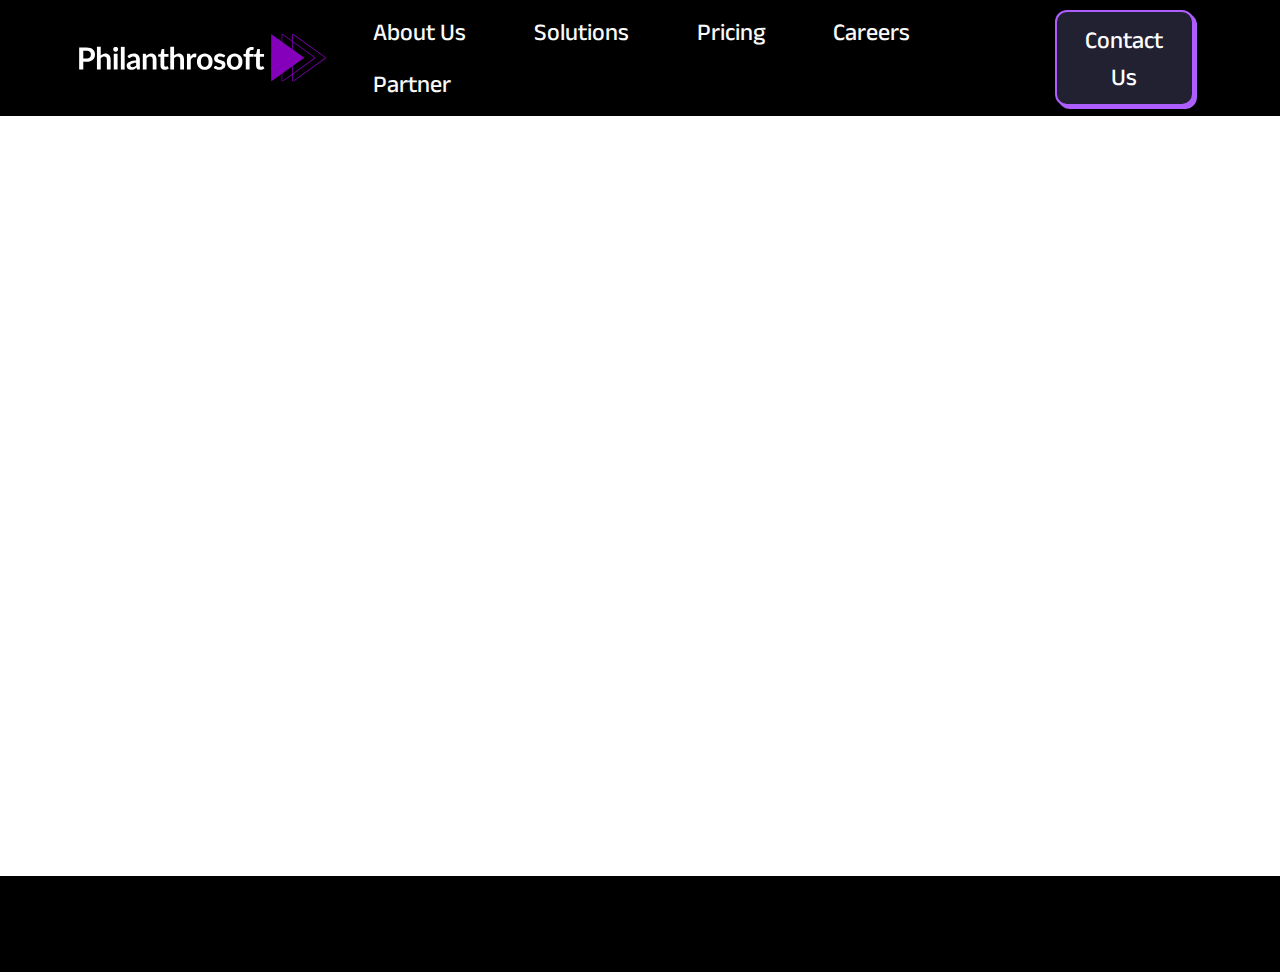
<file: page1.html>
<!DOCTYPE html>
<html  >
<head>
  
  <meta charset="UTF-8">
  <meta http-equiv="X-UA-Compatible" content="IE=edge">
  
  <meta name="viewport" content="width=device-width, initial-scale=1, minimum-scale=1">
  <link rel="shortcut icon" href="assets/images/tetst-.svg" type="image/x-icon">
  <meta name="description" content="">
  
  
  <title>Get In Touch</title>
  <link rel="stylesheet" href="assets/bootstrap/css/bootstrap.min.css">
  <link rel="stylesheet" href="assets/bootstrap/css/bootstrap-grid.min.css">
  <link rel="stylesheet" href="assets/bootstrap/css/bootstrap-reboot.min.css">
  <link rel="stylesheet" href="assets/animatecss/animate.css">
    <link rel="stylesheet" href="assets/popup-overlay-plugin/style.css">
  <link rel="stylesheet" href="assets/dropdown/css/style.css">
  <link rel="stylesheet" href="assets/socicon/css/styles.css">
  <link rel="stylesheet" href="assets/theme/css/style.css">
  <link rel="preload" href="https://fonts.googleapis.com/css?family=Anek+Latin:100,200,300,400,500,600,700,800&display=swap" as="style" onload="this.onload=null;this.rel='stylesheet'">
  <noscript><link rel="stylesheet" href="https://fonts.googleapis.com/css?family=Anek+Latin:100,200,300,400,500,600,700,800&display=swap"></noscript>
  <link rel="preload" as="style" href="assets/mobirise/css/mbr-additional.css"><link rel="stylesheet" href="assets/mobirise/css/mbr-additional.css" type="text/css">

  
  
  

</head>
<body>
  
  <section data-bs-version="5.1" class="menu menu1 bootcampm5 cid-taHRfbmdPD" once="menu" id="amenu1-b">
    

    <nav class="navbar navbar-dropdown navbar-fixed-top navbar-expand-lg">
        <div class="container">
            <div class="navbar-brand">
                <span class="navbar-logo">
                    <a href="index.html">
                        <img src="assets/images/philanthro-soft-pfhf.svg" alt="" style="height: 3.9rem;">
                    </a>
                </span>
                
            </div>
            <button class="navbar-toggler" type="button" data-toggle="collapse" data-bs-toggle="collapse" data-target="#navbarSupportedContent" data-bs-target="#navbarSupportedContent" aria-controls="navbarNavAltMarkup" aria-expanded="false" aria-label="Toggle navigation">
                <div class="hamburger">
                    <span></span>
                    <span></span>
                    <span></span>
                    <span></span>
                </div>
            </button>
            <div class="collapse navbar-collapse" id="navbarSupportedContent">
                <ul class="navbar-nav nav-dropdown" data-app-modern-menu="true"><li class="nav-item"><a class="nav-link link text-white text-primary display-4" href="page2.html">About Us</a>
                    </li><li class="nav-item"><a class="nav-link link text-white text-primary display-4" href="page3.html" aria-expanded="false">Solutions</a></li>
                    
                    <li class="nav-item"><a class="nav-link link text-white text-primary display-4" href="page6.html">Pricing</a>
                    </li><li class="nav-item"><a class="nav-link link text-white text-primary display-4" href="page5.html">Careers</a></li><li class="nav-item"><a class="nav-link link text-white text-primary display-4" href="page4.html">Partner</a></li></ul>
                
                <div class="navbar-buttons mbr-section-btn"><a class="btn btn-black display-4" href="page1.html">Contact Us</a></div>
            </div>
        </div>
    </nav>
</section>

<div id="custom-html-d"><!-- Type valid HTML here -->

<iframe width="640px" height="780px" src="https://forms.office.com/r/978chirWFg?embed=true" frameborder="0" marginwidth="0" marginheight="0" style="border: none; max-width:100%; max-height:100vh" allowfullscreen="" webkitallowfullscreen="" mozallowfullscreen="" msallowfullscreen=""> </iframe></div>

<section data-bs-version="5.1" class="footer2 bootcampm5 cid-taI1vrEVAM" once="footers" id="afooter2-c">

    

    

    <div class="container">
        <div class="media-container-row align-center mbr-white">
            <div class="col-12">
                <p class="mbr-text mb-0 mbr-fonts-style align-center display-4">
                    © Copyright 2025 Philanthrosoft&nbsp; - All Rights Reserved
                </p>
            </div>
        </div>
    </div>
</section>


<script src="assets/bootstrap/js/bootstrap.bundle.min.js"></script>
  <script src="assets/smoothscroll/smooth-scroll.js"></script>
  <script src="assets/ytplayer/index.js"></script>
      <script src="assets/dropdown/js/navbar-dropdown.js"></script>
  <script src="assets/theme/js/script.js"></script>
  
  
  
  <input name="animation" type="hidden">
  
</body>
</html>
</file>
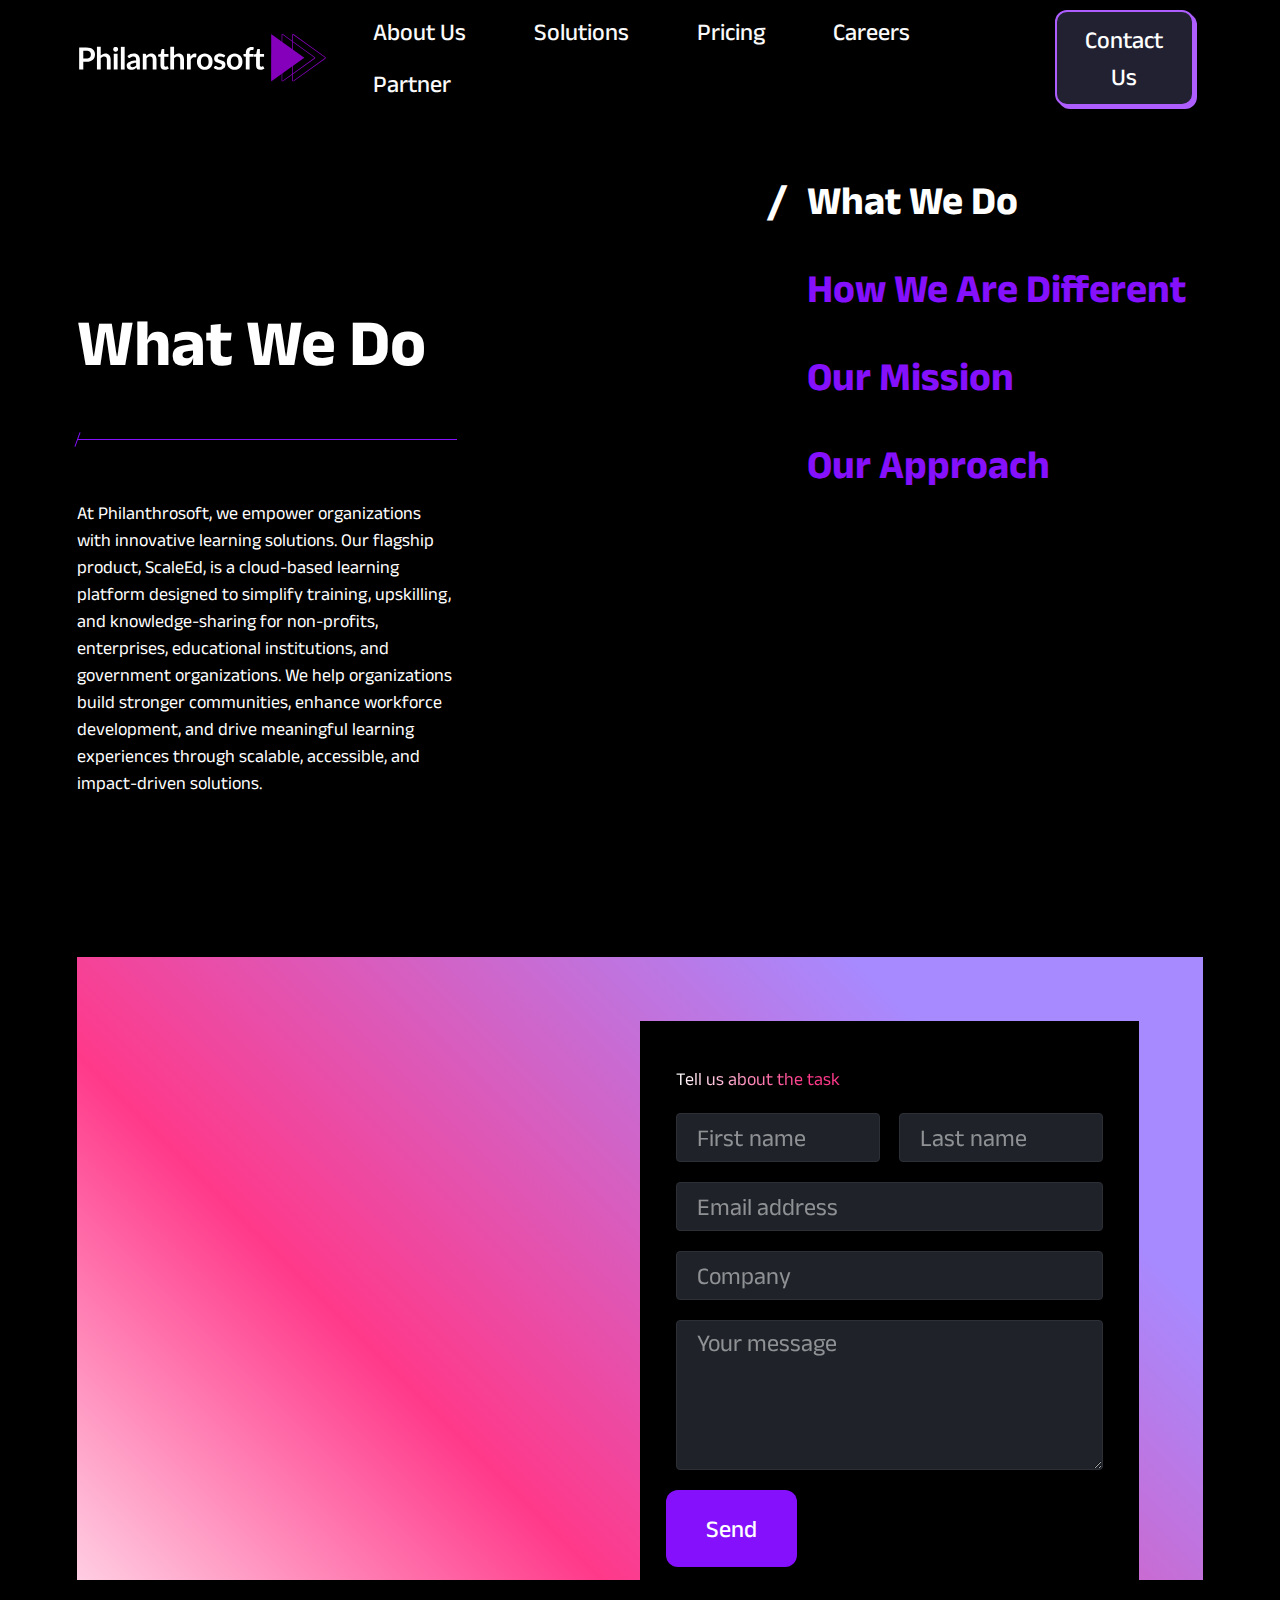
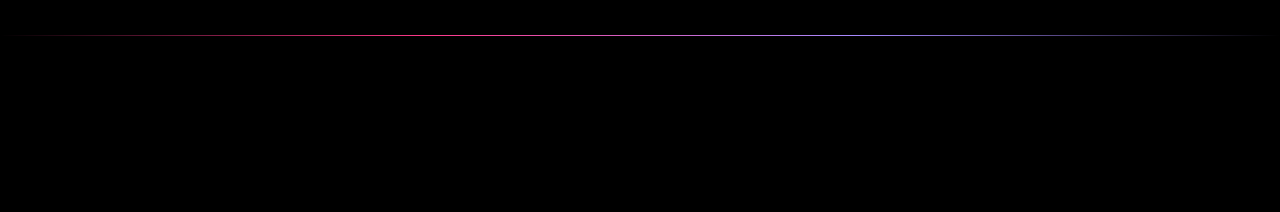
<file: page2.html>
<!DOCTYPE html>
<html  >
<head>
  
  <meta charset="UTF-8">
  <meta http-equiv="X-UA-Compatible" content="IE=edge">
  
  <meta name="viewport" content="width=device-width, initial-scale=1, minimum-scale=1">
  <link rel="shortcut icon" href="assets/images/tetst-.svg" type="image/x-icon">
  <meta name="description" content="">
  
  
  <title>About Us</title>
  <link rel="stylesheet" href="assets/bootstrap/css/bootstrap.min.css">
  <link rel="stylesheet" href="assets/bootstrap/css/bootstrap-grid.min.css">
  <link rel="stylesheet" href="assets/bootstrap/css/bootstrap-reboot.min.css">
  <link rel="stylesheet" href="assets/animatecss/animate.css">
    <link rel="stylesheet" href="assets/popup-overlay-plugin/style.css">
  <link rel="stylesheet" href="assets/dropdown/css/style.css">
  <link rel="stylesheet" href="assets/socicon/css/styles.css">
  <link rel="stylesheet" href="assets/theme/css/style.css">
  <link rel="stylesheet" href="assets/recaptcha.css">
  <link rel="preload" href="https://fonts.googleapis.com/css?family=Anek+Latin:100,200,300,400,500,600,700,800&display=swap" as="style" onload="this.onload=null;this.rel='stylesheet'">
  <noscript><link rel="stylesheet" href="https://fonts.googleapis.com/css?family=Anek+Latin:100,200,300,400,500,600,700,800&display=swap"></noscript>
  <link rel="preload" as="style" href="assets/mobirise/css/mbr-additional.css"><link rel="stylesheet" href="assets/mobirise/css/mbr-additional.css" type="text/css">

  
  
  

</head>
<body>
  
  <section data-bs-version="5.1" class="menu menu1 bootcampm5 cid-taHRfbmdPD" once="menu" id="amenu1-e">
    

    <nav class="navbar navbar-dropdown navbar-fixed-top navbar-expand-lg">
        <div class="container">
            <div class="navbar-brand">
                <span class="navbar-logo">
                    <a href="index.html">
                        <img src="assets/images/philanthro-soft-pfhf.svg" alt="" style="height: 3.9rem;">
                    </a>
                </span>
                
            </div>
            <button class="navbar-toggler" type="button" data-toggle="collapse" data-bs-toggle="collapse" data-target="#navbarSupportedContent" data-bs-target="#navbarSupportedContent" aria-controls="navbarNavAltMarkup" aria-expanded="false" aria-label="Toggle navigation">
                <div class="hamburger">
                    <span></span>
                    <span></span>
                    <span></span>
                    <span></span>
                </div>
            </button>
            <div class="collapse navbar-collapse" id="navbarSupportedContent">
                <ul class="navbar-nav nav-dropdown" data-app-modern-menu="true"><li class="nav-item"><a class="nav-link link text-white text-primary display-4" href="page2.html">About Us</a>
                    </li><li class="nav-item"><a class="nav-link link text-white text-primary display-4" href="page3.html" aria-expanded="false">Solutions</a></li>
                    
                    <li class="nav-item"><a class="nav-link link text-white text-primary display-4" href="page6.html">Pricing</a>
                    </li><li class="nav-item"><a class="nav-link link text-white text-primary display-4" href="page5.html">Careers</a></li><li class="nav-item"><a class="nav-link link text-white text-primary display-4" href="page4.html">Partner</a></li></ul>
                
                <div class="navbar-buttons mbr-section-btn"><a class="btn btn-black display-4" href="page1.html">Contact Us</a></div>
            </div>
        </div>
    </nav>
</section>

<section data-bs-version="5.1" class="tabs01 trustm5 cid-uG1ebWmjqW" id="tabs01-24">
    

    
    

    <div class="container">
        <div class="row">
            <div class="col-12 col-lg-5">
                <div class="tab-content">
                    <div id="tab1" class="tab-pane in active" role="tabpanel">
                        <div class="content-wrap">
                            <div class="image-wrapper">
                                <img src="assets/images/1.webp" alt="">
                            </div>
                            <h4 class="item-title mbr-fonts-style display-2"><strong>What We Do</strong></h4>
                            <div class="border-wrap"></div>
                            <p class="item-text mbr-fonts-style display-7">
                                At Philanthrosoft, we empower organizations with innovative learning solutions. Our flagship product, ScaleEd, is a cloud-based learning platform designed to simplify training, upskilling, and knowledge-sharing for non-profits, enterprises, educational institutions, and government organizations. We help organizations build stronger communities, enhance workforce development, and drive meaningful learning experiences through scalable, accessible, and impact-driven solutions.
                            </p>
                        </div>
                    </div>
                    <div id="tab2" class="tab-pane" role="tabpanel">
                        <div class="content-wrap">
                            <div class="image-wrapper">
                                <img src="assets/images/2.webp" alt="">
                            </div>
                            <h4 class="item-title mbr-fonts-style display-2"><strong>How We Are Different</strong></h4>
                            <div class="border-wrap"></div>
                            <p class="item-text mbr-fonts-style display-7">
                                We believe learning should be accessible, inclusive, and purpose-driven. Unlike traditional learning platforms, ScaleEd is built with a community-first approach, ensuring learning reaches every individual—whether in a corporate office, a remote village, or a government training center. With our cost-effective, adaptable, and engagement-focused platform, we make training easy, scalable, and impactful.
                            </p>
                        </div>
                    </div>
                    <div id="tab3" class="tab-pane" role="tabpanel">
                        <div class="content-wrap">
                            <div class="image-wrapper">
                                <img src="assets/images/3.webp" alt="">
                            </div>
                            <h4 class="item-title mbr-fonts-style display-2"><strong>Our Mission</strong></h4>
                            <div class="border-wrap"></div>
                            <p class="item-text mbr-fonts-style display-7">
                                To empower non-profits and organizations with innovative, accessible, and scalable learning solutions that enable them to train, educate, and develop individuals effectively. We strive to make learning more impactful and transformative for organizations working towards social good.
                            </p>
                        </div>
                    </div>
                    <div id="tab4" class="tab-pane" role="tabpanel">
                        <div class="content-wrap">
                            <div class="image-wrapper">
                                <img src="assets/images/4.webp" alt="">
                            </div>
                            <h4 class="item-title mbr-fonts-style display-2"><strong>Our Approach</strong></h4>
                            <div class="border-wrap"></div>
                            <p class="item-text mbr-fonts-style display-7">We combine technology, innovation, and human-centric design to create learning solutions that are scalable, flexible, and easy to use. Our approach is:<br>Community-Centric – We focus on learning that connects people and drives collective growth.<br>Empowering Non-Profits – Helping mission-driven organizations amplify their impact through better learning.<br><br>Accessible &amp; Inclusive – Ensuring training is available to all, regardless of location or background.<br>Impact-Driven – We measure success through real-world learning outcomes and organizational growth.<br>Scalable &amp; Future-Ready – Designed to evolve with the changing needs of organizations and learners.</p>
                        </div>
                    </div>
                    
                    
                    
                    
                </div>
            </div>
            <div class="col-12 col-lg-6">
                <div class="tabs-wrapper">
                    <ul class="nav nav-tabs" role="tablist">
                        <li class="nav-item first mbr-fonts-style"><a class="nav-link show active display-5" role="tab" data-toggle="tab" data-bs-toggle="tab" href="#tabs01-24_tab0" aria-selected="true">
                                <strong>What We Do</strong>
                            </a></li>
                        <li class="nav-item"><a class="nav-link mbr-fonts-style active display-5" role="tab" data-toggle="tab" data-bs-toggle="tab" href="#tabs01-24_tab1" aria-selected="true">
                                <strong>How We Are Different</strong>
                            </a></li>
                        <li class="nav-item"><a class="nav-link mbr-fonts-style active display-5" role="tab" data-toggle="tab" data-bs-toggle="tab" href="#tabs01-24_tab2" aria-selected="true">
                                <strong>Our Mission</strong>
                            </a></li>
                        <li class="nav-item"><a class="nav-link mbr-fonts-style active display-5" role="tab" data-toggle="tab" data-bs-toggle="tab" href="#tabs01-24_tab3" aria-selected="true">
                                <strong>Our Approach</strong>
                            </a></li>
                        
                        
                        
                        
                    </ul>
                </div>
            </div>
        </div>
    </div>
</section>

<section data-bs-version="5.1" class="form01 emblemm5 cid-uFVsdS4zhE" id="form01-1h">
    

    
    

    <div class="container">
        <div class="row">
            <div class="col-12">
                <div class="card-wrapper">
                    <div class="title-wrapper">
                        <h2 class="mbr-title mbr-fonts-style display-2"><strong>Get in touch today&nbsp;</strong></h2>
                        <p class="mbr-text mbr-fonts-style display-4">To explore how Philanthrosoft can support your digital transformation journey.
                        </p>
                    </div>
                    <div class="mbr-form form-wrapper" data-form-type="formoid">
                        <form action="https://mobirise.eu/" method="POST" class="mbr-form form-with-styler" data-form-title="Form Name"><input type="hidden" name="email" data-form-email="true" value="miBRiYuluMwk/CHh2ezXPs4N3TLNi6pcGvh8l+t308cKCqn0vQuyWXKDeL2F1skazl3EGHS7uU05iey7WfXm1u7hJ6BfwIoxzP92j4RtnSdTAlQB4GUrQaD8p8+qPDqi.LF6DkDL+DcXAa9xwetIc2xaVN3IHwAdMoQ/aEYjNk0HV8iY53Ch8cAZh/p4CiuOnpqpNxB8s1e7BDUi95YhatDYHpFZNWF0SoW2vEKo2j9YYNMZhKUp7EdXnKZx1oZjg">
                            <div class="row">
                                <div hidden="hidden" data-form-alert="" class="alert alert-success col-12">Thank you for reaching we will get back you soon !</div>
                                <div hidden="hidden" data-form-alert-danger="" class="alert alert-danger col-12"> Oops...!
                                    some problem!
                                </div>
                            </div>
                            <div class="dragArea row">
                                <div class="col-lg-12 col-md-12 col-sm-12">
                                    <h5 class="mbr-fonts-style display-7">Tell us about the task</h5>
                                </div>
                                <div class="col-lg-6 col-md-12 col-sm-12 form-group mb-3" data-for="text">
                                    <input type="text" name="text" placeholder="First name" data-form-field="text" class="form-control display-7" value="" id="text-form01-1h">
                                </div>
                                <div data-for="text1" class="col-lg-6 col-md-12 col-sm-12 form-group mb-3">
                                    <input type="text" name="text1" placeholder="Last name" data-form-field="text1" class="form-control display-7" value="" id="text1-form01-1h">
                                </div>
                                <div data-for="email" class="col-lg-12 col-md-12 col-sm-12 form-group mb-3 mb-3 mb-3 mb-3 " style="">
                                    <input type="email" name="email" placeholder="Email address" data-form-field="email" class="form-control display-4" value="" id="email-form01-1h">
                                </div>
                                <div class="col-lg-12 col-md-12 col-sm-12 form-group mb-3 mb-3 mb-3" data-for="text2">
                                    <input type="text" name="text2" placeholder="Company" data-form-field="text1" class="form-control display-4" value="" id="text2-form01-1h">
                                </div>
                                <div class="col-lg-12 col-md-12 col-sm-12 form-group mb-3" data-for="textarea">
                                    <textarea name="textarea" placeholder="Your message " data-form-field="textarea" class="form-control display-7" id="textarea-form01-1h"></textarea>
                                </div>
                                <div class="col mbr-section-btn"><button type="submit" class="btn btn-secondary display-4">Send</button></div>
                            </div>
                        </form>
                    </div>
                </div>
            </div>
        </div>
    </div>
</section>

<section data-bs-version="5.1" class="footer2 bootcampm5 cid-taI1vrEVAM" once="footers" id="afooter2-f">

    

    

    <div class="container">
        <div class="media-container-row align-center mbr-white">
            <div class="col-12">
                <p class="mbr-text mb-0 mbr-fonts-style align-center display-4">
                    © Copyright 2025 Philanthrosoft&nbsp; - All Rights Reserved
                </p>
            </div>
        </div>
    </div>
</section>


<script src="assets/bootstrap/js/bootstrap.bundle.min.js"></script>
  <script src="assets/smoothscroll/smooth-scroll.js"></script>
  <script src="assets/ytplayer/index.js"></script>
      <script src="assets/dropdown/js/navbar-dropdown.js"></script>
  <script src="assets/mbr-tabs/mbr-tabs.js"></script>
  <script src="assets/theme/js/script.js"></script>
  <script src="assets/formoid.min.js"></script>
  
  
  
  <input name="animation" type="hidden">
  
</body>
</html>
</file>
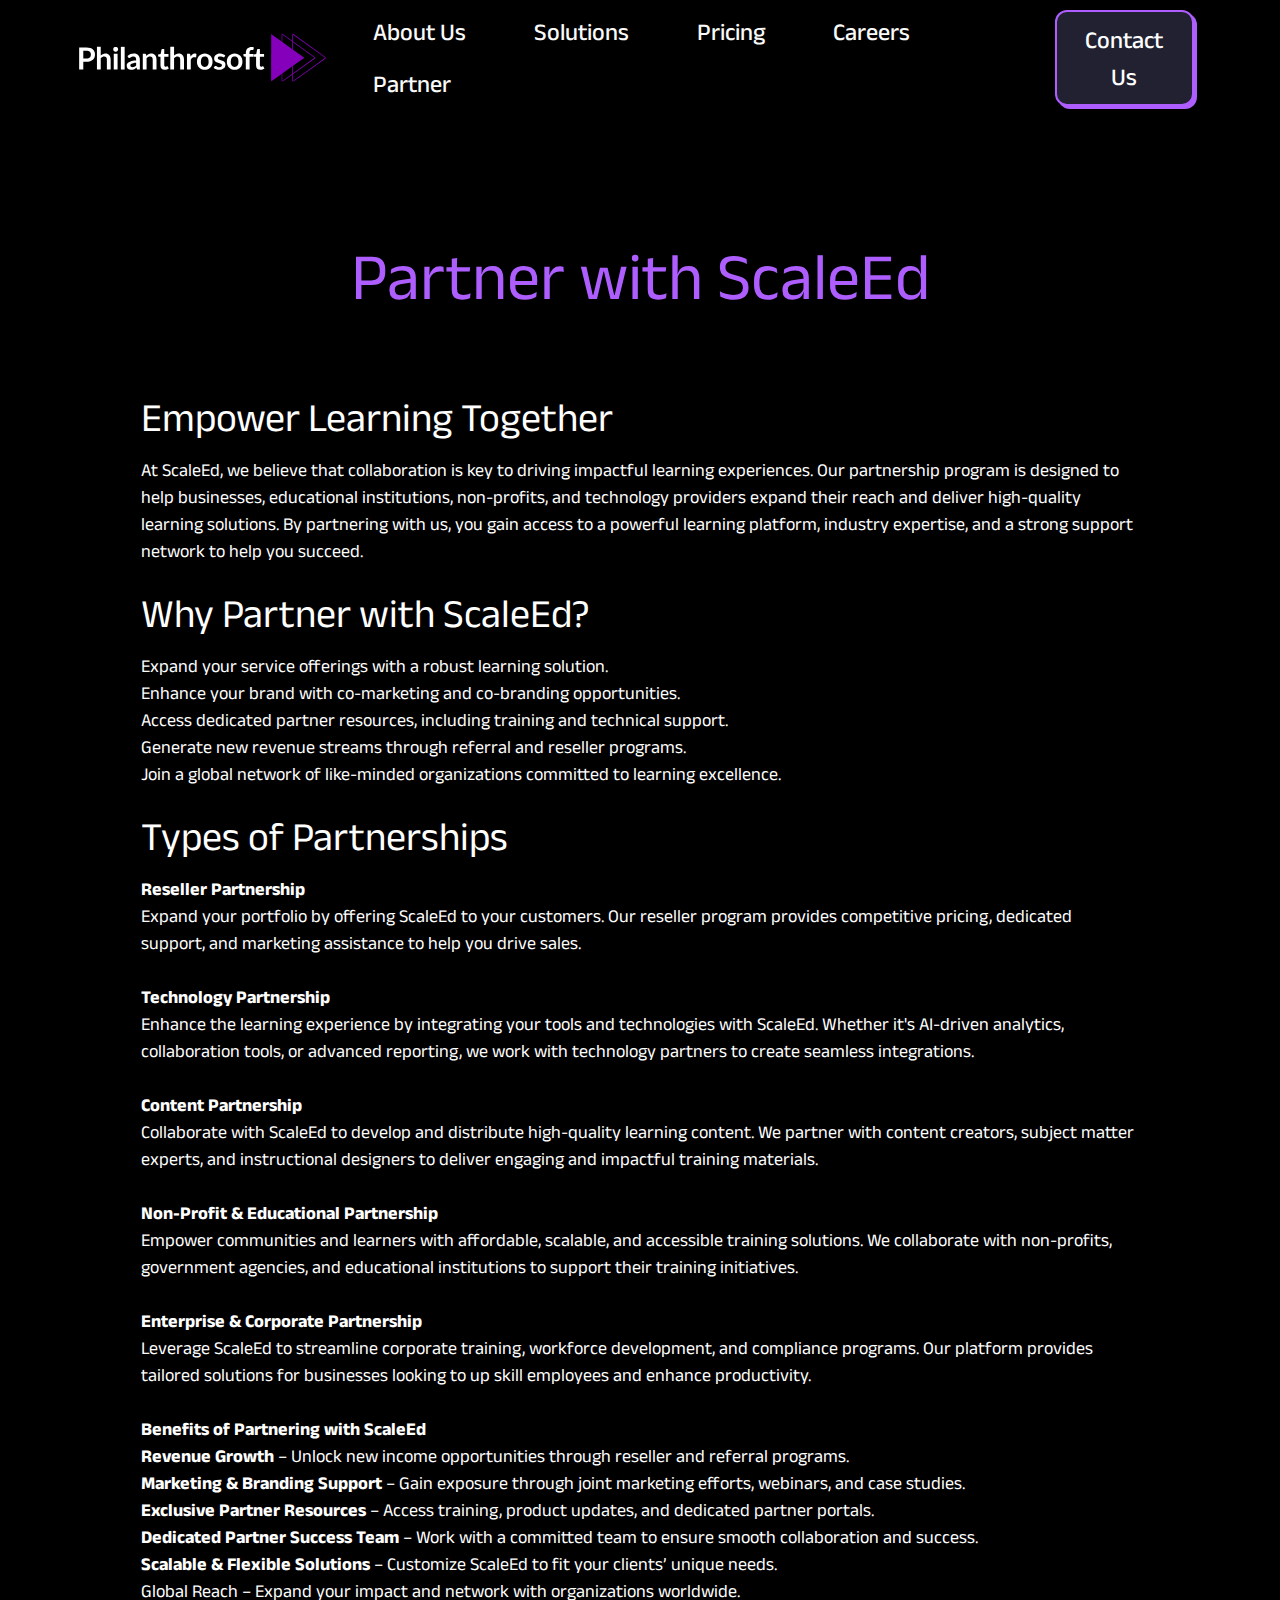
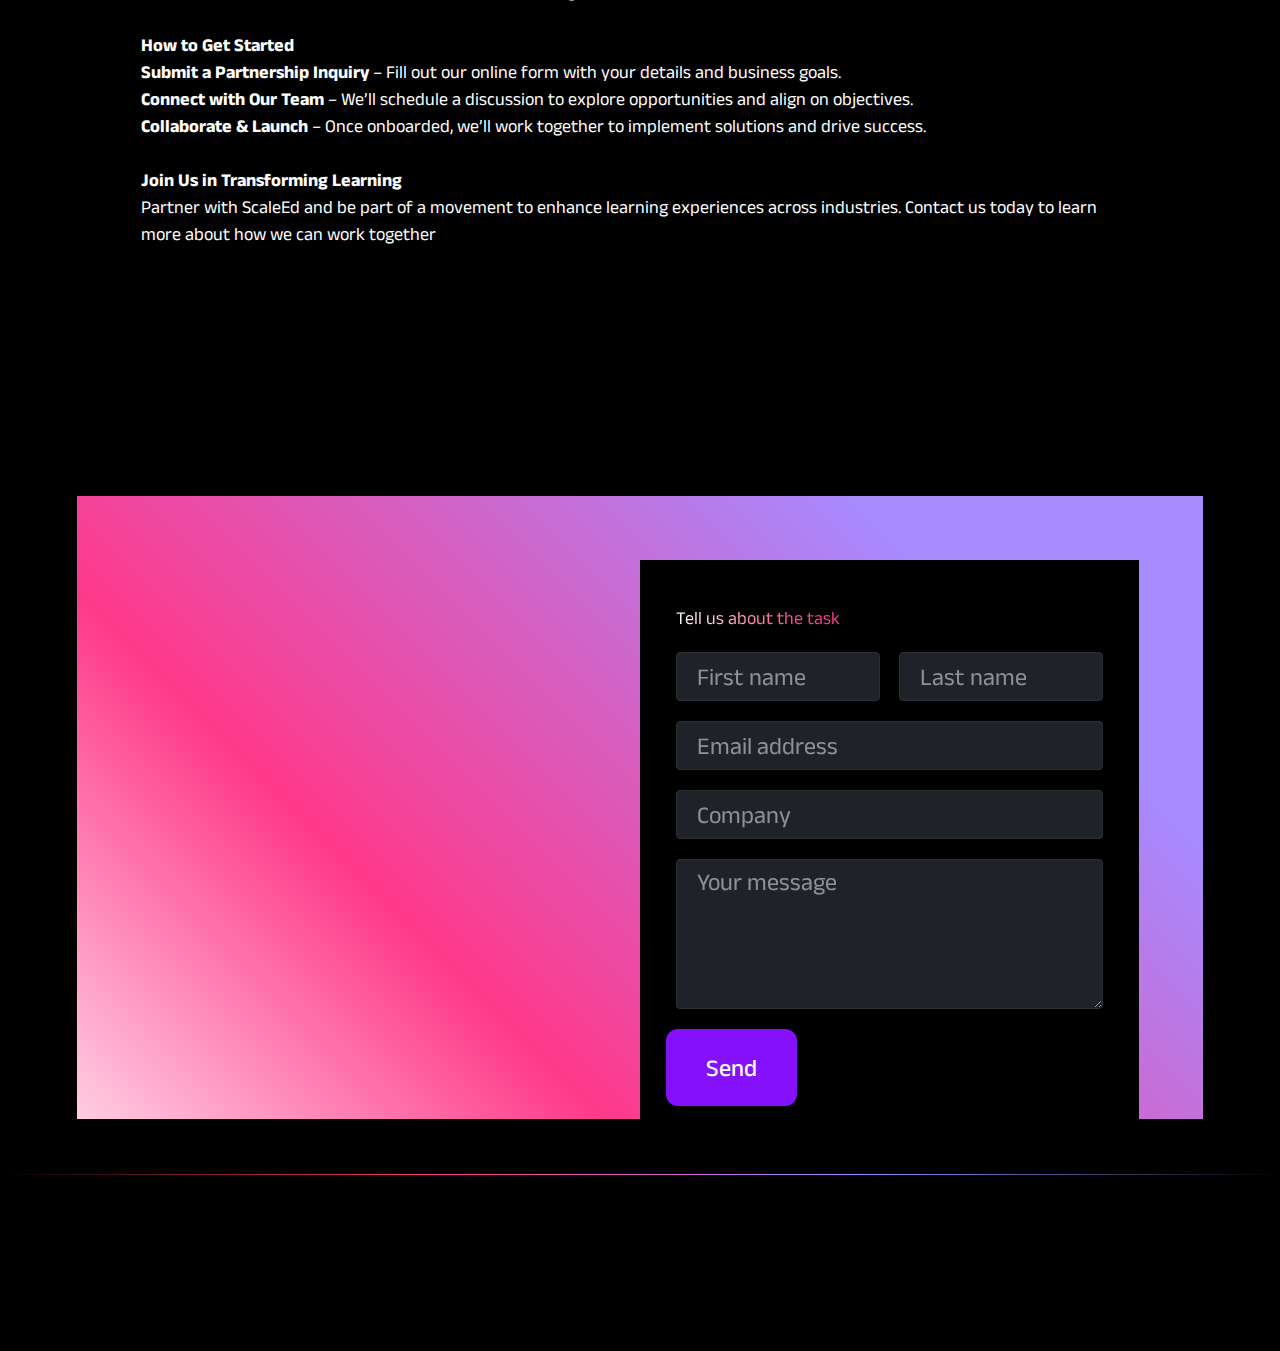
<file: page4.html>
<!DOCTYPE html>
<html  >
<head>
  
  <meta charset="UTF-8">
  <meta http-equiv="X-UA-Compatible" content="IE=edge">
  
  <meta name="viewport" content="width=device-width, initial-scale=1, minimum-scale=1">
  <link rel="shortcut icon" href="assets/images/tetst-.svg" type="image/x-icon">
  <meta name="description" content="">
  
  
  <title>Partner</title>
  <link rel="stylesheet" href="assets/bootstrap/css/bootstrap.min.css">
  <link rel="stylesheet" href="assets/bootstrap/css/bootstrap-grid.min.css">
  <link rel="stylesheet" href="assets/bootstrap/css/bootstrap-reboot.min.css">
  <link rel="stylesheet" href="assets/animatecss/animate.css">
    <link rel="stylesheet" href="assets/popup-overlay-plugin/style.css">
  <link rel="stylesheet" href="assets/dropdown/css/style.css">
  <link rel="stylesheet" href="assets/socicon/css/styles.css">
  <link rel="stylesheet" href="assets/theme/css/style.css">
  <link rel="stylesheet" href="assets/recaptcha.css">
  <link rel="preload" href="https://fonts.googleapis.com/css?family=Anek+Latin:100,200,300,400,500,600,700,800&display=swap" as="style" onload="this.onload=null;this.rel='stylesheet'">
  <noscript><link rel="stylesheet" href="https://fonts.googleapis.com/css?family=Anek+Latin:100,200,300,400,500,600,700,800&display=swap"></noscript>
  <link rel="preload" as="style" href="assets/mobirise/css/mbr-additional.css"><link rel="stylesheet" href="assets/mobirise/css/mbr-additional.css" type="text/css">

  
  
  

</head>
<body>
  
  <section data-bs-version="5.1" class="menu menu1 bootcampm5 cid-taHRfbmdPD" once="menu" id="amenu1-i">
    

    <nav class="navbar navbar-dropdown navbar-fixed-top navbar-expand-lg">
        <div class="container">
            <div class="navbar-brand">
                <span class="navbar-logo">
                    <a href="index.html">
                        <img src="assets/images/philanthro-soft-pfhf.svg" alt="" style="height: 3.9rem;">
                    </a>
                </span>
                
            </div>
            <button class="navbar-toggler" type="button" data-toggle="collapse" data-bs-toggle="collapse" data-target="#navbarSupportedContent" data-bs-target="#navbarSupportedContent" aria-controls="navbarNavAltMarkup" aria-expanded="false" aria-label="Toggle navigation">
                <div class="hamburger">
                    <span></span>
                    <span></span>
                    <span></span>
                    <span></span>
                </div>
            </button>
            <div class="collapse navbar-collapse" id="navbarSupportedContent">
                <ul class="navbar-nav nav-dropdown" data-app-modern-menu="true"><li class="nav-item"><a class="nav-link link text-white text-primary display-4" href="page2.html">About Us</a>
                    </li><li class="nav-item"><a class="nav-link link text-white text-primary display-4" href="page3.html" aria-expanded="false">Solutions</a></li>
                    
                    <li class="nav-item"><a class="nav-link link text-white text-primary display-4" href="page6.html">Pricing</a>
                    </li><li class="nav-item"><a class="nav-link link text-white text-primary display-4" href="page5.html">Careers</a></li><li class="nav-item"><a class="nav-link link text-white text-primary display-4" href="page4.html">Partner</a></li></ul>
                
                <div class="navbar-buttons mbr-section-btn"><a class="btn btn-black display-4" href="page1.html">Contact Us</a></div>
            </div>
        </div>
    </nav>
</section>

<section data-bs-version="5.1" class="article2 bootcampm5 cid-uG1gYzZjVn" id="aarticle2-2a">

    

    
    
    <div class="container">
        <div class="row justify-content-center">
            <div class="col-12 col-lg-12">
                <div class="content-wrapper">
                    <h2 class="mbr-section-title mbr-fonts-style align-center mbr-white display-2">Partner with ScaleEd</h2>
                    <div class="item features-without-image">
                        <div class="item-wrapper">
                            <h3 class="mbr-section-subtitle mbr-fonts-style mbr-white mb-0 display-5">Empower Learning Together</h3>
                            <p class="mbr-text mbr-white mbr-fonts-style display-7">
                                At ScaleEd, we believe that collaboration is key to driving impactful learning experiences. Our partnership program is designed to help businesses, educational institutions, non-profits, and technology providers expand their reach and deliver high-quality learning solutions. By partnering with us, you gain access to a powerful learning platform, industry expertise, and a strong support network to help you succeed.
                            </p>
                        </div>
                    </div>
                    <div class="item features-without-image">
                        <div class="item-wrapper">
                            <h3 class="mbr-section-subtitle mbr-fonts-style mbr-white mb-0 display-5">Why Partner with ScaleEd?</h3>
                            <p class="mbr-text mbr-white mbr-fonts-style display-7">Expand your service offerings with a robust learning solution.<br>Enhance your brand with co-marketing and co-branding opportunities.<br>Access dedicated partner resources, including training and technical support.<br>Generate new revenue streams through referral and reseller programs.<br>Join a global network of like-minded organizations committed to learning excellence.</p>
                        </div>
                    </div>
                    <div class="item features-without-image">
                        <div class="item-wrapper">
                            <h3 class="mbr-section-subtitle mbr-fonts-style mbr-white mb-0 display-5">Types of Partnerships</h3>
                            <p class="mbr-text mbr-white mbr-fonts-style display-7"><strong>Reseller Partnership</strong><br>Expand your portfolio by offering ScaleEd to your customers. Our reseller program provides competitive pricing, dedicated support, and marketing assistance to help you drive sales.<br><br><strong>Technology Partnership</strong><br>Enhance the learning experience by integrating your tools and technologies with ScaleEd. Whether it's AI-driven analytics, collaboration tools, or advanced reporting, we work with technology partners to create seamless integrations.<br><br><strong>Content Partnership</strong><br>Collaborate with ScaleEd to develop and distribute high-quality learning content. We partner with content creators, subject matter experts, and instructional designers to deliver engaging and impactful training materials.<br><strong><br>Non-Profit &amp; Educational Partnership</strong><br>Empower communities and learners with affordable, scalable, and accessible training solutions. We collaborate with non-profits, government agencies, and educational institutions to support their training initiatives.<br><br><strong>Enterprise &amp; Corporate Partnership</strong><br>Leverage ScaleEd to streamline corporate training, workforce development, and compliance programs. Our platform provides tailored solutions for businesses looking to up skill employees and enhance productivity.<br><br><strong>Benefits of Partnering with ScaleEd<br>Revenue Growth</strong> – Unlock new income opportunities through reseller and referral programs.<br><strong>Marketing &amp; Branding Support</strong> – Gain exposure through joint marketing efforts, webinars, and case studies.<br><strong>Exclusive Partner Resources</strong> – Access training, product updates, and dedicated partner portals.<br><strong>Dedicated Partner Success Team</strong> – Work with a committed team to ensure smooth collaboration and success.<br><strong>Scalable &amp; Flexible Solutions</strong> – Customize ScaleEd to fit your clients’ unique needs.<br>Global Reach – Expand your impact and network with organizations worldwide.<br><br><strong>How to Get Started<br>Submit a Partnership Inquiry</strong> – Fill out our online form with your details and business goals.<br><strong>Connect with Our Team</strong> – We’ll schedule a discussion to explore opportunities and align on objectives.<br><strong>Collaborate &amp; Launch</strong> – Once onboarded, we’ll work together to implement solutions and drive success.<br><br><strong>Join Us in Transforming Learning</strong><br>Partner with ScaleEd and be part of a movement to enhance learning experiences across industries. Contact us today to learn more about how we can work together<br></p>
                        </div>
                    </div>
                </div>
            </div>
        </div>
    </div>
</section>

<section data-bs-version="5.1" class="form01 emblemm5 cid-uFVs8kb0NY" id="form01-1f">
    

    
    

    <div class="container">
        <div class="row">
            <div class="col-12">
                <div class="card-wrapper">
                    <div class="title-wrapper">
                        <h2 class="mbr-title mbr-fonts-style display-2"><strong>Get in touch today&nbsp;</strong></h2>
                        <p class="mbr-text mbr-fonts-style display-4">To explore how Philanthrosoft can support your digital transformation journey.
                        </p>
                    </div>
                    <div class="mbr-form form-wrapper" data-form-type="formoid">
                        <form action="https://mobirise.eu/" method="POST" class="mbr-form form-with-styler" data-form-title="Form Name"><input type="hidden" name="email" data-form-email="true" value="UEMSKRcTTDBoBjDJm34SxWcifc6Gx0DPgh6zgVD4bUVT/fS1KWditKGU2a29UUTKc04hP151NjOWbdFdqDwf3SXWYpy3E7hXlmr97LID/AsfTYvgxWUCI3oPuFmuHshc.A/LQKRbVCAq3/x8m+JFg/WqHciB2Bd1nSPqB34FVkNdgy5/voTfb0/mjdOcWuWPK144UKrhAAWFiQFyQNxSc3ESup9diI/5lgmIqe6ir848hbIbypCuu6GYPNC/8i+T2">
                            <div class="row">
                                <div hidden="hidden" data-form-alert="" class="alert alert-success col-12">Thank you for reaching we will get back you soon !</div>
                                <div hidden="hidden" data-form-alert-danger="" class="alert alert-danger col-12"> Oops...!
                                    some problem!
                                </div>
                            </div>
                            <div class="dragArea row">
                                <div class="col-lg-12 col-md-12 col-sm-12">
                                    <h5 class="mbr-fonts-style display-7">Tell us about the task</h5>
                                </div>
                                <div class="col-lg-6 col-md-12 col-sm-12 form-group mb-3" data-for="text">
                                    <input type="text" name="text" placeholder="First name" data-form-field="text" class="form-control display-7" value="" id="text-form01-1f">
                                </div>
                                <div data-for="text1" class="col-lg-6 col-md-12 col-sm-12 form-group mb-3">
                                    <input type="text" name="text1" placeholder="Last name" data-form-field="text1" class="form-control display-7" value="" id="text1-form01-1f">
                                </div>
                                <div data-for="email" class="col-lg-12 col-md-12 col-sm-12 form-group mb-3 mb-3 mb-3 mb-3 " style="">
                                    <input type="email" name="email" placeholder="Email address" data-form-field="email" class="form-control display-4" value="" id="email-form01-1f">
                                </div>
                                <div class="col-lg-12 col-md-12 col-sm-12 form-group mb-3 mb-3 mb-3" data-for="text2">
                                    <input type="text" name="text2" placeholder="Company" data-form-field="text1" class="form-control display-4" value="" id="text2-form01-1f">
                                </div>
                                <div class="col-lg-12 col-md-12 col-sm-12 form-group mb-3" data-for="textarea">
                                    <textarea name="textarea" placeholder="Your message " data-form-field="textarea" class="form-control display-7" id="textarea-form01-1f"></textarea>
                                </div>
                                <div class="col mbr-section-btn">
                                    <button type="submit" class="btn btn-secondary display-4">Send</button>
                                </div>
                            </div>
                        </form>
                    </div>
                </div>
            </div>
        </div>
    </div>
</section>

<section data-bs-version="5.1" class="footer2 bootcampm5 cid-taI1vrEVAM" once="footers" id="afooter2-j">

    

    

    <div class="container">
        <div class="media-container-row align-center mbr-white">
            <div class="col-12">
                <p class="mbr-text mb-0 mbr-fonts-style align-center display-4">
                    © Copyright 2025 Philanthrosoft&nbsp; - All Rights Reserved
                </p>
            </div>
        </div>
    </div>
</section>


<script src="assets/bootstrap/js/bootstrap.bundle.min.js"></script>
  <script src="assets/smoothscroll/smooth-scroll.js"></script>
  <script src="assets/ytplayer/index.js"></script>
      <script src="assets/dropdown/js/navbar-dropdown.js"></script>
  <script src="assets/theme/js/script.js"></script>
  <script src="assets/formoid.min.js"></script>
  
  
  
  <input name="animation" type="hidden">
  
</body>
</html>
</file>
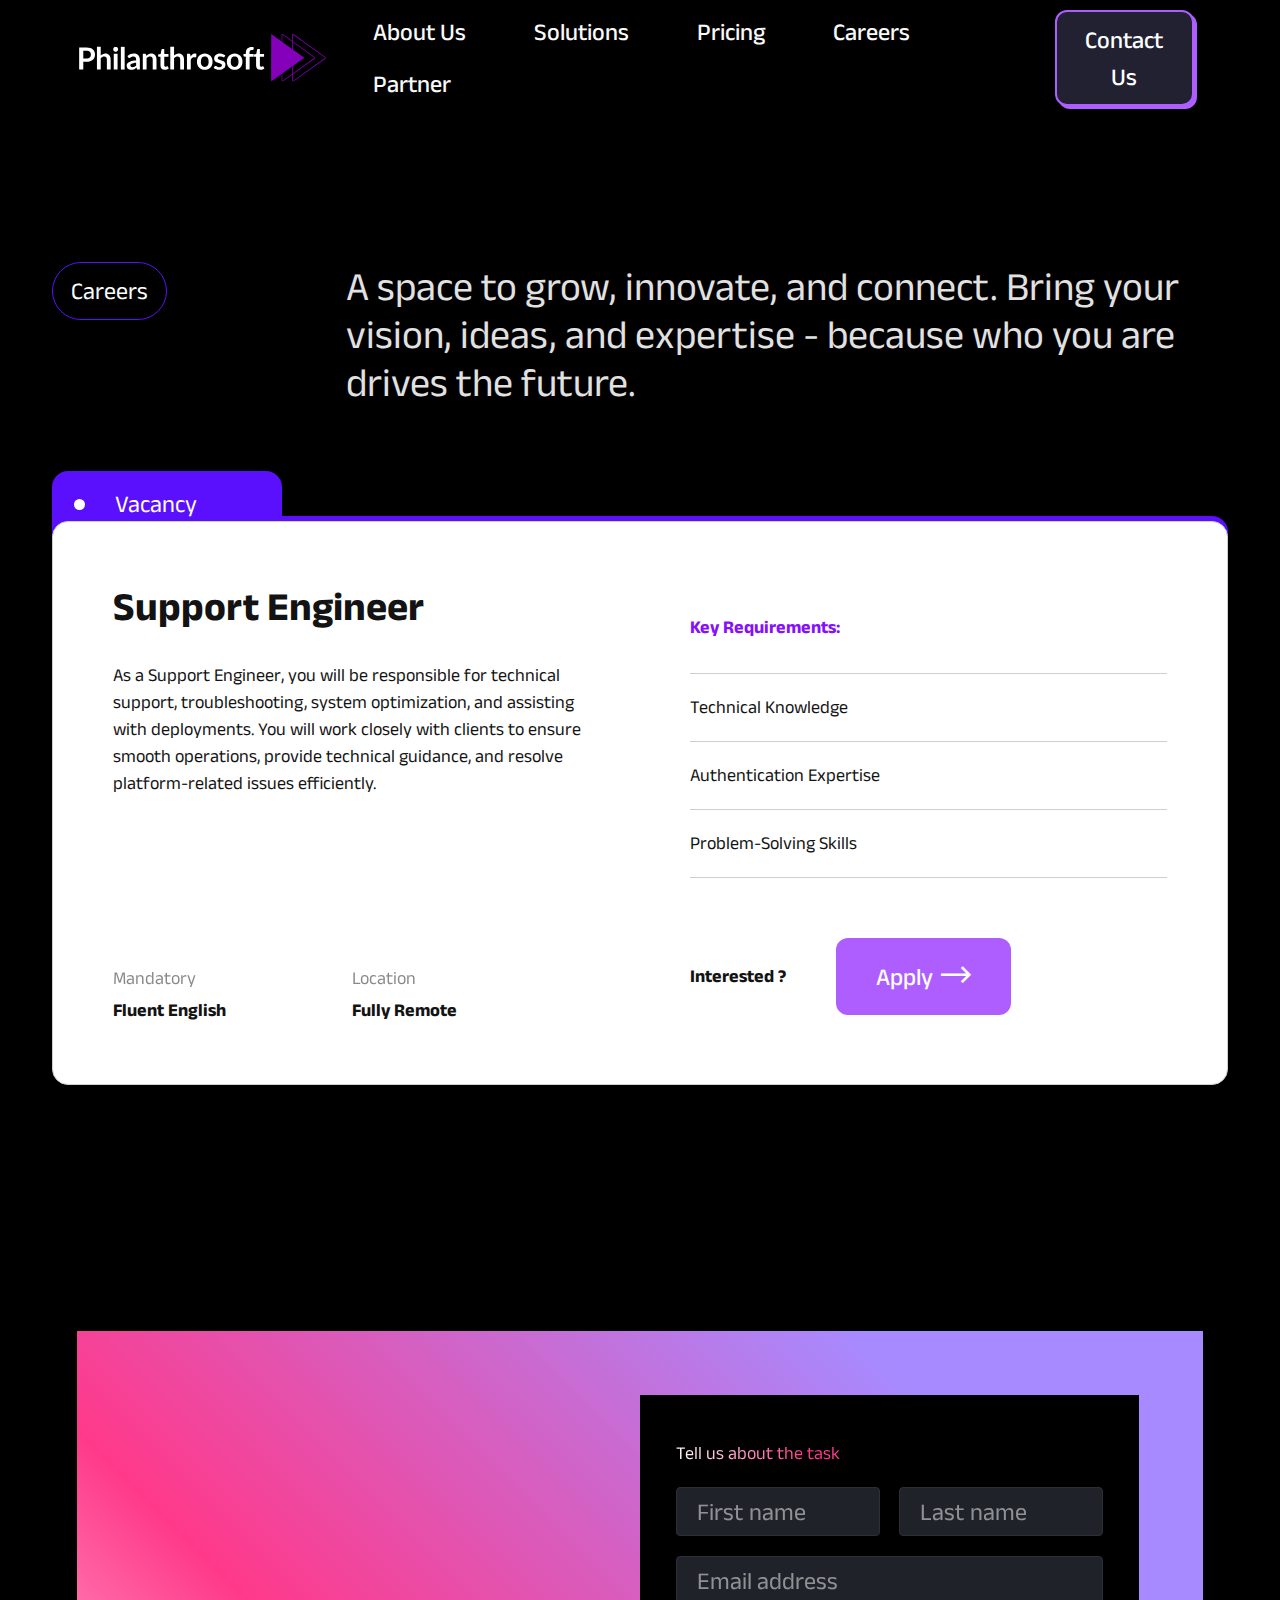
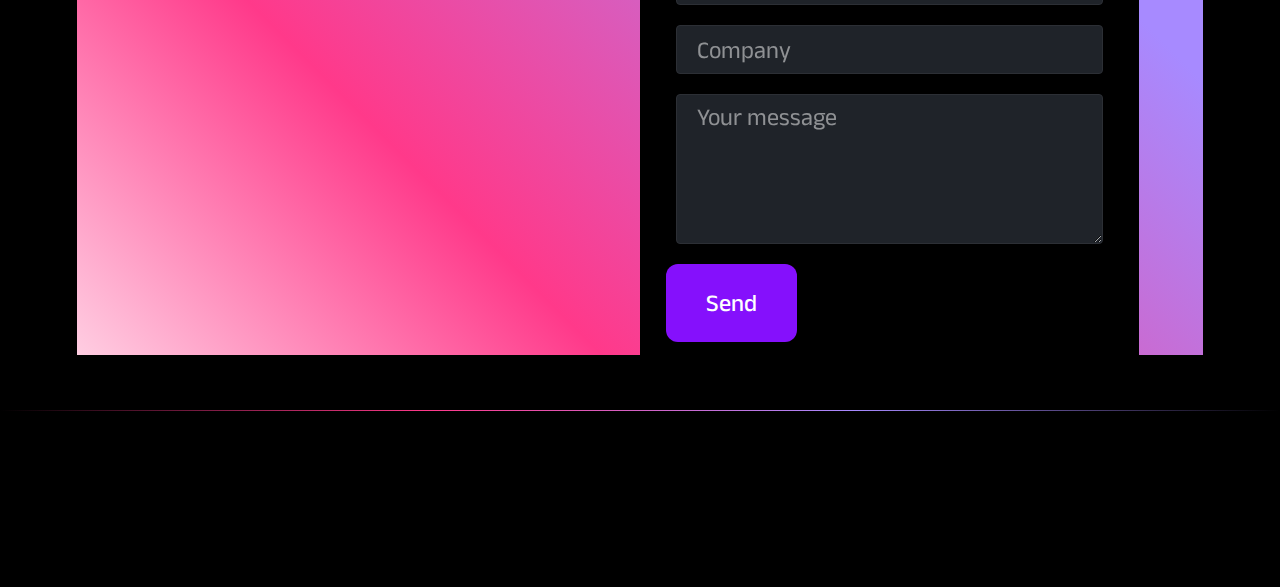
<file: page5.html>
<!DOCTYPE html>
<html  >
<head>
  
  <meta charset="UTF-8">
  <meta http-equiv="X-UA-Compatible" content="IE=edge">
  
  <meta name="viewport" content="width=device-width, initial-scale=1, minimum-scale=1">
  <link rel="shortcut icon" href="assets/images/tetst-.svg" type="image/x-icon">
  <meta name="description" content="">
  
  
  <title>Careers</title>
  <link rel="stylesheet" href="assets/web/assets/mobirise-icons2/mobirise2.css">
  <link rel="stylesheet" href="assets/bootstrap/css/bootstrap.min.css">
  <link rel="stylesheet" href="assets/bootstrap/css/bootstrap-grid.min.css">
  <link rel="stylesheet" href="assets/bootstrap/css/bootstrap-reboot.min.css">
  <link rel="stylesheet" href="assets/animatecss/animate.css">
    <link rel="stylesheet" href="assets/popup-overlay-plugin/style.css">
  <link rel="stylesheet" href="assets/dropdown/css/style.css">
  <link rel="stylesheet" href="assets/socicon/css/styles.css">
  <link rel="stylesheet" href="assets/theme/css/style.css">
  <link rel="stylesheet" href="assets/recaptcha.css">
  <link rel="preload" href="https://fonts.googleapis.com/css?family=Anek+Latin:100,200,300,400,500,600,700,800&display=swap" as="style" onload="this.onload=null;this.rel='stylesheet'">
  <noscript><link rel="stylesheet" href="https://fonts.googleapis.com/css?family=Anek+Latin:100,200,300,400,500,600,700,800&display=swap"></noscript>
  <link rel="preload" as="style" href="assets/mobirise/css/mbr-additional.css"><link rel="stylesheet" href="assets/mobirise/css/mbr-additional.css" type="text/css">

  
  
  

</head>
<body>
  
  <section data-bs-version="5.1" class="menu menu1 bootcampm5 cid-taHRfbmdPD" once="menu" id="amenu1-k">
    

    <nav class="navbar navbar-dropdown navbar-fixed-top navbar-expand-lg">
        <div class="container">
            <div class="navbar-brand">
                <span class="navbar-logo">
                    <a href="index.html">
                        <img src="assets/images/philanthro-soft-pfhf.svg" alt="" style="height: 3.9rem;">
                    </a>
                </span>
                
            </div>
            <button class="navbar-toggler" type="button" data-toggle="collapse" data-bs-toggle="collapse" data-target="#navbarSupportedContent" data-bs-target="#navbarSupportedContent" aria-controls="navbarNavAltMarkup" aria-expanded="false" aria-label="Toggle navigation">
                <div class="hamburger">
                    <span></span>
                    <span></span>
                    <span></span>
                    <span></span>
                </div>
            </button>
            <div class="collapse navbar-collapse" id="navbarSupportedContent">
                <ul class="navbar-nav nav-dropdown" data-app-modern-menu="true"><li class="nav-item"><a class="nav-link link text-white text-primary display-4" href="page2.html">About Us</a>
                    </li><li class="nav-item"><a class="nav-link link text-white text-primary display-4" href="page3.html" aria-expanded="false">Solutions</a></li>
                    
                    <li class="nav-item"><a class="nav-link link text-white text-primary display-4" href="page6.html">Pricing</a>
                    </li><li class="nav-item"><a class="nav-link link text-white text-primary display-4" href="page5.html">Careers</a></li><li class="nav-item"><a class="nav-link link text-white text-primary display-4" href="page4.html">Partner</a></li></ul>
                
                <div class="navbar-buttons mbr-section-btn"><a class="btn btn-black display-4" href="page1.html">Contact Us</a></div>
            </div>
        </div>
    </nav>
</section>

<section data-bs-version="5.1" class="pricing01 agentm5 cid-uFV83a82Fz" id="pricing01-18">
    

    
    

    <div class="container-fluid">
        <div class="row">
            <div class="col-12 col-lg-3 card">
                <div class="desc-wrapper">
                    <p class="mbr-desc mbr-fonts-style display-4">
                        Careers</p>
                </div>
            </div>
            <div class="col-12 col-lg-9 card">
                <div class="title-wrapper">
                    <h2 class="mbr-section-title mbr-fonts-style display-5">A space to grow, innovate, and connect. Bring your vision, ideas, and expertise - because who you are drives the future.</h2>
                </div>
            </div>
            <div class="col-12 card">
                <div class="item features-without-image item-mb">
                    <div class="subtitle-wrapper">
                        <div class="subtitle-wrap">
                            <div class="dot-wrap"></div>
                            <h3 class="mbr-section-subtitle mbr-fonts-style display-4">
                                Vacancy&nbsp;</h3>
                        </div>
                    </div>
                    <div class="item-wrapper">
                        <div class="card-box">
                            <div class="content-wrapper">
                                <div class="title-wrap">
                                    <h4 class="card-title mbr-fonts-style display-5">
                                        <strong>Support Engineer</strong></h4>
                                    <p class="card-text mbr-fonts-style display-7">
                                        As a Support Engineer, you will be responsible for technical support, troubleshooting, system optimization, and assisting with deployments. You will work closely with clients to ensure smooth operations, provide technical guidance, and resolve platform-related issues efficiently.
                                    </p>
                                </div>
                                <div class="desc-wrap">
                                    <div class="item-desc">
                                        <p class="item-card-desc mbr-fonts-style display-7">
                                            Mandatory</p>
                                        <p class="card-desc mbr-fonts-style display-7">
                                            <strong>Fluent English</strong></p>
                                    </div>
                                    <div class="item-desc">
                                        <p class="item-card-desc mbr-fonts-style display-7">
                                            Location</p>
                                        <p class="card-desc mbr-fonts-style display-7">
                                            <strong>Fully Remote</strong></p>
                                    </div>
                                </div>
                            </div>
                            <div class="content-wrapper">
                                <div class="list-wrapper">
                                    <h5 class="list-title mbr-fonts-style display-7"><strong>Key Requirements:</strong>
                                    </h5>
                                    <div class="list-wrap">
                                        <div class="item-list">
                                            
                                            <p class="list-desc mbr-fonts-style display-7">
                                                Technical Knowledge
                                            </p>
                                        </div>
                                        <div class="item-list">
                                            
                                            <p class="list-desc mbr-fonts-style display-7">
                                                Authentication Expertise
                                            </p>
                                        </div>
                                        <div class="item-list">
                                            
                                            <p class="list-desc mbr-fonts-style display-7">
                                                Problem-Solving Skills
                                            </p>
                                        </div>
                                        
                                    </div>
                                </div>
                                <div class="price-wrapper">
                                    <div class="price-wrap">
                                        <p class="mbr-price mbr-fonts-style display-7"><strong>Interested&nbsp;?</strong></p>
                                        <div class="mbr-section-btn"><a class="btn btn-primary display-4" href="index.html#form01-14">
                                                <span class="mobi-mbri mobi-mbri-right mbr-iconfont mbr-iconfont-btn"></span>
                                                Apply</a></div>
                                    </div>
                                </div>
                            </div>
                        </div>
                    </div>
                </div>
                
            </div>
        </div>
    </div>
</section>

<section data-bs-version="5.1" class="form01 emblemm5 cid-uFVs4Fdro4" id="form01-1e">
    

    
    

    <div class="container">
        <div class="row">
            <div class="col-12">
                <div class="card-wrapper">
                    <div class="title-wrapper">
                        <h2 class="mbr-title mbr-fonts-style display-2"><strong>Get in touch today&nbsp;</strong></h2>
                        <p class="mbr-text mbr-fonts-style display-4">To explore how Philanthrosoft can support your digital transformation journey.
                        </p>
                    </div>
                    <div class="mbr-form form-wrapper" data-form-type="formoid">
                        <form action="https://mobirise.eu/" method="POST" class="mbr-form form-with-styler" data-form-title="Form Name"><input type="hidden" name="email" data-form-email="true" value="veONDRxJG7FHQazDxCoPcliI0Uic+QaP5PImsst+xcLD3W+BEzS4z+iaJpF+IXqjCYxIZfqBVcFqEx7XnaGbXP+HWWpBwAD9Z3NJ6ok0efjjuHw/lOSE+rfdHvK9fnZ5.DhfwSIk0u95TNVO7zcDekG0jrjFh/ypvwTv+TxNAE6WvHCKZSmBrGRshVFUQV3U/ObZVb4PvN+srlY3ds0TSvIvfp4RdKPJdfvr/hx0Y/AD2BZ7Vh1tFzISZgXPiyuN3">
                            <div class="row">
                                <div hidden="hidden" data-form-alert="" class="alert alert-success col-12">Thank you for reaching we will get back you soon !</div>
                                <div hidden="hidden" data-form-alert-danger="" class="alert alert-danger col-12"> Oops...!
                                    some problem!
                                </div>
                            </div>
                            <div class="dragArea row">
                                <div class="col-lg-12 col-md-12 col-sm-12">
                                    <h5 class="mbr-fonts-style display-7">Tell us about the task</h5>
                                </div>
                                <div class="col-lg-6 col-md-12 col-sm-12 form-group mb-3" data-for="text">
                                    <input type="text" name="text" placeholder="First name" data-form-field="text" class="form-control display-7" value="" id="text-form01-1e">
                                </div>
                                <div data-for="text1" class="col-lg-6 col-md-12 col-sm-12 form-group mb-3">
                                    <input type="text" name="text1" placeholder="Last name" data-form-field="text1" class="form-control display-7" value="" id="text1-form01-1e">
                                </div>
                                <div data-for="email" class="col-lg-12 col-md-12 col-sm-12 form-group mb-3 mb-3 mb-3 mb-3 " style="">
                                    <input type="email" name="email" placeholder="Email address" data-form-field="email" class="form-control display-4" value="" id="email-form01-1e">
                                </div>
                                <div class="col-lg-12 col-md-12 col-sm-12 form-group mb-3 mb-3 mb-3" data-for="text2">
                                    <input type="text" name="text2" placeholder="Company" data-form-field="text1" class="form-control display-4" value="" id="text2-form01-1e">
                                </div>
                                <div class="col-lg-12 col-md-12 col-sm-12 form-group mb-3" data-for="textarea">
                                    <textarea name="textarea" placeholder="Your message " data-form-field="textarea" class="form-control display-7" id="textarea-form01-1e"></textarea>
                                </div>
                                <div class="col mbr-section-btn">
                                    <button type="submit" class="btn btn-secondary display-4">Send</button>
                                </div>
                            </div>
                        </form>
                    </div>
                </div>
            </div>
        </div>
    </div>
</section>

<section data-bs-version="5.1" class="footer2 bootcampm5 cid-taI1vrEVAM" once="footers" id="afooter2-l">

    

    

    <div class="container">
        <div class="media-container-row align-center mbr-white">
            <div class="col-12">
                <p class="mbr-text mb-0 mbr-fonts-style align-center display-4">
                    © Copyright 2025 Philanthrosoft&nbsp; - All Rights Reserved
                </p>
            </div>
        </div>
    </div>
</section>


<script src="assets/bootstrap/js/bootstrap.bundle.min.js"></script>
  <script src="assets/smoothscroll/smooth-scroll.js"></script>
  <script src="assets/ytplayer/index.js"></script>
      <script src="assets/dropdown/js/navbar-dropdown.js"></script>
  <script src="assets/theme/js/script.js"></script>
  <script src="assets/formoid.min.js"></script>
  
  
  
  <input name="animation" type="hidden">
  
</body>
</html>
</file>
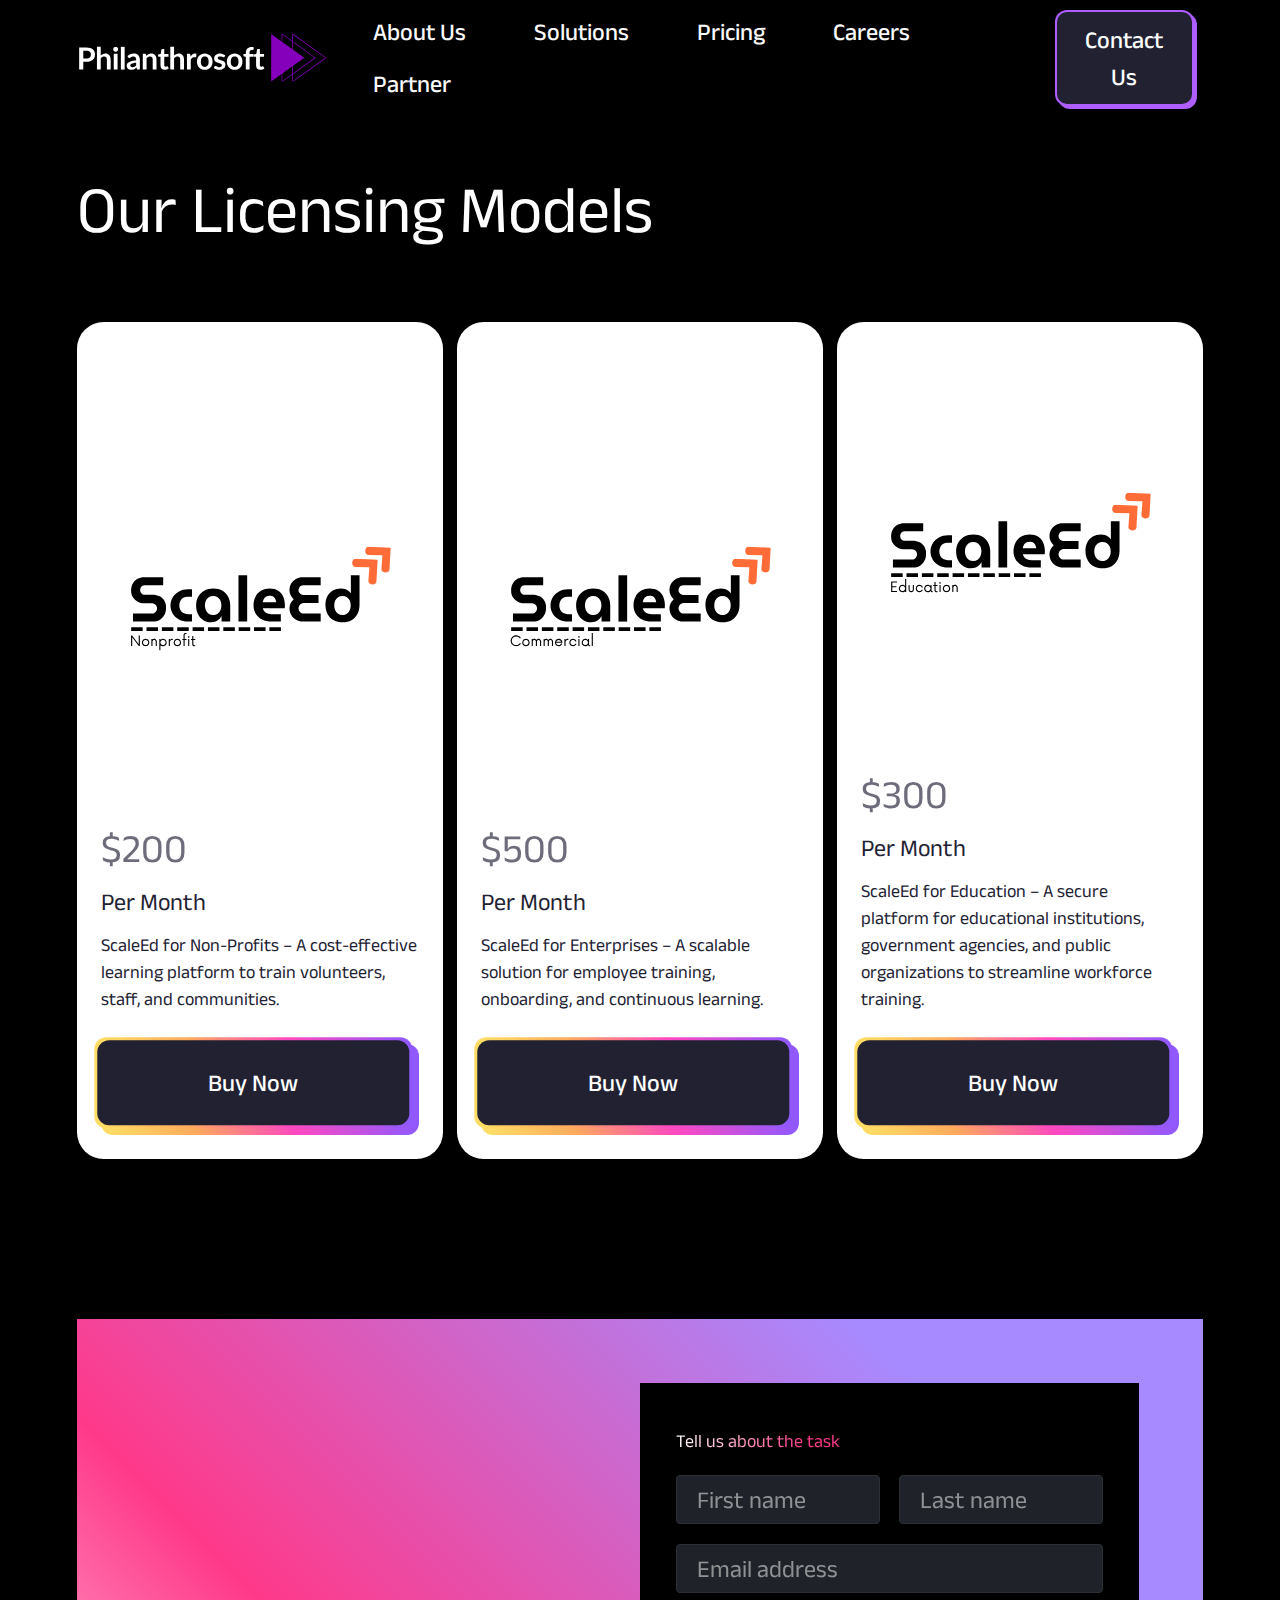
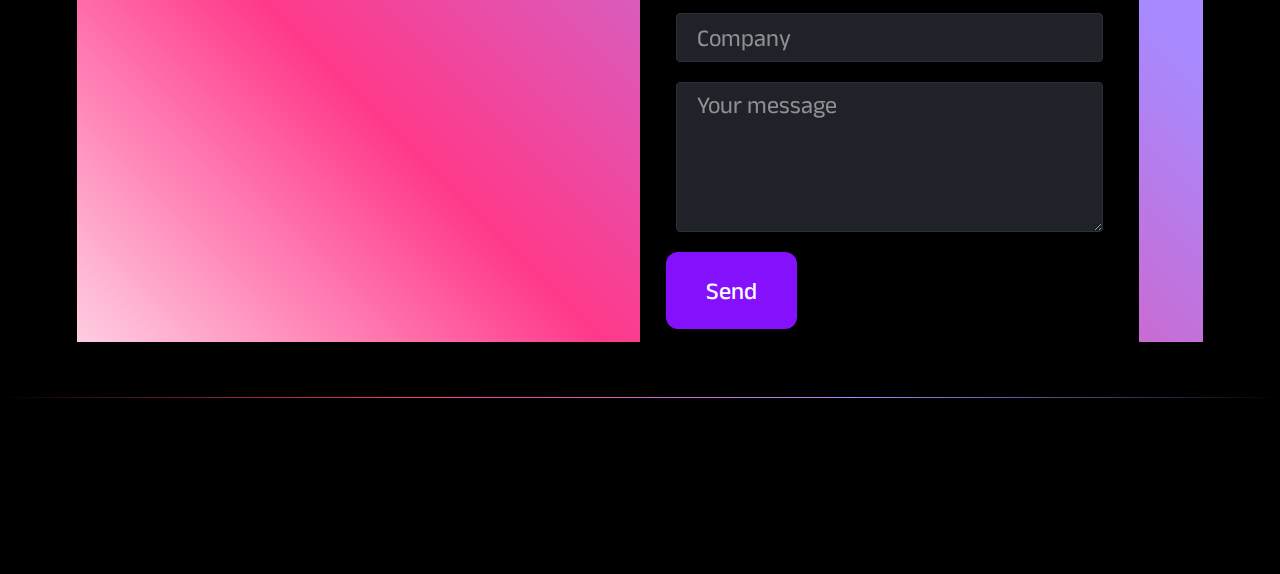
<file: page6.html>
<!DOCTYPE html>
<html  >
<head>
  
  <meta charset="UTF-8">
  <meta http-equiv="X-UA-Compatible" content="IE=edge">
  
  <meta name="viewport" content="width=device-width, initial-scale=1, minimum-scale=1">
  <link rel="shortcut icon" href="assets/images/tetst-.svg" type="image/x-icon">
  <meta name="description" content="">
  
  
  <title>Pricing</title>
  <link rel="stylesheet" href="assets/bootstrap/css/bootstrap.min.css">
  <link rel="stylesheet" href="assets/bootstrap/css/bootstrap-grid.min.css">
  <link rel="stylesheet" href="assets/bootstrap/css/bootstrap-reboot.min.css">
  <link rel="stylesheet" href="assets/animatecss/animate.css">
    <link rel="stylesheet" href="assets/popup-overlay-plugin/style.css">
  <link rel="stylesheet" href="assets/dropdown/css/style.css">
  <link rel="stylesheet" href="assets/socicon/css/styles.css">
  <link rel="stylesheet" href="assets/theme/css/style.css">
  <link rel="stylesheet" href="assets/recaptcha.css">
  <link rel="preload" href="https://fonts.googleapis.com/css?family=Anek+Latin:100,200,300,400,500,600,700,800&display=swap" as="style" onload="this.onload=null;this.rel='stylesheet'">
  <noscript><link rel="stylesheet" href="https://fonts.googleapis.com/css?family=Anek+Latin:100,200,300,400,500,600,700,800&display=swap"></noscript>
  <link rel="preload" as="style" href="assets/mobirise/css/mbr-additional.css"><link rel="stylesheet" href="assets/mobirise/css/mbr-additional.css" type="text/css">

  
  
  

</head>
<body>
  
  <section data-bs-version="5.1" class="menu menu1 bootcampm5 cid-taHRfbmdPD" once="menu" id="amenu1-m">
    

    <nav class="navbar navbar-dropdown navbar-fixed-top navbar-expand-lg">
        <div class="container">
            <div class="navbar-brand">
                <span class="navbar-logo">
                    <a href="index.html">
                        <img src="assets/images/philanthro-soft-pfhf.svg" alt="" style="height: 3.9rem;">
                    </a>
                </span>
                
            </div>
            <button class="navbar-toggler" type="button" data-toggle="collapse" data-bs-toggle="collapse" data-target="#navbarSupportedContent" data-bs-target="#navbarSupportedContent" aria-controls="navbarNavAltMarkup" aria-expanded="false" aria-label="Toggle navigation">
                <div class="hamburger">
                    <span></span>
                    <span></span>
                    <span></span>
                    <span></span>
                </div>
            </button>
            <div class="collapse navbar-collapse" id="navbarSupportedContent">
                <ul class="navbar-nav nav-dropdown" data-app-modern-menu="true"><li class="nav-item"><a class="nav-link link text-white text-primary display-4" href="page2.html">About Us</a>
                    </li><li class="nav-item"><a class="nav-link link text-white text-primary display-4" href="page3.html" aria-expanded="false">Solutions</a></li>
                    
                    <li class="nav-item"><a class="nav-link link text-white text-primary display-4" href="page6.html">Pricing</a>
                    </li><li class="nav-item"><a class="nav-link link text-white text-primary display-4" href="page5.html">Careers</a></li><li class="nav-item"><a class="nav-link link text-white text-primary display-4" href="page4.html">Partner</a></li></ul>
                
                <div class="navbar-buttons mbr-section-btn"><a class="btn btn-black display-4" href="page1.html">Contact Us</a></div>
            </div>
        </div>
    </nav>
</section>

<section data-bs-version="5.1" class="pricing1 bootcampm5 cid-uG0WDeKyy3" id="apricing2-1v">
    

    
    <div class="container">
        <div class="row">
            <div class="col-12">
                <div class="content-container">
                    <div class="text-container">
                        <h3 class="mbr-section-title mbr-fonts-style mb-0 display-2"><p>Our Licensing Models&nbsp;&nbsp;&nbsp;&nbsp;</p></h3>
                    </div>
                </div>
                <div class="cards-container">
                    <div class="card item features-image">
                        <div class="card-wrapper item-wrapper">
                            <div class="card-img item-img">
                                <img src="assets/images/2-1.svg" alt="">
                            </div>
                            <div class="card-box">
                                <h5 class="card-price mbr-fonts-style display-5">$200</h5>
                                <h5 class="card-title mbr-fonts-style display-4">Per Month</h5>
                                <p class="card-text mbr-fonts-style display-7">ScaleEd for Non-Profits – A cost-effective learning platform to train volunteers, staff, and communities.</p>
                                <div class="mbr-section-btn custom-mbr-section-btn align-center"><div class="custom-section-btn">
                                        <a class="btn btn-black display-4" href="page1.html">Buy Now</a>
                                    </div></div>
                            </div>
                        </div>
                    </div>
                    <div class="card item features-image">
                        <div class="card-wrapper item-wrapper">
                            <div class="card-img item-img">
                                <img src="assets/images/1-1.svg" alt="">
                            </div>
                            <div class="card-box">
                                <h5 class="card-price mbr-fonts-style display-5">$500</h5>
                                <h5 class="card-title mbr-fonts-style display-4">Per Month</h5>
                                <p class="card-text mbr-fonts-style display-7">
                                    ScaleEd for Enterprises – A scalable solution for employee training, onboarding, and continuous learning.
                                </p>
                                <div class="mbr-section-btn custom-mbr-section-btn align-center"><div class="custom-section-btn">
                                        <a class="btn btn-black display-4" href="page1.html">
                                            Buy Now
                                        </a>
                                    </div></div>
                            </div>
                        </div>
                    </div>
                    <div class="card item features-image">
                        <div class="card-wrapper item-wrapper">
                            <div class="card-img item-img">
                                <img src="assets/images/3-1.svg" alt="">
                            </div>
                            <div class="card-box">
                                <h5 class="card-price mbr-fonts-style display-5">$300</h5>
                                <h5 class="card-title mbr-fonts-style display-4">Per Month</h5>
                                <p class="card-text mbr-fonts-style display-7">ScaleEd for Education – A secure platform for educational institutions, government agencies, and public organizations to streamline workforce training.<br></p>
                                <div class="mbr-section-btn custom-mbr-section-btn align-center"><div class="custom-section-btn">
                                        <a class="btn btn-black display-4" href="page1.html">
                                            Buy Now
                                        </a>
                                    </div></div>
                            </div>
                        </div>
                    </div>
                </div>
            </div>
        </div>
    </div>
</section>

<section data-bs-version="5.1" class="form01 emblemm5 cid-uFVsn3zapp" id="form01-1i">
    

    
    

    <div class="container">
        <div class="row">
            <div class="col-12">
                <div class="card-wrapper">
                    <div class="title-wrapper">
                        <h2 class="mbr-title mbr-fonts-style display-2"><strong>Get in touch today&nbsp;</strong></h2>
                        <p class="mbr-text mbr-fonts-style display-4">To explore how Philanthrosoft can support your digital transformation journey.
                        </p>
                    </div>
                    <div class="mbr-form form-wrapper" data-form-type="formoid">
                        <form action="https://mobirise.eu/" method="POST" class="mbr-form form-with-styler" data-form-title="Form Name"><input type="hidden" name="email" data-form-email="true" value="6faI54ysuhdG6CjEi/+N0rISxFCevTKtuePLY7V0nqjifqY8hgy5V/HnIb2Cqu+bQ6rZnzen63Cb8w8TdusX/lV/UKqMQsFBnOd8rhWP7Y98/Xx18fc5/cm2gT/8hBc8.iMrUSlXKXyPsu/fZkg0TrIUTtJzpVE7ZZS9LpEPK6E8xHDaUFOriRyBrJlcaoWQ+pV5jYtqToNFAsvFdjy1r95byiC20gX9+yfuIjJaVVGuqmiePNELwnVntBjUiLUm+">
                            <div class="row">
                                <div hidden="hidden" data-form-alert="" class="alert alert-success col-12">Thank you for reaching we will get back you soon !</div>
                                <div hidden="hidden" data-form-alert-danger="" class="alert alert-danger col-12"> Oops...!
                                    some problem!
                                </div>
                            </div>
                            <div class="dragArea row">
                                <div class="col-lg-12 col-md-12 col-sm-12">
                                    <h5 class="mbr-fonts-style display-7">Tell us about the task</h5>
                                </div>
                                <div class="col-lg-6 col-md-12 col-sm-12 form-group mb-3" data-for="text">
                                    <input type="text" name="text" placeholder="First name" data-form-field="text" class="form-control display-7" value="" id="text-form01-1i">
                                </div>
                                <div data-for="text1" class="col-lg-6 col-md-12 col-sm-12 form-group mb-3">
                                    <input type="text" name="text1" placeholder="Last name" data-form-field="text1" class="form-control display-7" value="" id="text1-form01-1i">
                                </div>
                                <div data-for="email" class="col-lg-12 col-md-12 col-sm-12 form-group mb-3 mb-3 mb-3 mb-3 " style="">
                                    <input type="email" name="email" placeholder="Email address" data-form-field="email" class="form-control display-4" value="" id="email-form01-1i">
                                </div>
                                <div class="col-lg-12 col-md-12 col-sm-12 form-group mb-3 mb-3 mb-3" data-for="text2">
                                    <input type="text" name="text2" placeholder="Company" data-form-field="text1" class="form-control display-4" value="" id="text2-form01-1i">
                                </div>
                                <div class="col-lg-12 col-md-12 col-sm-12 form-group mb-3" data-for="textarea">
                                    <textarea name="textarea" placeholder="Your message " data-form-field="textarea" class="form-control display-7" id="textarea-form01-1i"></textarea>
                                </div>
                                <div class="col mbr-section-btn">
                                    <button type="submit" class="btn btn-secondary display-4">Send</button>
                                </div>
                            </div>
                        </form>
                    </div>
                </div>
            </div>
        </div>
    </div>
</section>

<section data-bs-version="5.1" class="footer2 bootcampm5 cid-taI1vrEVAM" once="footers" id="afooter2-n">

    

    

    <div class="container">
        <div class="media-container-row align-center mbr-white">
            <div class="col-12">
                <p class="mbr-text mb-0 mbr-fonts-style align-center display-4">
                    © Copyright 2025 Philanthrosoft&nbsp; - All Rights Reserved
                </p>
            </div>
        </div>
    </div>
</section>


<script src="assets/bootstrap/js/bootstrap.bundle.min.js"></script>
  <script src="assets/smoothscroll/smooth-scroll.js"></script>
  <script src="assets/ytplayer/index.js"></script>
      <script src="assets/dropdown/js/navbar-dropdown.js"></script>
  <script src="assets/theme/js/script.js"></script>
  <script src="assets/formoid.min.js"></script>
  
  
  
  <input name="animation" type="hidden">
  
</body>
</html>
</file>
<file: assets/popup-overlay-plugin/style.css>
html.is-builder .modal-backdrop.show {
    display: none !important;
}
</file>
<file: assets/dropdown/css/style.css>
.navbar-dropdown {
  left: 0;
  padding: 0;
  position: absolute;
  right: 0;
  top: 0;
  transition: all 0.45s ease;
  z-index: 1030;
  background: #282828; }
  .navbar-dropdown .navbar-logo {
    margin-right: 0.8rem;
    transition: margin 0.3s ease-in-out;
    vertical-align: middle; }
    .navbar-dropdown .navbar-logo img {
      height: 3.125rem;
      transition: all 0.3s ease-in-out; }
    .navbar-dropdown .navbar-logo.mbr-iconfont {
      font-size: 3.125rem;
      line-height: 3.125rem; }
  .navbar-dropdown .navbar-caption {
    font-weight: 700;
    white-space: normal;
    vertical-align: -4px;
    line-height: 3.125rem !important; }
    .navbar-dropdown .navbar-caption, .navbar-dropdown .navbar-caption:hover {
      color: inherit;
      text-decoration: none; }
  .navbar-dropdown .mbr-iconfont + .navbar-caption {
    vertical-align: -1px; }
  .navbar-dropdown.navbar-fixed-top {
    position: fixed; }
  .navbar-dropdown .navbar-brand span {
    vertical-align: -4px; }
  .navbar-dropdown.bg-color.transparent {
    background: none; }
  .navbar-dropdown.navbar-short .navbar-brand {
    padding: 0.625rem 0; }
    .navbar-dropdown.navbar-short .navbar-brand span {
      vertical-align: -1px; }
  .navbar-dropdown.navbar-short .navbar-caption {
    line-height: 2.375rem !important;
    vertical-align: -2px; }
  .navbar-dropdown.navbar-short .navbar-logo {
    margin-right: 0.5rem; }
    .navbar-dropdown.navbar-short .navbar-logo img {
      height: 2.375rem; }
    .navbar-dropdown.navbar-short .navbar-logo.mbr-iconfont {
      font-size: 2.375rem;
      line-height: 2.375rem; }
  .navbar-dropdown.navbar-short .mbr-table-cell {
    height: 3.625rem; }
  .navbar-dropdown .navbar-close {
    left: 0.6875rem;
    position: fixed;
    top: 0.75rem;
    z-index: 1000; }
  .navbar-dropdown .hamburger-icon {
    content: "";
    display: inline-block;
    vertical-align: middle;
    width: 16px;
    -webkit-box-shadow: 0 -6px 0 1px #282828,0 0 0 1px #282828,0 6px 0 1px #282828;
    -moz-box-shadow: 0 -6px 0 1px #282828,0 0 0 1px #282828,0 6px 0 1px #282828;
    box-shadow: 0 -6px 0 1px #282828,0 0 0 1px #282828,0 6px 0 1px #282828; }

.dropdown-menu .dropdown-toggle[data-toggle="dropdown-submenu"]::after {
  border-bottom: 0.35em solid transparent;
  border-left: 0.35em solid;
  border-right: 0;
  border-top: 0.35em solid transparent;
  margin-left: 0.3rem; }

.dropdown-menu .dropdown-item:focus {
  outline: 0; }

.nav-dropdown {
  font-size: 0.75rem;
  font-weight: 500;
  height: auto !important; }
  .nav-dropdown .nav-btn {
    padding-left: 1rem; }
  .nav-dropdown .link {
    margin: .667em 1.667em;
    font-weight: 500;
    padding: 0;
    transition: color .2s ease-in-out; }
    .nav-dropdown .link.dropdown-toggle {
      margin-right: 2.583em; }
      .nav-dropdown .link.dropdown-toggle::after {
        margin-left: .25rem;
        border-top: 0.35em solid;
        border-right: 0.35em solid transparent;
        border-left: 0.35em solid transparent;
        border-bottom: 0; }
      .nav-dropdown .link.dropdown-toggle[aria-expanded="true"] {
        margin: 0;
        padding: 0.667em 3.263em  0.667em 1.667em; }
  .nav-dropdown .link::after,
  .nav-dropdown .dropdown-item::after {
    color: inherit; }
  .nav-dropdown .btn {
    font-size: 0.75rem;
    font-weight: 700;
    letter-spacing: 0;
    margin-bottom: 0;
    padding-left: 1.25rem;
    padding-right: 1.25rem; }
  .nav-dropdown .dropdown-menu {
    border-radius: 0;
    border: 0;
    left: 0;
    margin: 0;
    padding-bottom: 1.25rem;
    padding-top: 1.25rem;
    position: relative; }
  .nav-dropdown .dropdown-submenu {
    margin-left: 0.125rem;
    top: 0; }
  .nav-dropdown .dropdown-item {
    font-weight: 500;
    line-height: 2;
    padding: 0.3846em 4.615em 0.3846em 1.5385em;
    position: relative;
    transition: color .2s ease-in-out, background-color .2s ease-in-out; }
    .nav-dropdown .dropdown-item::after {
      margin-top: -0.3077em;
      position: absolute;
      right: 1.1538em;
      top: 50%; }
    .nav-dropdown .dropdown-item:focus, .nav-dropdown .dropdown-item:hover {
      background: none; }

@media (max-width: 767px) {
  .nav-dropdown.navbar-toggleable-sm {
    bottom: 0;
    display: none;
    left: 0;
    overflow-x: hidden;
    position: fixed;
    top: 0;
    transform: translateX(-100%);
    -ms-transform: translateX(-100%);
    -webkit-transform: translateX(-100%);
    width: 18.75rem;
    z-index: 999; } }
.nav-dropdown.navbar-toggleable-xl {
  bottom: 0;
  display: none;
  left: 0;
  overflow-x: hidden;
  position: fixed;
  top: 0;
  transform: translateX(-100%);
  -ms-transform: translateX(-100%);
  -webkit-transform: translateX(-100%);
  width: 18.75rem;
  z-index: 999; }

.nav-dropdown-sm {
  display: block !important;
  overflow-x: hidden;
  overflow: auto;
  padding-top: 3.875rem; }
  .nav-dropdown-sm::after {
    content: "";
    display: block;
    height: 3rem;
    width: 100%; }
  .nav-dropdown-sm.collapse.in ~ .navbar-close {
    display: block !important; }
  .nav-dropdown-sm.collapsing, .nav-dropdown-sm.collapse.in {
    transform: translateX(0);
    -ms-transform: translateX(0);
    -webkit-transform: translateX(0);
    transition: all 0.25s ease-out;
    -webkit-transition: all 0.25s ease-out;
    background: #282828; }
  .nav-dropdown-sm.collapsing[aria-expanded="false"] {
    transform: translateX(-100%);
    -ms-transform: translateX(-100%);
    -webkit-transform: translateX(-100%); }
  .nav-dropdown-sm .nav-item {
    display: block;
    margin-left: 0 !important;
    padding-left: 0; }
  .nav-dropdown-sm .link,
  .nav-dropdown-sm .dropdown-item {
    border-top: 1px dotted rgba(255, 255, 255, 0.1);
    font-size: 0.8125rem;
    line-height: 1.6;
    margin: 0 !important;
    padding: 0.875rem 2.4rem 0.875rem 1.5625rem !important;
    position: relative;
    white-space: normal; }
    .nav-dropdown-sm .link:focus, .nav-dropdown-sm .link:hover,
    .nav-dropdown-sm .dropdown-item:focus,
    .nav-dropdown-sm .dropdown-item:hover {
      background: rgba(0, 0, 0, 0.2) !important;
      color: #c0a375; }
  .nav-dropdown-sm .nav-btn {
    position: relative;
    padding: 1.5625rem 1.5625rem 0 1.5625rem; }
    .nav-dropdown-sm .nav-btn::before {
      border-top: 1px dotted rgba(255, 255, 255, 0.1);
      content: "";
      left: 0;
      position: absolute;
      top: 0;
      width: 100%; }
    .nav-dropdown-sm .nav-btn + .nav-btn {
      padding-top: 0.625rem; }
      .nav-dropdown-sm .nav-btn + .nav-btn::before {
        display: none; }
  .nav-dropdown-sm .btn {
    padding: 0.625rem 0; }
  .nav-dropdown-sm .dropdown-toggle[data-toggle="dropdown-submenu"]::after {
    margin-left: .25rem;
    border-top: 0.35em solid;
    border-right: 0.35em solid transparent;
    border-left: 0.35em solid transparent;
    border-bottom: 0; }
  .nav-dropdown-sm .dropdown-toggle[data-toggle="dropdown-submenu"][aria-expanded="true"]::after {
    border-top: 0;
    border-right: 0.35em solid transparent;
    border-left: 0.35em solid transparent;
    border-bottom: 0.35em solid; }
  .nav-dropdown-sm .dropdown-menu {
    margin: 0;
    padding: 0;
    position: relative;
    top: 0;
    left: 0;
    width: 100%;
    border: 0;
    float: none;
    border-radius: 0;
    background: none; }
  .nav-dropdown-sm .dropdown-submenu {
    left: 100%;
    margin-left: 0.125rem;
    margin-top: -1.25rem;
    top: 0; }

.navbar-toggleable-sm .nav-dropdown .dropdown-menu {
  position: absolute; }

.navbar-toggleable-sm .nav-dropdown .dropdown-submenu {
  left: 100%;
  margin-left: 0.125rem;
  margin-top: -1.25rem;
  top: 0; }

.navbar-toggleable-sm.opened .nav-dropdown .dropdown-menu {
  position: relative; }

.navbar-toggleable-sm.opened .nav-dropdown .dropdown-submenu {
  left: 0;
  margin-left: 00rem;
  margin-top: 0rem;
  top: 0; }

.is-builder .nav-dropdown.collapsing {
  transition: none !important; }
</file>
<file: assets/socicon/css/styles.css>
@charset "UTF-8";

@font-face {
  font-family: 'Socicon';
  src:  url('../fonts/socicon.eot');
  src:  url('../fonts/socicon.eot?#iefix') format('embedded-opentype'),
    url('../fonts/socicon.woff2') format('woff2'),
    url('../fonts/socicon.ttf') format('truetype'),
    url('../fonts/socicon.woff') format('woff'),
    url('../fonts/socicon.svg#socicon') format('svg');
  font-weight: normal;
  font-style: normal;
  font-display: swap;
}

[data-icon]:before {
  font-family: "socicon" !important;
  content: attr(data-icon);
  font-style: normal !important;
  font-weight: normal !important;
  font-variant: normal !important;
  text-transform: none !important;
  speak: none;
  line-height: 1;
  -webkit-font-smoothing: antialiased;
  -moz-osx-font-smoothing: grayscale;
}

[class^="socicon-"], [class*=" socicon-"] {
  /* use !important to prevent issues with browser extensions that change fonts */
  font-family: 'Socicon' !important;
  speak: none;
  font-style: normal;
  font-weight: normal;
  font-variant: normal;
  text-transform: none;
  line-height: 1;

  /* Better Font Rendering =========== */
  -webkit-font-smoothing: antialiased;
  -moz-osx-font-smoothing: grayscale;
}

.socicon-500px:before {
  content: "\e000";
}
.socicon-8tracks:before {
  content: "\e001";
}
.socicon-airbnb:before {
  content: "\e002";
}
.socicon-alliance:before {
  content: "\e003";
}
.socicon-amazon:before {
  content: "\e004";
}
.socicon-amplement:before {
  content: "\e005";
}
.socicon-android:before {
  content: "\e006";
}
.socicon-angellist:before {
  content: "\e007";
}
.socicon-apple:before {
  content: "\e008";
}
.socicon-appnet:before {
  content: "\e009";
}
.socicon-baidu:before {
  content: "\e00a";
}
.socicon-bandcamp:before {
  content: "\e00b";
}
.socicon-battlenet:before {
  content: "\e00c";
}
.socicon-mixer:before {
  content: "\e00d";
}
.socicon-bebee:before {
  content: "\e00e";
}
.socicon-bebo:before {
  content: "\e00f";
}
.socicon-behance:before {
  content: "\e010";
}
.socicon-blizzard:before {
  content: "\e011";
}
.socicon-blogger:before {
  content: "\e012";
}
.socicon-buffer:before {
  content: "\e013";
}
.socicon-chrome:before {
  content: "\e014";
}
.socicon-coderwall:before {
  content: "\e015";
}
.socicon-curse:before {
  content: "\e016";
}
.socicon-dailymotion:before {
  content: "\e017";
}
.socicon-deezer:before {
  content: "\e018";
}
.socicon-delicious:before {
  content: "\e019";
}
.socicon-deviantart:before {
  content: "\e01a";
}
.socicon-diablo:before {
  content: "\e01b";
}
.socicon-digg:before {
  content: "\e01c";
}
.socicon-discord:before {
  content: "\e01d";
}
.socicon-disqus:before {
  content: "\e01e";
}
.socicon-douban:before {
  content: "\e01f";
}
.socicon-draugiem:before {
  content: "\e020";
}
.socicon-dribbble:before {
  content: "\e021";
}
.socicon-drupal:before {
  content: "\e022";
}
.socicon-ebay:before {
  content: "\e023";
}
.socicon-ello:before {
  content: "\e024";
}
.socicon-endomodo:before {
  content: "\e025";
}
.socicon-envato:before {
  content: "\e026";
}
.socicon-etsy:before {
  content: "\e027";
}
.socicon-facebook:before {
  content: "\e028";
}
.socicon-feedburner:before {
  content: "\e029";
}
.socicon-filmweb:before {
  content: "\e02a";
}
.socicon-firefox:before {
  content: "\e02b";
}
.socicon-flattr:before {
  content: "\e02c";
}
.socicon-flickr:before {
  content: "\e02d";
}
.socicon-formulr:before {
  content: "\e02e";
}
.socicon-forrst:before {
  content: "\e02f";
}
.socicon-foursquare:before {
  content: "\e030";
}
.socicon-friendfeed:before {
  content: "\e031";
}
.socicon-github:before {
  content: "\e032";
}
.socicon-goodreads:before {
  content: "\e033";
}
.socicon-google:before {
  content: "\e034";
}
.socicon-googlescholar:before {
  content: "\e035";
}
.socicon-googlegroups:before {
  content: "\e036";
}
.socicon-googlephotos:before {
  content: "\e037";
}
.socicon-googleplus:before {
  content: "\e038";
}
.socicon-grooveshark:before {
  content: "\e039";
}
.socicon-hackerrank:before {
  content: "\e03a";
}
.socicon-hearthstone:before {
  content: "\e03b";
}
.socicon-hellocoton:before {
  content: "\e03c";
}
.socicon-heroes:before {
  content: "\e03d";
}
.socicon-smashcast:before {
  content: "\e03e";
}
.socicon-horde:before {
  content: "\e03f";
}
.socicon-houzz:before {
  content: "\e040";
}
.socicon-icq:before {
  content: "\e041";
}
.socicon-identica:before {
  content: "\e042";
}
.socicon-imdb:before {
  content: "\e043";
}
.socicon-instagram:before {
  content: "\e044";
}
.socicon-issuu:before {
  content: "\e045";
}
.socicon-istock:before {
  content: "\e046";
}
.socicon-itunes:before {
  content: "\e047";
}
.socicon-keybase:before {
  content: "\e048";
}
.socicon-lanyrd:before {
  content: "\e049";
}
.socicon-lastfm:before {
  content: "\e04a";
}
.socicon-line:before {
  content: "\e04b";
}
.socicon-linkedin:before {
  content: "\e04c";
}
.socicon-livejournal:before {
  content: "\e04d";
}
.socicon-lyft:before {
  content: "\e04e";
}
.socicon-macos:before {
  content: "\e04f";
}
.socicon-mail:before {
  content: "\e050";
}
.socicon-medium:before {
  content: "\e051";
}
.socicon-meetup:before {
  content: "\e052";
}
.socicon-mixcloud:before {
  content: "\e053";
}
.socicon-modelmayhem:before {
  content: "\e054";
}
.socicon-mumble:before {
  content: "\e055";
}
.socicon-myspace:before {
  content: "\e056";
}
.socicon-newsvine:before {
  content: "\e057";
}
.socicon-nintendo:before {
  content: "\e058";
}
.socicon-npm:before {
  content: "\e059";
}
.socicon-odnoklassniki:before {
  content: "\e05a";
}
.socicon-openid:before {
  content: "\e05b";
}
.socicon-opera:before {
  content: "\e05c";
}
.socicon-outlook:before {
  content: "\e05d";
}
.socicon-overwatch:before {
  content: "\e05e";
}
.socicon-patreon:before {
  content: "\e05f";
}
.socicon-paypal:before {
  content: "\e060";
}
.socicon-periscope:before {
  content: "\e061";
}
.socicon-persona:before {
  content: "\e062";
}
.socicon-pinterest:before {
  content: "\e063";
}
.socicon-play:before {
  content: "\e064";
}
.socicon-player:before {
  content: "\e065";
}
.socicon-playstation:before {
  content: "\e066";
}
.socicon-pocket:before {
  content: "\e067";
}
.socicon-qq:before {
  content: "\e068";
}
.socicon-quora:before {
  content: "\e069";
}
.socicon-raidcall:before {
  content: "\e06a";
}
.socicon-ravelry:before {
  content: "\e06b";
}
.socicon-reddit:before {
  content: "\e06c";
}
.socicon-renren:before {
  content: "\e06d";
}
.socicon-researchgate:before {
  content: "\e06e";
}
.socicon-residentadvisor:before {
  content: "\e06f";
}
.socicon-reverbnation:before {
  content: "\e070";
}
.socicon-rss:before {
  content: "\e071";
}
.socicon-sharethis:before {
  content: "\e072";
}
.socicon-skype:before {
  content: "\e073";
}
.socicon-slideshare:before {
  content: "\e074";
}
.socicon-smugmug:before {
  content: "\e075";
}
.socicon-snapchat:before {
  content: "\e076";
}
.socicon-songkick:before {
  content: "\e077";
}
.socicon-soundcloud:before {
  content: "\e078";
}
.socicon-spotify:before {
  content: "\e079";
}
.socicon-stackexchange:before {
  content: "\e07a";
}
.socicon-stackoverflow:before {
  content: "\e07b";
}
.socicon-starcraft:before {
  content: "\e07c";
}
.socicon-stayfriends:before {
  content: "\e07d";
}
.socicon-steam:before {
  content: "\e07e";
}
.socicon-storehouse:before {
  content: "\e07f";
}
.socicon-strava:before {
  content: "\e080";
}
.socicon-streamjar:before {
  content: "\e081";
}
.socicon-stumbleupon:before {
  content: "\e082";
}
.socicon-swarm:before {
  content: "\e083";
}
.socicon-teamspeak:before {
  content: "\e084";
}
.socicon-teamviewer:before {
  content: "\e085";
}
.socicon-technorati:before {
  content: "\e086";
}
.socicon-telegram:before {
  content: "\e087";
}
.socicon-tripadvisor:before {
  content: "\e088";
}
.socicon-tripit:before {
  content: "\e089";
}
.socicon-triplej:before {
  content: "\e08a";
}
.socicon-tumblr:before {
  content: "\e08b";
}
.socicon-twitch:before {
  content: "\e08c";
}
.socicon-twitter:before {
  content: "\e08d";
}
.socicon-uber:before {
  content: "\e08e";
}
.socicon-ventrilo:before {
  content: "\e08f";
}
.socicon-viadeo:before {
  content: "\e090";
}
.socicon-viber:before {
  content: "\e091";
}
.socicon-viewbug:before {
  content: "\e092";
}
.socicon-vimeo:before {
  content: "\e093";
}
.socicon-vine:before {
  content: "\e094";
}
.socicon-vkontakte:before {
  content: "\e095";
}
.socicon-warcraft:before {
  content: "\e096";
}
.socicon-wechat:before {
  content: "\e097";
}
.socicon-weibo:before {
  content: "\e098";
}
.socicon-whatsapp:before {
  content: "\e099";
}
.socicon-wikipedia:before {
  content: "\e09a";
}
.socicon-windows:before {
  content: "\e09b";
}
.socicon-wordpress:before {
  content: "\e09c";
}
.socicon-wykop:before {
  content: "\e09d";
}
.socicon-xbox:before {
  content: "\e09e";
}
.socicon-xing:before {
  content: "\e09f";
}
.socicon-yahoo:before {
  content: "\e0a0";
}
.socicon-yammer:before {
  content: "\e0a1";
}
.socicon-yandex:before {
  content: "\e0a2";
}
.socicon-yelp:before {
  content: "\e0a3";
}
.socicon-younow:before {
  content: "\e0a4";
}
.socicon-youtube:before {
  content: "\e0a5";
}
.socicon-zapier:before {
  content: "\e0a6";
}
.socicon-zerply:before {
  content: "\e0a7";
}
.socicon-zomato:before {
  content: "\e0a8";
}
.socicon-zynga:before {
  content: "\e0a9";
}
.socicon-spreadshirt:before {
  content: "\e901";
}
.socicon-gamejolt:before {
  content: "\e902";
}
.socicon-trello:before {
  content: "\e903";
}
.socicon-tunein:before {
  content: "\e904";
}
.socicon-bloglovin:before {
  content: "\e905";
}
.socicon-gamewisp:before {
  content: "\e906";
}
.socicon-messenger:before {
  content: "\e907";
}
.socicon-pandora:before {
  content: "\e908";
}
.socicon-augment:before {
  content: "\e909";
}
.socicon-bitbucket:before {
  content: "\e90a";
}
.socicon-fyuse:before {
  content: "\e90b";
}
.socicon-yt-gaming:before {
  content: "\e90c";
}
.socicon-sketchfab:before {
  content: "\e90d";
}
.socicon-mobcrush:before {
  content: "\e90e";
}
.socicon-microsoft:before {
  content: "\e90f";
}
.socicon-realtor:before {
  content: "\e910";
}
.socicon-tidal:before {
  content: "\e911";
}
.socicon-qobuz:before {
  content: "\e912";
}
.socicon-natgeo:before {
  content: "\e913";
}
.socicon-mastodon:before {
  content: "\e914";
}
.socicon-unsplash:before {
  content: "\e915";
}
.socicon-homeadvisor:before {
  content: "\e916";
}
.socicon-angieslist:before {
  content: "\e917";
}
.socicon-codepen:before {
  content: "\e918";
}
.socicon-slack:before {
  content: "\e919";
}
.socicon-openaigym:before {
  content: "\e91a";
}
.socicon-logmein:before {
  content: "\e91b";
}
.socicon-fiverr:before {
  content: "\e91c";
}
.socicon-gotomeeting:before {
  content: "\e91d";
}
.socicon-aliexpress:before {
  content: "\e91e";
}
.socicon-guru:before {
  content: "\e91f";
}
.socicon-appstore:before {
  content: "\e920";
}
.socicon-homes:before {
  content: "\e921";
}
.socicon-zoom:before {
  content: "\e922";
}
.socicon-alibaba:before {
  content: "\e923";
}
.socicon-craigslist:before {
  content: "\e924";
}
.socicon-wix:before {
  content: "\e925";
}
.socicon-redfin:before {
  content: "\e926";
}
.socicon-googlecalendar:before {
  content: "\e927";
}
.socicon-shopify:before {
  content: "\e928";
}
.socicon-freelancer:before {
  content: "\e929";
}
.socicon-seedrs:before {
  content: "\e92a";
}
.socicon-bing:before {
  content: "\e92b";
}
.socicon-doodle:before {
  content: "\e92c";
}
.socicon-bonanza:before {
  content: "\e92d";
}
.socicon-squarespace:before {
  content: "\e92e";
}
.socicon-toptal:before {
  content: "\e92f";
}
.socicon-gust:before {
  content: "\e930";
}
.socicon-ask:before {
  content: "\e931";
}
.socicon-trulia:before {
  content: "\e932";
}
.socicon-loomly:before {
  content: "\e933";
}
.socicon-ghost:before {
  content: "\e934";
}
.socicon-upwork:before {
  content: "\e935";
}
.socicon-fundable:before {
  content: "\e936";
}
.socicon-booking:before {
  content: "\e937";
}
.socicon-googlemaps:before {
  content: "\e938";
}
.socicon-zillow:before {
  content: "\e939";
}
.socicon-niconico:before {
  content: "\e93a";
}
.socicon-toneden:before {
  content: "\e93b";
}
.socicon-crunchbase:before {
  content: "\e93c";
}
.socicon-homefy:before {
  content: "\e93d";
}
.socicon-calendly:before {
  content: "\e93e";
}
.socicon-livemaster:before {
  content: "\e93f";
}
.socicon-udemy:before {
  content: "\e940";
}
.socicon-codered:before {
  content: "\e941";
}
.socicon-origin:before {
  content: "\e942";
}
.socicon-nextdoor:before {
  content: "\e943";
}
.socicon-portfolio:before {
  content: "\e944";
}
.socicon-instructables:before {
  content: "\e945";
}
.socicon-gitlab:before {
  content: "\e946";
}
.socicon-hackernews:before {
  content: "\e947";
}
.socicon-smashwords:before {
  content: "\e948";
}
.socicon-kobo:before {
  content: "\e949";
}
.socicon-bookbub:before {
  content: "\e94a";
}
.socicon-mailru:before {
  content: "\e94b";
}
.socicon-moddb:before {
  content: "\e94c";
}
.socicon-indiedb:before {
  content: "\e94d";
}
.socicon-traxsource:before {
  content: "\e94e";
}
.socicon-gamefor:before {
  content: "\e94f";
}
.socicon-pixiv:before {
  content: "\e950";
}
.socicon-myanimelist:before {
  content: "\e951";
}
.socicon-blackberry:before {
  content: "\e952";
}
.socicon-wickr:before {
  content: "\e953";
}
.socicon-spip:before {
  content: "\e954";
}
.socicon-napster:before {
  content: "\e955";
}
.socicon-beatport:before {
  content: "\e956";
}
.socicon-hackerone:before {
  content: "\e957";
}
.socicon-internet:before {
  content: "\e958";
}
.socicon-ubuntu:before {
  content: "\e959";
}
.socicon-artstation:before {
  content: "\e95a";
}
.socicon-invision:before {
  content: "\e95b";
}
.socicon-torial:before {
  content: "\e95c";
}
.socicon-collectorz:before {
  content: "\e95d";
}
.socicon-seenthis:before {
  content: "\e95e";
}
.socicon-googleplaymusic:before {
  content: "\e95f";
}
.socicon-debian:before {
  content: "\e960";
}
.socicon-filmfreeway:before {
  content: "\e961";
}
.socicon-gnome:before {
  content: "\e962";
}
.socicon-itchio:before {
  content: "\e963";
}
.socicon-jamendo:before {
  content: "\e964";
}
.socicon-mix:before {
  content: "\e965";
}
.socicon-sharepoint:before {
  content: "\e966";
}
.socicon-tinder:before {
  content: "\e967";
}
.socicon-windguru:before {
  content: "\e968";
}
.socicon-cdbaby:before {
  content: "\e969";
}
.socicon-elementaryos:before {
  content: "\e96a";
}
.socicon-stage32:before {
  content: "\e96b";
}
.socicon-tiktok:before {
  content: "\e96c";
}
.socicon-gitter:before {
  content: "\e96d";
}
.socicon-letterboxd:before {
  content: "\e96e";
}
.socicon-threema:before {
  content: "\e96f";
}
.socicon-splice:before {
  content: "\e970";
}
.socicon-metapop:before {
  content: "\e971";
}
.socicon-naver:before {
  content: "\e972";
}
.socicon-remote:before {
  content: "\e973";
}
.socicon-flipboard:before {
  content: "\e974";
}
.socicon-googlehangouts:before {
  content: "\e975";
}
.socicon-dlive:before {
  content: "\e976";
}
.socicon-vsco:before {
  content: "\e977";
}
.socicon-stitcher:before {
  content: "\e978";
}
.socicon-avvo:before {
  content: "\e979";
}
.socicon-redbubble:before {
  content: "\e97a";
}
.socicon-society6:before {
  content: "\e97b";
}
.socicon-zazzle:before {
  content: "\e97c";
}
.socicon-eitaa:before {
  content: "\e97d";
}
.socicon-soroush:before {
  content: "\e97e";
}
.socicon-bale:before {
  content: "\e97f";
}
</file>
<file: assets/theme/css/style.css>
@charset "UTF-8";
section {
  background-color: #ffffff;
}

body {
  font-style: normal;
  line-height: 1.5;
  font-weight: 400;
  color: #232323;
  position: relative;
}

button {
  background-color: transparent;
  border-color: transparent;
}

section,
.container,
.container-fluid {
  position: relative;
  word-wrap: break-word;
}

a.mbr-iconfont:hover {
  text-decoration: none;
}

.article .lead p,
.article .lead ul,
.article .lead ol,
.article .lead pre,
.article .lead blockquote {
  margin-bottom: 0;
}

a {
  font-style: normal;
  font-weight: 400;
  cursor: pointer;
}
a, a:hover {
  text-decoration: none;
}

.mbr-section-title {
  font-style: normal;
  line-height: 1.3;
}

.mbr-section-subtitle {
  line-height: 1.3;
}

.mbr-text {
  font-style: normal;
  line-height: 1.7;
}

h1,
h2,
h3,
h4,
h5,
h6,
.display-1,
.display-2,
.display-4,
.display-5,
.display-7,
span,
p,
a {
  line-height: 1;
  word-break: break-word;
  word-wrap: break-word;
  font-weight: 400;
}

b,
strong {
  font-weight: bold;
}

input:-webkit-autofill, input:-webkit-autofill:hover, input:-webkit-autofill:focus, input:-webkit-autofill:active {
  transition-delay: 9999s;
  -webkit-transition-property: background-color, color;
  transition-property: background-color, color;
}

textarea[type=hidden] {
  display: none;
}

section {
  background-position: 50% 50%;
  background-repeat: no-repeat;
  background-size: cover;
}
section .mbr-background-video,
section .mbr-background-video-preview {
  position: absolute;
  bottom: 0;
  left: 0;
  right: 0;
  top: 0;
}

.hidden {
  visibility: hidden;
}

.mbr-z-index20 {
  z-index: 20;
}

/*! Base colors */
.mbr-white {
  color: #ffffff;
}

.mbr-black {
  color: #111111;
}

.mbr-bg-white {
  background-color: #ffffff;
}

.mbr-bg-black {
  background-color: #000000;
}

/*! Text-aligns */
.align-left {
  text-align: left;
}

.align-center {
  text-align: center;
}

.align-right {
  text-align: right;
}

/*! Font-weight  */
.mbr-light {
  font-weight: 300;
}

.mbr-regular {
  font-weight: 400;
}

.mbr-semibold {
  font-weight: 500;
}

.mbr-bold {
  font-weight: 700;
}

/*! Media  */
.media-content {
  flex-basis: 100%;
}

.media-container-row {
  display: flex;
  flex-direction: row;
  flex-wrap: wrap;
  justify-content: center;
  align-content: center;
  align-items: start;
}
.media-container-row .media-size-item {
  width: 400px;
}

.media-container-column {
  display: flex;
  flex-direction: column;
  flex-wrap: wrap;
  justify-content: center;
  align-content: center;
  align-items: stretch;
}
.media-container-column > * {
  width: 100%;
}

@media (min-width: 992px) {
  .media-container-row {
    flex-wrap: nowrap;
  }
}
figure {
  margin-bottom: 0;
  overflow: hidden;
}

figure[mbr-media-size] {
  transition: width 0.1s;
}

img,
iframe {
  display: block;
  width: 100%;
}

.card {
  background-color: transparent;
  border: none;
}

.card-box {
  width: 100%;
}

.card-img {
  text-align: center;
  flex-shrink: 0;
  -webkit-flex-shrink: 0;
}

.media {
  max-width: 100%;
  margin: 0 auto;
}

.mbr-figure {
  align-self: center;
}

.media-container > div {
  max-width: 100%;
}

.mbr-figure img,
.card-img img {
  width: 100%;
}

@media (max-width: 991px) {
  .media-size-item {
    width: auto !important;
  }

  .media {
    width: auto;
  }

  .mbr-figure {
    width: 100% !important;
  }
}
/*! Buttons */
.mbr-section-btn {
  margin-left: -0.6rem;
  margin-right: -0.6rem;
  font-size: 0;
}

.btn {
  font-weight: 600;
  border-width: 1px;
  font-style: normal;
  margin: 0.6rem 0.6rem;
  white-space: normal;
  transition: all 0.2s ease-in-out;
  display: inline-flex;
  align-items: center;
  justify-content: center;
  word-break: break-word;
}

.btn-sm {
  font-weight: 600;
  letter-spacing: 0px;
  transition: all 0.3s ease-in-out;
}

.btn-md {
  font-weight: 600;
  letter-spacing: 0px;
  transition: all 0.3s ease-in-out;
}

.btn-lg {
  font-weight: 600;
  letter-spacing: 0px;
  transition: all 0.3s ease-in-out;
}

.btn-form {
  margin: 0;
}
.btn-form:hover {
  cursor: pointer;
}

nav .mbr-section-btn {
  margin-left: 0rem;
  margin-right: 0rem;
}

/*! Btn icon margin */
.btn .mbr-iconfont,
.btn.btn-sm .mbr-iconfont {
  order: 1;
  cursor: pointer;
  margin-left: 0.5rem;
  vertical-align: sub;
}

.btn.btn-md .mbr-iconfont,
.btn.btn-md .mbr-iconfont {
  margin-left: 0.8rem;
}

.mbr-regular {
  font-weight: 400;
}

.mbr-semibold {
  font-weight: 500;
}

.mbr-bold {
  font-weight: 700;
}

[type=submit] {
  -webkit-appearance: none;
}

/*! Full-screen */
.mbr-fullscreen .mbr-overlay {
  min-height: 100vh;
}

.mbr-fullscreen {
  display: flex;
  display: -moz-flex;
  display: -ms-flex;
  display: -o-flex;
  align-items: center;
  min-height: 100vh;
  padding-top: 3rem;
  padding-bottom: 3rem;
}

/*! Map */
.map {
  height: 25rem;
  position: relative;
}
.map iframe {
  width: 100%;
  height: 100%;
}

/*! Scroll to top arrow */
.mbr-arrow-up {
  bottom: 25px;
  right: 90px;
  position: fixed;
  text-align: right;
  z-index: 5000;
  color: #ffffff;
  font-size: 22px;
}

.mbr-arrow-up a {
  background: rgba(0, 0, 0, 0.2);
  border-radius: 50%;
  color: #fff;
  display: inline-block;
  height: 60px;
  width: 60px;
  border: 2px solid #fff;
  outline-style: none !important;
  position: relative;
  text-decoration: none;
  transition: all 0.3s ease-in-out;
  cursor: pointer;
  text-align: center;
}
.mbr-arrow-up a:hover {
  background-color: rgba(0, 0, 0, 0.4);
}
.mbr-arrow-up a i {
  line-height: 60px;
}

.mbr-arrow-up-icon {
  display: block;
  color: #fff;
}

.mbr-arrow-up-icon::before {
  content: "›";
  display: inline-block;
  font-family: serif;
  font-size: 22px;
  line-height: 1;
  font-style: normal;
  position: relative;
  top: 6px;
  left: -4px;
  transform: rotate(-90deg);
}

/*! Arrow Down */
.mbr-arrow {
  position: absolute;
  bottom: 45px;
  left: 50%;
  width: 60px;
  height: 60px;
  cursor: pointer;
  background-color: rgba(80, 80, 80, 0.5);
  border-radius: 50%;
  transform: translateX(-50%);
}
@media (max-width: 767px) {
  .mbr-arrow {
    display: none;
  }
}
.mbr-arrow > a {
  display: inline-block;
  text-decoration: none;
  outline-style: none;
  -webkit-animation: arrowdown 1.7s ease-in-out infinite;
          animation: arrowdown 1.7s ease-in-out infinite;
  color: #ffffff;
}
.mbr-arrow > a > i {
  position: absolute;
  top: -2px;
  left: 15px;
  font-size: 2rem;
}

#scrollToTop a i::before {
  content: "";
  position: absolute;
  display: block;
  border-bottom: 2.5px solid #fff;
  border-left: 2.5px solid #fff;
  width: 27.8%;
  height: 27.8%;
  left: 50%;
  top: 51%;
  transform: translateY(-30%) translateX(-50%) rotate(135deg);
}

@keyframes arrowdown {
  0% {
    transform: translateY(0px);
  }
  50% {
    transform: translateY(-5px);
  }
  100% {
    transform: translateY(0px);
  }
}
@-webkit-keyframes arrowdown {
  0% {
    transform: translateY(0px);
  }
  50% {
    transform: translateY(-5px);
  }
  100% {
    transform: translateY(0px);
  }
}
@media (max-width: 500px) {
  .mbr-arrow-up {
    left: 0;
    right: 0;
    text-align: center;
  }
}
/*Gradients animation*/
@keyframes gradient-animation {
  from {
    background-position: 0% 100%;
    -webkit-animation-timing-function: ease-in-out;
            animation-timing-function: ease-in-out;
  }
  to {
    background-position: 100% 0%;
    -webkit-animation-timing-function: ease-in-out;
            animation-timing-function: ease-in-out;
  }
}
@-webkit-keyframes gradient-animation {
  from {
    background-position: 0% 100%;
    -webkit-animation-timing-function: ease-in-out;
            animation-timing-function: ease-in-out;
  }
  to {
    background-position: 100% 0%;
    -webkit-animation-timing-function: ease-in-out;
            animation-timing-function: ease-in-out;
  }
}
.bg-gradient {
  background-size: 200% 200%;
  animation: gradient-animation 5s infinite alternate;
  -webkit-animation: gradient-animation 5s infinite alternate;
}

.menu .navbar-brand {
  display: -webkit-flex;
}
.menu .navbar-brand span {
  display: flex;
  display: -webkit-flex;
}
.menu .navbar-brand .navbar-caption-wrap {
  display: -webkit-flex;
}
.menu .navbar-brand .navbar-logo img {
  display: -webkit-flex;
  width: auto;
}
@media (min-width: 768px) and (max-width: 991px) {
  .menu .navbar-toggleable-sm .navbar-nav {
    display: -ms-flexbox;
  }
}
@media (max-width: 991px) {
  .menu .navbar-collapse {
    max-height: 93.5vh;
  }
  .menu .navbar-collapse.show {
    overflow: auto;
  }
}
@media (min-width: 992px) {
  .menu .navbar-nav.nav-dropdown {
    display: -webkit-flex;
  }
  .menu .navbar-toggleable-sm .navbar-collapse {
    display: -webkit-flex !important;
  }
  .menu .collapsed .navbar-collapse {
    max-height: 93.5vh;
  }
  .menu .collapsed .navbar-collapse.show {
    overflow: auto;
  }
}
@media (max-width: 767px) {
  .menu .navbar-collapse {
    max-height: 80vh;
  }
}

.nav-link .mbr-iconfont {
  margin-right: 0.5rem;
}

.navbar {
  display: -webkit-flex;
  -webkit-flex-wrap: wrap;
  -webkit-align-items: center;
  -webkit-justify-content: space-between;
}

.navbar-collapse {
  -webkit-flex-basis: 100%;
  -webkit-flex-grow: 1;
  -webkit-align-items: center;
}

.nav-dropdown .link {
  padding: 0.667em 1.667em !important;
  margin: 0 !important;
}

.nav {
  display: -webkit-flex;
  -webkit-flex-wrap: wrap;
}

.row {
  display: -webkit-flex;
  -webkit-flex-wrap: wrap;
}

.justify-content-center {
  -webkit-justify-content: center;
}

.form-inline {
  display: -webkit-flex;
}

.card-wrapper {
  -webkit-flex: 1;
}

.carousel-control {
  z-index: 10;
  display: -webkit-flex;
}

.carousel-controls {
  display: -webkit-flex;
}

.media {
  display: -webkit-flex;
}

.form-group:focus {
  outline: none;
}

.jq-selectbox__select {
  padding: 7px 0;
  position: relative;
}

.jq-selectbox__dropdown {
  overflow: hidden;
  border-radius: 10px;
  position: absolute;
  top: 100%;
  left: 0 !important;
  width: 100% !important;
}

.jq-selectbox__trigger-arrow {
  right: 0;
  transform: translateY(-50%);
}

.jq-selectbox li {
  padding: 1.07em 0.5em;
}

input[type=range] {
  padding-left: 0 !important;
  padding-right: 0 !important;
}

.modal-dialog,
.modal-content {
  height: 100%;
}

.modal-dialog .carousel-inner {
  height: calc(100vh - 1.75rem);
}
@media (max-width: 575px) {
  .modal-dialog .carousel-inner {
    height: calc(100vh - 1rem);
  }
}

.carousel-item {
  text-align: center;
}

.carousel-item img {
  margin: auto;
}

.navbar-toggler {
  align-self: flex-start;
  padding: 0.25rem 0.75rem;
  font-size: 1.25rem;
  line-height: 1;
  background: transparent;
  border: 1px solid transparent;
  border-radius: 0.25rem;
}

.navbar-toggler:focus,
.navbar-toggler:hover {
  text-decoration: none;
  box-shadow: none;
}

.navbar-toggler-icon {
  display: inline-block;
  width: 1.5em;
  height: 1.5em;
  vertical-align: middle;
  content: "";
  background: no-repeat center center;
  background-size: 100% 100%;
}

.navbar-toggler-left {
  position: absolute;
  left: 1rem;
}

.navbar-toggler-right {
  position: absolute;
  right: 1rem;
}

.card-img {
  width: auto;
}

.menu .navbar.collapsed:not(.beta-menu) {
  flex-direction: column;
}

.carousel-item.active,
.carousel-item-next,
.carousel-item-prev {
  display: flex;
}

.note-air-layout .dropup .dropdown-menu,
.note-air-layout .navbar-fixed-bottom .dropdown .dropdown-menu {
  bottom: initial !important;
}

html,
body {
  height: auto;
  min-height: 100vh;
}

.dropup .dropdown-toggle::after {
  display: none;
}

.form-asterisk {
  font-family: initial;
  position: absolute;
  top: -2px;
  font-weight: normal;
}

.form-control-label {
  position: relative;
  cursor: pointer;
  margin-bottom: 0.357em;
  padding: 0;
}

.alert {
  color: #ffffff;
  border-radius: 0;
  border: 0;
  font-size: 1.1rem;
  line-height: 1.5;
  margin-bottom: 1.875rem;
  padding: 1.25rem;
  position: relative;
  text-align: center;
}
.alert.alert-form::after {
  background-color: inherit;
  bottom: -7px;
  content: "";
  display: block;
  height: 14px;
  left: 50%;
  margin-left: -7px;
  position: absolute;
  transform: rotate(45deg);
  width: 14px;
}

.form-control {
  background-color: #ffffff;
  background-clip: border-box;
  color: #232323;
  line-height: 1rem !important;
  height: auto;
  padding: 0.6rem 1.2rem;
  transition: border-color 0.25s ease 0s;
  border: 1px solid transparent !important;
  border-radius: 4px;
  box-shadow: rgba(0, 0, 0, 0.07) 0px 1px 1px 0px, rgba(0, 0, 0, 0.07) 0px 1px 3px 0px, rgba(0, 0, 0, 0.03) 0px 0px 0px 1px;
}
.form-active .form-control:invalid {
  border-color: red;
}

form .row {
  margin-left: -0.6rem;
  margin-right: -0.6rem;
}
form .row [class*=col] {
  padding-left: 0.6rem;
  padding-right: 0.6rem;
}

form .mbr-section-btn {
  margin: 0;
  padding-left: 0.6rem;
  padding-right: 0.6rem;
}

form .btn {
  display: flex;
  padding: 0.6rem 1.2rem;
  margin: 0;
}

form .form-check-input {
  margin-top: 0.5;
}

textarea.form-control {
  line-height: 1.5rem !important;
}

.form-group {
  margin-bottom: 1.2rem;
}

.form-control,
form .btn {
  min-height: 48px;
}

.gdpr-block label span.textGDPR input[name=gdpr] {
  top: 7px;
}

.form-control:focus {
  box-shadow: none;
}

:focus {
  outline: none;
}

.mbr-overlay {
  background-color: #000;
  bottom: 0;
  left: 0;
  opacity: 0.5;
  position: absolute;
  right: 0;
  top: 0;
  z-index: 0;
  pointer-events: none;
}

blockquote {
  font-style: italic;
  padding: 3rem;
  font-size: 1.09rem;
  position: relative;
  border-left: 3px solid;
}

ul,
ol,
pre,
blockquote {
  margin-bottom: 2.3125rem;
}

.mt-4 {
  margin-top: 2rem !important;
}

.mb-4 {
  margin-bottom: 2rem !important;
}

@media (min-width: 992px) {
  .container {
    padding-left: 16px;
    padding-right: 16px;
  }

  .row {
    margin-left: -16px;
    margin-right: -16px;
  }
  .row > [class*=col] {
    padding-left: 16px;
    padding-right: 16px;
  }
}
@media (min-width: 768px) {
  .container-fluid {
    padding-left: 32px;
    padding-right: 32px;
  }
}
@media (min-width: 768px) and (max-width: 991px) {
  .mbr-container {
    padding-left: 32px;
    padding-right: 32px;
  }
}
@media (max-width: 767px) {
  .mbr-container {
    padding-left: 16px;
    padding-right: 16px;
  }
}
.card-wrapper,
.item-wrapper {
  overflow: hidden;
}

.app-video-wrapper > img {
  opacity: 1;
}

.item {
  position: relative;
}

.dropdown-menu .dropdown-menu {
  left: 100%;
}

.dropdown-item + .dropdown-menu {
  display: none;
}

.dropdown-item:hover + .dropdown-menu,
.dropdown-menu:hover {
  display: block;
}

@media (min-aspect-ratio: 16/9) {
  .mbr-video-foreground {
    height: 300% !important;
    top: -100% !important;
  }
}
@media (max-aspect-ratio: 16/9) {
  .mbr-video-foreground {
    width: 300% !important;
    left: -100% !important;
  }
}
</file>
<file: assets/mobirise/css/mbr-additional.css>
body {
  font-family: Anek Latin;
}
.display-1 {
  font-family: 'Anek Latin', sans-serif;
  font-size: 5.625rem;
  line-height: 1.1;
}
.display-1 > .mbr-iconfont {
  font-size: 7.03125rem;
}
.display-2 {
  font-family: 'Anek Latin', sans-serif;
  font-size: 4.13rem;
  line-height: 1.1;
}
.display-2 > .mbr-iconfont {
  font-size: 5.1625rem;
}
.display-4 {
  font-family: 'Anek Latin', sans-serif;
  font-size: 1.5rem;
  line-height: 1.5;
}
.display-4 > .mbr-iconfont {
  font-size: 1.875rem;
}
.display-5 {
  font-family: 'Anek Latin', sans-serif;
  font-size: 2.5rem;
  line-height: 1.2;
}
.display-5 > .mbr-iconfont {
  font-size: 3.125rem;
}
.display-7 {
  font-family: 'Anek Latin', sans-serif;
  font-size: 1.125rem;
  line-height: 1.5;
}
.display-7 > .mbr-iconfont {
  font-size: 1.40625rem;
}
/* ---- Fluid typography for mobile devices ---- */
/* 1.4 - font scale ratio ( bootstrap == 1.42857 ) */
/* 100vw - current viewport width */
/* (48 - 20)  48 == 48rem == 768px, 20 == 20rem == 320px(minimal supported viewport) */
/* 0.65 - min scale variable, may vary */
@media (max-width: 992px) {
  .display-1 {
    font-size: 4.5rem;
  }
}
@media (max-width: 768px) {
  .display-1 {
    font-size: 3.9375rem;
    font-size: calc( 2.61875rem + (5.625 - 2.61875) * ((100vw - 20rem) / (48 - 20)));
    line-height: calc( 1.1 * (2.61875rem + (5.625 - 2.61875) * ((100vw - 20rem) / (48 - 20))));
  }
  .display-2 {
    font-size: 3.304rem;
    font-size: calc( 2.0955rem + (4.13 - 2.0955) * ((100vw - 20rem) / (48 - 20)));
    line-height: calc( 1.3 * (2.0955rem + (4.13 - 2.0955) * ((100vw - 20rem) / (48 - 20))));
  }
  .display-4 {
    font-size: 1.2rem;
    font-size: calc( 1.175rem + (1.5 - 1.175) * ((100vw - 20rem) / (48 - 20)));
    line-height: calc( 1.4 * (1.175rem + (1.5 - 1.175) * ((100vw - 20rem) / (48 - 20))));
  }
  .display-5 {
    font-size: 2rem;
    font-size: calc( 1.525rem + (2.5 - 1.525) * ((100vw - 20rem) / (48 - 20)));
    line-height: calc( 1.4 * (1.525rem + (2.5 - 1.525) * ((100vw - 20rem) / (48 - 20))));
  }
  .display-7 {
    font-size: 0.9rem;
    font-size: calc( 1.04375rem + (1.125 - 1.04375) * ((100vw - 20rem) / (48 - 20)));
    line-height: calc( 1.4 * (1.04375rem + (1.125 - 1.04375) * ((100vw - 20rem) / (48 - 20))));
  }
}
/* Buttons */
.btn {
  padding: 0.6rem 1.2rem;
  border-radius: 4px;
}
.btn-sm {
  padding: 0.6rem 1.2rem;
  border-radius: 4px;
}
.btn-md {
  padding: 0.6rem 1.2rem;
  border-radius: 4px;
}
.btn-lg {
  padding: 1rem 2.6rem;
  border-radius: 4px;
}
.bg-primary {
  background-color: #ae5eff !important;
}
.bg-success {
  background-color: #c19c1c !important;
}
.bg-info {
  background-color: #8d59ff !important;
}
.bg-warning {
  background-color: #ffaa5c !important;
}
.bg-danger {
  background-color: #c06816 !important;
}
.btn-primary,
.btn-primary:active {
  background-color: #ae5eff !important;
  border-color: #ae5eff !important;
  color: #ffffff !important;
  box-shadow: 0 2px 2px 0 rgba(0, 0, 0, 0.2);
}
.btn-primary:hover,
.btn-primary:focus,
.btn-primary.focus,
.btn-primary.active {
  border-color: #8207ff !important;
  box-shadow: 0 2px 5px 0 rgba(0, 0, 0, 0.2);
}
.btn-primary.disabled,
.btn-primary:disabled {
  color: #ffffff !important;
  background-color: #8207ff !important;
  border-color: #8207ff !important;
}
.btn-secondary,
.btn-secondary:active {
  background-color: #8510fc !important;
  border-color: #8510fc !important;
  color: #ffffff !important;
  box-shadow: 0 2px 2px 0 rgba(0, 0, 0, 0.2);
}
.btn-secondary:hover,
.btn-secondary:focus,
.btn-secondary.focus,
.btn-secondary.active {
  border-color: #5a02b3 !important;
  box-shadow: 0 2px 5px 0 rgba(0, 0, 0, 0.2);
}
.btn-secondary.disabled,
.btn-secondary:disabled {
  color: #ffffff !important;
  background-color: #5a02b3 !important;
  border-color: #5a02b3 !important;
}
.btn-info,
.btn-info:active {
  background-color: #8d59ff !important;
  border-color: #8d59ff !important;
  color: #ffffff !important;
  box-shadow: 0 2px 2px 0 rgba(0, 0, 0, 0.2);
}
.btn-info:hover,
.btn-info:focus,
.btn-info.focus,
.btn-info.active {
  border-color: #5102ff !important;
  box-shadow: 0 2px 5px 0 rgba(0, 0, 0, 0.2);
}
.btn-info.disabled,
.btn-info:disabled {
  color: #ffffff !important;
  background-color: #5102ff !important;
  border-color: #5102ff !important;
}
.btn-success,
.btn-success:active {
  background-color: #c19c1c !important;
  border-color: #c19c1c !important;
  color: #ffffff !important;
  box-shadow: 0 2px 2px 0 rgba(0, 0, 0, 0.2);
}
.btn-success:hover,
.btn-success:focus,
.btn-success.focus,
.btn-success.active {
  border-color: #755f11 !important;
  box-shadow: 0 2px 5px 0 rgba(0, 0, 0, 0.2);
}
.btn-success.disabled,
.btn-success:disabled {
  color: #ffffff !important;
  background-color: #755f11 !important;
  border-color: #755f11 !important;
}
.btn-warning,
.btn-warning:active {
  background-color: #ffaa5c !important;
  border-color: #ffaa5c !important;
  color: #ffffff !important;
  box-shadow: 0 2px 2px 0 rgba(0, 0, 0, 0.2);
}
.btn-warning:hover,
.btn-warning:focus,
.btn-warning.focus,
.btn-warning.active {
  border-color: #ff7d05 !important;
  box-shadow: 0 2px 5px 0 rgba(0, 0, 0, 0.2);
}
.btn-warning.disabled,
.btn-warning:disabled {
  color: #ffffff !important;
  background-color: #ff7d05 !important;
  border-color: #ff7d05 !important;
}
.btn-danger,
.btn-danger:active {
  background-color: #c06816 !important;
  border-color: #c06816 !important;
  color: #ffffff !important;
  box-shadow: 0 2px 2px 0 rgba(0, 0, 0, 0.2);
}
.btn-danger:hover,
.btn-danger:focus,
.btn-danger.focus,
.btn-danger.active {
  border-color: #723e0d !important;
  box-shadow: 0 2px 5px 0 rgba(0, 0, 0, 0.2);
}
.btn-danger.disabled,
.btn-danger:disabled {
  color: #ffffff !important;
  background-color: #723e0d !important;
  border-color: #723e0d !important;
}
.btn-white,
.btn-white:active {
  background-color: #fafafa !important;
  border-color: #fafafa !important;
  color: #7a7a7a !important;
  box-shadow: 0 2px 2px 0 rgba(0, 0, 0, 0.2);
}
.btn-white:hover,
.btn-white:focus,
.btn-white.focus,
.btn-white.active {
  border-color: #cfcfcf !important;
  box-shadow: 0 2px 5px 0 rgba(0, 0, 0, 0.2);
}
.btn-white.disabled,
.btn-white:disabled {
  color: #7a7a7a !important;
  background-color: #cfcfcf !important;
  border-color: #cfcfcf !important;
}
.btn-black,
.btn-black:active {
  background-color: #212132 !important;
  border-color: #212132 !important;
  color: #ffffff !important;
  box-shadow: 0 2px 2px 0 rgba(0, 0, 0, 0.2);
}
.btn-black:hover,
.btn-black:focus,
.btn-black.focus,
.btn-black.active {
  border-color: #000000 !important;
  box-shadow: 0 2px 5px 0 rgba(0, 0, 0, 0.2);
}
.btn-black.disabled,
.btn-black:disabled {
  color: #ffffff !important;
  background-color: #000000 !important;
  border-color: #000000 !important;
}
.btn-primary-outline,
.btn-primary-outline:active {
  background-color: transparent !important;
  border-color: transparent;
  color: #ae5eff;
}
.btn-primary-outline:hover,
.btn-primary-outline:focus,
.btn-primary-outline.focus,
.btn-primary-outline.active {
  color: #ae5eff !important;
  background-color: transparent!important;
  border-color: transparent!important;
  box-shadow: none!important;
}
.btn-primary-outline.disabled,
.btn-primary-outline:disabled {
  color: #ffffff !important;
  background-color: #ae5eff !important;
  border-color: #ae5eff !important;
}
.btn-secondary-outline,
.btn-secondary-outline:active {
  background-color: transparent !important;
  border-color: transparent;
  color: #8510fc;
}
.btn-secondary-outline:hover,
.btn-secondary-outline:focus,
.btn-secondary-outline.focus,
.btn-secondary-outline.active {
  color: #8510fc !important;
  background-color: transparent!important;
  border-color: transparent!important;
  box-shadow: none!important;
}
.btn-secondary-outline.disabled,
.btn-secondary-outline:disabled {
  color: #ffffff !important;
  background-color: #8510fc !important;
  border-color: #8510fc !important;
}
.btn-info-outline,
.btn-info-outline:active {
  background-color: transparent !important;
  border-color: transparent;
  color: #8d59ff;
}
.btn-info-outline:hover,
.btn-info-outline:focus,
.btn-info-outline.focus,
.btn-info-outline.active {
  color: #8d59ff !important;
  background-color: transparent!important;
  border-color: transparent!important;
  box-shadow: none!important;
}
.btn-info-outline.disabled,
.btn-info-outline:disabled {
  color: #ffffff !important;
  background-color: #8d59ff !important;
  border-color: #8d59ff !important;
}
.btn-success-outline,
.btn-success-outline:active {
  background-color: transparent !important;
  border-color: transparent;
  color: #c19c1c;
}
.btn-success-outline:hover,
.btn-success-outline:focus,
.btn-success-outline.focus,
.btn-success-outline.active {
  color: #c19c1c !important;
  background-color: transparent!important;
  border-color: transparent!important;
  box-shadow: none!important;
}
.btn-success-outline.disabled,
.btn-success-outline:disabled {
  color: #ffffff !important;
  background-color: #c19c1c !important;
  border-color: #c19c1c !important;
}
.btn-warning-outline,
.btn-warning-outline:active {
  background-color: transparent !important;
  border-color: transparent;
  color: #ffaa5c;
}
.btn-warning-outline:hover,
.btn-warning-outline:focus,
.btn-warning-outline.focus,
.btn-warning-outline.active {
  color: #ffaa5c !important;
  background-color: transparent!important;
  border-color: transparent!important;
  box-shadow: none!important;
}
.btn-warning-outline.disabled,
.btn-warning-outline:disabled {
  color: #ffffff !important;
  background-color: #ffaa5c !important;
  border-color: #ffaa5c !important;
}
.btn-danger-outline,
.btn-danger-outline:active {
  background-color: transparent !important;
  border-color: transparent;
  color: #c06816;
}
.btn-danger-outline:hover,
.btn-danger-outline:focus,
.btn-danger-outline.focus,
.btn-danger-outline.active {
  color: #c06816 !important;
  background-color: transparent!important;
  border-color: transparent!important;
  box-shadow: none!important;
}
.btn-danger-outline.disabled,
.btn-danger-outline:disabled {
  color: #ffffff !important;
  background-color: #c06816 !important;
  border-color: #c06816 !important;
}
.btn-black-outline,
.btn-black-outline:active {
  background-color: transparent !important;
  border-color: transparent;
  color: #212132;
}
.btn-black-outline:hover,
.btn-black-outline:focus,
.btn-black-outline.focus,
.btn-black-outline.active {
  color: #212132 !important;
  background-color: transparent!important;
  border-color: transparent!important;
  box-shadow: none!important;
}
.btn-black-outline.disabled,
.btn-black-outline:disabled {
  color: #ffffff !important;
  background-color: #212132 !important;
  border-color: #212132 !important;
}
.btn-white-outline,
.btn-white-outline:active {
  background-color: transparent !important;
  border-color: transparent;
  color: #fafafa;
}
.btn-white-outline:hover,
.btn-white-outline:focus,
.btn-white-outline.focus,
.btn-white-outline.active {
  color: #fafafa !important;
  background-color: transparent!important;
  border-color: transparent!important;
  box-shadow: none!important;
}
.btn-white-outline.disabled,
.btn-white-outline:disabled {
  color: #7a7a7a !important;
  background-color: #fafafa !important;
  border-color: #fafafa !important;
}
.text-primary {
  color: #ae5eff !important;
}
.text-secondary {
  color: #8510fc !important;
}
.text-success {
  color: #c19c1c !important;
}
.text-info {
  color: #8d59ff !important;
}
.text-warning {
  color: #ffaa5c !important;
}
.text-danger {
  color: #c06816 !important;
}
.text-white {
  color: #fafafa !important;
}
.text-black {
  color: #212132 !important;
}
a.text-primary:hover,
a.text-primary:focus,
a.text-primary.active {
  color: #7b00f7 !important;
}
a.text-secondary:hover,
a.text-secondary:focus,
a.text-secondary.active {
  color: #5202a4 !important;
}
a.text-success:hover,
a.text-success:focus,
a.text-success.active {
  color: #68540f !important;
}
a.text-info:hover,
a.text-info:focus,
a.text-info.active {
  color: #4c00f2 !important;
}
a.text-warning:hover,
a.text-warning:focus,
a.text-warning.active {
  color: #f57500 !important;
}
a.text-danger:hover,
a.text-danger:focus,
a.text-danger.active {
  color: #64360c !important;
}
a.text-white:hover,
a.text-white:focus,
a.text-white.active {
  color: #c7c7c7 !important;
}
a.text-black:hover,
a.text-black:focus,
a.text-black.active {
  color: #000000 !important;
}
a[class*="text-"]:not(.nav-link):not(.dropdown-item):not([role]):not(.navbar-caption) {
  position: relative;
  background-image: transparent;
  background-size: 10000px 2px;
  background-repeat: no-repeat;
  background-position: 0px 1.2em;
  background-position: -10000px 1.2em;
}
a[class*="text-"]:not(.nav-link):not(.dropdown-item):not([role]):not(.navbar-caption):hover {
  transition: background-position 2s ease-in-out;
  background-image: linear-gradient(currentColor 50%, currentColor 50%);
  background-position: 0px 1.2em;
}
.nav-tabs .nav-link.active {
  color: #ae5eff;
}
.nav-tabs .nav-link:not(.active) {
  color: #212132;
}
.alert-success {
  background-color: #70c770;
}
.alert-info {
  background-color: #8d59ff;
}
.alert-warning {
  background-color: #ffaa5c;
}
.alert-danger {
  background-color: #c06816;
}
.mbr-gallery-filter li.active .btn {
  background-color: #ae5eff;
  border-color: #ae5eff;
  color: #ffffff;
}
.mbr-gallery-filter li.active .btn:focus {
  box-shadow: none;
}
a,
a:hover {
  color: #ae5eff;
}
.mbr-plan-header.bg-primary .mbr-plan-subtitle,
.mbr-plan-header.bg-primary .mbr-plan-price-desc {
  color: #ffffff;
}
.mbr-plan-header.bg-success .mbr-plan-subtitle,
.mbr-plan-header.bg-success .mbr-plan-price-desc {
  color: #ebd072;
}
.mbr-plan-header.bg-info .mbr-plan-subtitle,
.mbr-plan-header.bg-info .mbr-plan-price-desc {
  color: #ffffff;
}
.mbr-plan-header.bg-warning .mbr-plan-subtitle,
.mbr-plan-header.bg-warning .mbr-plan-price-desc {
  color: #ffffff;
}
.mbr-plan-header.bg-danger .mbr-plan-subtitle,
.mbr-plan-header.bg-danger .mbr-plan-price-desc {
  color: #eea868;
}
/* Scroll to top button*/
.scrollToTop_wraper {
  display: none;
}
.form-control {
  font-family: 'Anek Latin', sans-serif;
  font-size: 1.5rem;
  line-height: 1.5;
  font-weight: 400;
}
.form-control > .mbr-iconfont {
  font-size: 1.875rem;
}
.form-control:hover,
.form-control:focus {
  box-shadow: rgba(0, 0, 0, 0.07) 0px 1px 1px 0px, rgba(0, 0, 0, 0.07) 0px 1px 3px 0px, rgba(0, 0, 0, 0.03) 0px 0px 0px 1px;
  border-color: #ae5eff !important;
}
.form-control:-webkit-input-placeholder {
  font-family: 'Anek Latin', sans-serif;
  font-size: 1.5rem;
  line-height: 1.5;
  font-weight: 400;
}
.form-control:-webkit-input-placeholder > .mbr-iconfont {
  font-size: 1.875rem;
}
blockquote {
  border-color: #ae5eff;
}
/* Forms */
.jq-selectbox li:hover,
.jq-selectbox li.selected {
  background-color: #ae5eff;
  color: #ffffff;
}
.jq-number__spin {
  transition: 0.25s ease;
}
.jq-number__spin:hover {
  border-color: #ae5eff;
}
.jq-selectbox .jq-selectbox__trigger-arrow,
.jq-number__spin.minus:after,
.jq-number__spin.plus:after {
  transition: 0.4s;
  border-top-color: #353535;
  border-bottom-color: #353535;
}
.jq-selectbox:hover .jq-selectbox__trigger-arrow,
.jq-number__spin.minus:hover:after,
.jq-number__spin.plus:hover:after {
  border-top-color: #ae5eff;
  border-bottom-color: #ae5eff;
}
.xdsoft_datetimepicker .xdsoft_calendar td.xdsoft_default,
.xdsoft_datetimepicker .xdsoft_calendar td.xdsoft_current,
.xdsoft_datetimepicker .xdsoft_timepicker .xdsoft_time_box > div > div.xdsoft_current {
  color: #ffffff !important;
  background-color: #ae5eff !important;
  box-shadow: none !important;
}
.xdsoft_datetimepicker .xdsoft_calendar td:hover,
.xdsoft_datetimepicker .xdsoft_timepicker .xdsoft_time_box > div > div:hover {
  color: #ffffff !important;
  background: #8510fc !important;
  box-shadow: none !important;
}
.lazy-bg {
  background-image: none !important;
}
.lazy-placeholder:not(section),
.lazy-none {
  display: block;
  position: relative;
  padding-bottom: 56.25%;
  width: 100%;
  height: auto;
}
iframe.lazy-placeholder,
.lazy-placeholder:after {
  content: '';
  position: absolute;
  width: 200px;
  height: 200px;
  background: transparent no-repeat center;
  background-size: contain;
  top: 50%;
  left: 50%;
  transform: translateX(-50%) translateY(-50%);
  background-image: url("data:image/svg+xml;charset=UTF-8,%3csvg width='32' height='32' viewBox='0 0 64 64' xmlns='http://www.w3.org/2000/svg' stroke='%23ae5eff' %3e%3cg fill='none' fill-rule='evenodd'%3e%3cg transform='translate(16 16)' stroke-width='2'%3e%3ccircle stroke-opacity='.5' cx='16' cy='16' r='16'/%3e%3cpath d='M32 16c0-9.94-8.06-16-16-16'%3e%3canimateTransform attributeName='transform' type='rotate' from='0 16 16' to='360 16 16' dur='1s' repeatCount='indefinite'/%3e%3c/path%3e%3c/g%3e%3c/g%3e%3c/svg%3e");
}
section.lazy-placeholder:after {
  opacity: 0.5;
}
body {
  overflow-x: hidden;
}
a {
  transition-duration: .2s;
}
a:hover {
  background-image: none !important;
}
.container {
  max-width: 1440px;
  padding-left: 6vw;
  padding-right: 6vw;
}
@media (max-width: 991px) {
  .container {
    max-width: 80vw;
  }
}
@media (max-width: 767px) {
  .container {
    padding-left: 3vw;
    padding-right: 3vw;
  }
}
@media (min-width: 1600px) {
  .container {
    padding-left: 96px;
    padding-right: 96px;
  }
}
.container-fluid {
  padding-left: 6vw;
  padding-right: 6vw;
}
@media (max-width: 767px) {
  .container-fluid {
    padding-left: 3vw;
    padding-right: 3vw;
  }
}
@media (min-width: 1600px) {
  .container-fluid {
    padding-left: 96px;
    padding-right: 96px;
  }
}
.row {
  margin-left: -6vw;
  margin-right: -6vw;
}
.row > [class*="col"] {
  padding-left: 6vw;
  padding-right: 6vw;
}
@media (max-width: 767px) {
  .row {
    margin-left: -3vw;
    margin-right: -3vw;
  }
  .row > [class*="col"] {
    padding-left: 3vw;
    padding-right: 3vw;
  }
}
@media (min-width: 1600px) {
  .row {
    margin-left: -96px;
    margin-right: -96px;
  }
  .row > [class*="col"] {
    padding-left: 96px;
    padding-right: 96px;
  }
}
.row {
  justify-content: center;
}
.mbr-section-btn .btn {
  min-width: 100px;
  min-height: 40px;
  padding: 20px 40px;
  line-height: 1.55;
  font-weight: 500;
  transition-duration: .2s;
  border-radius: 0.75rem !important;
  box-shadow: none !important;
  border: none !important;
}
@media (max-width: 575px) {
  .mbr-section-btn {
    width: 100%;
  }
  .mbr-section-btn .btn {
    width: 100%;
    min-width: auto !important;
  }
}
.custom-mbr-section-btn {
  margin-left: 0 !important;
  margin-right: 0 !important;
}
.custom-section-btn {
  display: inline-block;
  padding: 3px;
  position: relative;
  border-radius: 0.75rem !important;
  margin-top: 0.42rem;
  margin-left: 0.42rem;
}
.custom-section-btn::after {
  content: "";
  position: absolute;
  z-index: 10;
  top: 0;
  left: 0;
  width: 100%;
  height: 100%;
  border-radius: 0.75rem !important;
  transition: all 300ms ease;
  transform: translate3d(-0.42rem, -0.42rem, 0px) scale3d(1, 1, 1) rotateX(0deg) rotateY(0deg) rotateZ(0deg) skew(0deg, 0deg);
}
.custom-section-btn .btn {
  transform: translate3d(-0.42rem, -0.42rem, 0px) scale3d(1, 1, 1) rotateX(0deg) rotateY(0deg) rotateZ(0deg) skew(0deg, 0deg);
  position: relative;
  z-index: 11;
  transform-style: preserve-3d;
  transition: all 300ms ease;
  border: none !important;
  margin: 0 !important;
  min-height: 106px;
  padding: 20px 40px;
}
@media (max-width: 767px) {
  .custom-section-btn .btn {
    padding: 12px 24px;
    min-height: 68px;
  }
}
.custom-section-btn:hover .btn {
  transform: translate3d(0, 0, 0) scale3d(1, 1, 1) rotateX(0deg) rotateY(0deg) rotateZ(0deg) skew(0deg, 0deg);
}
.custom-section-btn:hover::after {
  transform: translate3d(0, 0, 0) scale3d(1, 1, 1) rotateX(0deg) rotateY(0deg) rotateZ(0deg) skew(0deg, 0deg);
}
.cid-taHRfbmdPD {
  z-index: 1000;
  width: 100%;
  position: relative;
  min-height: 96px;
}
.cid-taHRfbmdPD nav.navbar {
  position: fixed;
}
.cid-taHRfbmdPD .dropdown-item:before {
  font-family: Moririse2 !important;
  content: "\e966";
  display: inline-block;
  width: 0;
  position: absolute;
  left: 1rem;
  top: 0.5rem;
  margin-right: 0.5rem;
  line-height: 1;
  font-size: inherit;
  vertical-align: middle;
  text-align: center;
  overflow: hidden;
  transform: scale(0, 1);
  transition: all 0.25s ease-in-out;
}
.cid-taHRfbmdPD .dropdown-menu {
  padding: 0;
  border-radius: 4px;
  box-shadow: 0 1px 3px 0 rgba(0, 0, 0, 0.1);
}
.cid-taHRfbmdPD .dropdown-item {
  border-bottom: 1px solid #e6e6e6;
}
.cid-taHRfbmdPD .dropdown-item:hover,
.cid-taHRfbmdPD .dropdown-item:focus {
  background: #ae5eff !important;
  color: white !important;
}
.cid-taHRfbmdPD .dropdown-item:hover span {
  color: white;
}
.cid-taHRfbmdPD .dropdown-item:first-child {
  border-top-left-radius: 4px;
  border-top-right-radius: 4px;
}
.cid-taHRfbmdPD .dropdown-item:last-child {
  border-bottom: none;
  border-bottom-left-radius: 4px;
  border-bottom-right-radius: 4px;
}
.cid-taHRfbmdPD .nav-dropdown .link {
  padding: 0 0.3em !important;
  margin: 0.667em 1em !important;
}
.cid-taHRfbmdPD .nav-dropdown .link.dropdown-toggle::after {
  margin-left: 0.5rem;
  margin-top: 0.2rem;
}
.cid-taHRfbmdPD .nav-link {
  position: relative;
}
.cid-taHRfbmdPD .container {
  display: flex;
  margin: 0 auto;
  max-width: 1600px;
}
@media (min-width: 992px) {
  .cid-taHRfbmdPD .container {
    flex-wrap: nowrap;
  }
}
.cid-taHRfbmdPD .iconfont-wrapper {
  color: #ffffff !important;
  font-size: 1.5rem;
}
.cid-taHRfbmdPD .iconfont-wrapper:hover {
  color: #8510fc !important;
}
.cid-taHRfbmdPD .dropdown-menu,
.cid-taHRfbmdPD .navbar.opened {
  background: #000000 !important;
}
.cid-taHRfbmdPD .nav-item:focus,
.cid-taHRfbmdPD .nav-link:focus {
  outline: none;
}
.cid-taHRfbmdPD .dropdown .dropdown-menu .dropdown-item {
  width: auto;
  transition: all 0.25s ease-in-out;
}
.cid-taHRfbmdPD .dropdown .dropdown-menu .dropdown-item::after {
  right: 0.5rem;
}
.cid-taHRfbmdPD .dropdown .dropdown-menu .dropdown-item .mbr-iconfont {
  margin-right: 0.5rem;
  vertical-align: sub;
}
.cid-taHRfbmdPD .dropdown .dropdown-menu .dropdown-item .mbr-iconfont:before {
  display: inline-block;
  transform: scale(1, 1);
  transition: all 0.25s ease-in-out;
}
.cid-taHRfbmdPD .collapsed .dropdown-menu .dropdown-item:before {
  display: none;
}
.cid-taHRfbmdPD .collapsed .dropdown .dropdown-menu .dropdown-item {
  padding: 0.235em 1.5em 0.235em 1.5em !important;
  transition: none;
  margin: 0 !important;
}
.cid-taHRfbmdPD .navbar {
  min-height: 96px;
  transition: all 0.3s;
  border-bottom: 1px solid transparent;
  box-shadow: 0 1px 3px 0 rgba(0, 0, 0, 0.1);
  background: #000000;
  padding: 0 !important;
  border-radius: 0 !important;
  border: none !important;
  box-shadow: none !important;
}
.cid-taHRfbmdPD .navbar.opened {
  transition: all 0.3s;
}
.cid-taHRfbmdPD .navbar .dropdown-item {
  padding: 0.5rem 1.8rem;
}
.cid-taHRfbmdPD .navbar .navbar-logo img {
  width: auto;
}
.cid-taHRfbmdPD .navbar .navbar-collapse {
  justify-content: flex-end;
  z-index: 1;
}
.cid-taHRfbmdPD .navbar.collapsed {
  justify-content: center;
}
.cid-taHRfbmdPD .navbar.collapsed .nav-item .nav-link::before {
  display: none;
}
.cid-taHRfbmdPD .navbar.collapsed.opened .dropdown-menu {
  top: 0;
}
@media (min-width: 992px) {
  .cid-taHRfbmdPD .navbar.collapsed.opened:not(.navbar-short) .navbar-collapse {
    max-height: calc(98.5vh - 3.9rem);
  }
}
.cid-taHRfbmdPD .navbar.collapsed .dropdown-menu .dropdown-submenu {
  left: 0 !important;
}
.cid-taHRfbmdPD .navbar.collapsed .dropdown-menu .dropdown-item:after {
  right: auto;
}
.cid-taHRfbmdPD .navbar.collapsed .dropdown-menu .dropdown-toggle[data-toggle="dropdown-submenu"]:after {
  margin-left: 0.5rem;
  margin-top: 0.2rem;
  border-top: 0.35em solid;
  border-right: 0.35em solid transparent;
  border-left: 0.35em solid transparent;
  border-bottom: 0;
  top: 41%;
}
.cid-taHRfbmdPD .navbar.collapsed ul.navbar-nav li {
  margin: auto;
}
.cid-taHRfbmdPD .navbar.collapsed .dropdown-menu .dropdown-item {
  padding: 0.25rem 1.5rem;
  text-align: center;
}
.cid-taHRfbmdPD .navbar.collapsed .icons-menu {
  padding-left: 0;
  padding-right: 0;
  padding-top: 0.5rem;
  padding-bottom: 0.5rem;
}
@media (max-width: 991px) {
  .cid-taHRfbmdPD .navbar .nav-item .nav-link::before {
    display: none;
  }
  .cid-taHRfbmdPD .navbar.opened .dropdown-menu {
    top: 0;
  }
  .cid-taHRfbmdPD .navbar .dropdown-menu .dropdown-submenu {
    left: 0 !important;
  }
  .cid-taHRfbmdPD .navbar .dropdown-menu .dropdown-item:after {
    right: auto;
  }
  .cid-taHRfbmdPD .navbar .dropdown-menu .dropdown-toggle[data-toggle="dropdown-submenu"]:after {
    margin-left: 0.5rem;
    margin-top: 0.2rem;
    border-top: 0.35em solid;
    border-right: 0.35em solid transparent;
    border-left: 0.35em solid transparent;
    border-bottom: 0;
    top: 40%;
  }
  .cid-taHRfbmdPD .navbar .navbar-logo img {
    height: 3rem !important;
  }
  .cid-taHRfbmdPD .navbar ul.navbar-nav li {
    margin: auto;
  }
  .cid-taHRfbmdPD .navbar .dropdown-menu .dropdown-item {
    padding: 0.25rem 1.5rem !important;
    text-align: center;
  }
  .cid-taHRfbmdPD .navbar .navbar-brand {
    flex-shrink: initial;
    flex-basis: auto;
    word-break: break-word;
    padding-right: 0.5rem;
    max-width: 60%;
  }
  .cid-taHRfbmdPD .navbar .navbar-toggler {
    flex-basis: auto;
  }
  .cid-taHRfbmdPD .navbar .icons-menu {
    padding-left: 0;
    padding-top: 0.5rem;
    padding-bottom: 0.5rem;
  }
}
.cid-taHRfbmdPD .navbar.navbar-short {
  min-height: 96px;
}
.cid-taHRfbmdPD .navbar.navbar-short .navbar-logo img {
  height: 2.5rem !important;
}
.cid-taHRfbmdPD .navbar.navbar-short .navbar-brand {
  min-height: 96px;
  padding: 0;
}
.cid-taHRfbmdPD .navbar-brand {
  min-height: 96px;
  flex-shrink: 0;
  align-items: center;
  margin-right: 0;
  padding: 10px 0;
  transition: all 0.3s;
  word-break: break-word !important;
  z-index: 1;
  word-wrap: break-word !important;
  white-space: normal;
}
.cid-taHRfbmdPD .navbar-brand .navbar-caption {
  line-height: inherit !important;
}
.cid-taHRfbmdPD .navbar-brand .navbar-logo a {
  outline: none;
}
.cid-taHRfbmdPD .navbar-brand:hover {
  transform: scale(1.1);
}
.cid-taHRfbmdPD .dropdown-item.active,
.cid-taHRfbmdPD .dropdown-item:active {
  background-color: transparent;
}
.cid-taHRfbmdPD .navbar-expand-lg .navbar-nav .nav-link {
  padding: 0;
}
.cid-taHRfbmdPD .nav-dropdown .link.dropdown-toggle {
  margin-right: 1.667em;
}
.cid-taHRfbmdPD .nav-dropdown .link.dropdown-toggle[aria-expanded="true"] {
  margin-right: 0;
  padding: 0.667em 1.667em;
}
.cid-taHRfbmdPD .navbar.navbar-expand-lg .dropdown .dropdown-menu {
  background: #000000;
}
.cid-taHRfbmdPD .navbar.navbar-expand-lg .dropdown .dropdown-menu .dropdown-submenu {
  margin: 0;
  left: 100%;
}
.cid-taHRfbmdPD .navbar .dropdown.open > .dropdown-menu {
  display: block;
}
.cid-taHRfbmdPD ul.navbar-nav {
  flex-wrap: wrap;
}
.cid-taHRfbmdPD .navbar-buttons {
  text-align: center;
}
.cid-taHRfbmdPD .navbar-buttons .btn {
  padding: 9px 18px;
  min-width: 100px;
  min-height: 52px;
  border-radius: 0.3rem;
}
.cid-taHRfbmdPD .navbar-buttons .btn:hover {
  color: #8510fc !important;
}
@media (max-width: 575px) {
  .cid-taHRfbmdPD .navbar-buttons .btn {
    width: auto !important;
  }
}
.cid-taHRfbmdPD .navbar-buttons .btn-black {
  border: solid 2px #ae5eff !important;
  box-shadow: 3px 3px 0 0 #ae5eff !important;
}
.cid-taHRfbmdPD .navbar-buttons .btn-black:hover {
  border: solid 2px #ae5eff !important;
  color: #8510fc !important;
  box-shadow: 0 0 0 0 #ae5eff !important;
}
.cid-taHRfbmdPD button.navbar-toggler {
  outline: none;
  width: 40px;
  height: 40px;
  cursor: pointer;
  transition: all 0.2s;
  position: relative;
  align-self: center;
  border-radius: 0.3rem;
  background-color: #000000 !important;
  border: solid 2px #ae5eff !important;
  box-shadow: 3px 3px 0 0 #ae5eff !important;
}
.cid-taHRfbmdPD button.navbar-toggler:hover {
  border: solid 2px #ae5eff !important;
  color: #8510fc !important;
  box-shadow: 0 0 0 0 #ae5eff !important;
}
.cid-taHRfbmdPD button.navbar-toggler .hamburger span {
  position: absolute;
  right: 0;
  width: 20px;
  height: 2px;
  border-right: 5px;
  background-color: #ffffff;
}
.cid-taHRfbmdPD button.navbar-toggler .hamburger span:nth-child(1) {
  top: 9px;
  left: 8px;
  transition: all 0.2s;
}
.cid-taHRfbmdPD button.navbar-toggler .hamburger span:nth-child(2) {
  left: 8px;
  top: 17px;
  transition: all 0.15s;
}
.cid-taHRfbmdPD button.navbar-toggler .hamburger span:nth-child(3) {
  left: 8px;
  top: 17px;
  transition: all 0.15s;
}
.cid-taHRfbmdPD button.navbar-toggler .hamburger span:nth-child(4) {
  left: 8px;
  top: 25px;
  transition: all 0.2s;
}
.cid-taHRfbmdPD nav.opened .hamburger span:nth-child(1) {
  top: 8px;
  width: 0;
  opacity: 0;
  right: 50%;
  transition: all 0.2s;
}
.cid-taHRfbmdPD nav.opened .hamburger span:nth-child(2) {
  transform: rotate(45deg);
  transition: all 0.25s;
}
.cid-taHRfbmdPD nav.opened .hamburger span:nth-child(3) {
  transform: rotate(-45deg);
  transition: all 0.25s;
}
.cid-taHRfbmdPD nav.opened .hamburger span:nth-child(4) {
  top: 8px;
  width: 0;
  opacity: 0;
  right: 50%;
  transition: all 0.2s;
}
.cid-taHRfbmdPD .navbar-dropdown {
  padding: 0 1rem;
  position: fixed;
}
.cid-taHRfbmdPD a.nav-link {
  display: flex;
  align-items: center;
  justify-content: center;
}
.cid-taHRfbmdPD .icons-menu {
  flex-wrap: nowrap;
  display: flex;
  justify-content: center;
  padding-left: 1rem;
  padding-right: 1rem;
  padding-top: 0.3rem;
  text-align: center;
}
@media screen and (-ms-high-contrast: active), (-ms-high-contrast: none) {
  .cid-taHRfbmdPD .navbar {
    height: 70px;
  }
  .cid-taHRfbmdPD .navbar.opened {
    height: auto;
  }
  .cid-taHRfbmdPD .nav-item .nav-link:hover::before {
    width: 175%;
    max-width: calc(100% + 2rem);
    left: -1rem;
  }
}
.cid-taHRfbmdPD .navbar-nav {
  margin: 0 auto;
}
.cid-taHRfbmdPD .nav-item {
  padding: 0;
  margin: 2px;
}
.cid-taHRfbmdPD .nav-item .nav-link {
  padding: 6px 32px !important;
  margin: 0 !important;
}
.cid-taHRfbmdPD .nav-item .nav-link::after {
  color: #8510fc !important;
  transform: rotate(0);
  transition: .3s;
}
.cid-taHRfbmdPD .nav-item .nav-link:hover {
  color: #8510fc !important;
}
.cid-taHRfbmdPD .nav-item .nav-link.show::after {
  transform: rotate(180deg);
}
.cid-taHRfbmdPD .nav-item .dropdown-menu {
  background-color: #ffffff !important;
}
.cid-taHRfbmdPD .nav-item .dropdown-menu:hover {
  background-color: #ffffff !important;
}
.cid-taHRfbmdPD .nav-item .dropdown-menu .dropdown-item {
  color: #000000 !important;
  background-color: transparent !important;
}
.cid-taHRfbmdPD .nav-item .dropdown-menu .dropdown-item:hover {
  color: #ae5eff !important;
}
@media (max-width: 991px) {
  .cid-taHRfbmdPD .navbar {
    justify-content: flex-start !important;
  }
  .cid-taHRfbmdPD .navbar.opened {
    min-height: 100vh !important;
    flex-direction: column !important;
    justify-content: flex-start !important;
  }
  .cid-taHRfbmdPD .navbar-collapse {
    padding: 20px 0 3rem;
  }
  .cid-taHRfbmdPD .navbar-collapse .navbar-nav {
    width: 100%;
    margin-bottom: 24px;
  }
  .cid-taHRfbmdPD .navbar-collapse .nav-item {
    width: 100%;
    margin: 0;
  }
  .cid-taHRfbmdPD .navbar-collapse .nav-item:not(:first-child) {
    border-top: 1px solid rgba(255, 255, 255, 0.2);
  }
  .cid-taHRfbmdPD .navbar-collapse .nav-item .nav-link {
    padding: 14px 0 !important;
    justify-content: flex-start;
  }
}
.cid-uFJwF2BRBa {
  padding-top: 5rem;
  padding-bottom: 5rem;
  position: relative;
}
.cid-uFJwF2BRBa::before {
  content: '';
  position: absolute;
  top: 0;
  left: 0;
  width: 100%;
  height: 100%;
  background-image: linear-gradient(10deg, #000000 18%, transparent 90%, #000000 100%);
  pointer-events: none;
  z-index: 1;
}
.cid-uFJwF2BRBa .mbr-fallback-image.disabled {
  display: none;
}
.cid-uFJwF2BRBa .mbr-fallback-image {
  display: block;
  background-size: cover;
  background-position: center center;
  width: 100%;
  height: 100%;
  position: absolute;
  top: 0;
  background-image: url("../../../assets/images/background1.webp");
}
.cid-uFJwF2BRBa .content-wrapper {
  position: relative;
  z-index: 2;
  margin-top: 260px;
}
@media (max-width: 992px) {
  .cid-uFJwF2BRBa .content-wrapper {
    margin-top: 0;
  }
}
.cid-uFJwF2BRBa .content-wrapper .mbr-section-title {
  margin-bottom: 22px;
  background-image: linear-gradient(180deg, #a78aff, #ffffff);
  -webkit-background-clip: text;
  -webkit-text-fill-color: transparent;
}
.cid-uFJwF2BRBa .content-wrapper .mbr-text {
  margin-bottom: 22px;
}
.cid-uFJwF2BRBa .mbr-section-title {
  color: #ffffff;
}
.cid-uFJwF2BRBa .mbr-text {
  color: #ffffff;
}
.cid-uFJwF2BRBa .mbr-section-title,
.cid-uFJwF2BRBa .mbr-section-btn {
  text-align: left;
}
.cid-uG0Lz5GlGY {
  padding-top: 0rem;
  padding-bottom: 4rem;
  background-color: #000000;
}
.cid-uG0Lz5GlGY .mbr-fallback-image.disabled {
  display: none;
}
.cid-uG0Lz5GlGY .mbr-fallback-image {
  display: block;
  background-size: cover;
  background-position: center center;
  width: 100%;
  height: 100%;
  position: absolute;
  top: 0;
}
.cid-uG0Lz5GlGY .container {
  max-width: 1280px;
}
.cid-uG0Lz5GlGY .content-wrapper {
  display: flex;
  align-items: stretch;
  background: #000000;
  padding: 4rem 0;
  border-radius: 4.17rem;
  flex-direction: row-reverse;
}
@media (max-width: 991px) {
  .cid-uG0Lz5GlGY .content-wrapper {
    flex-wrap: wrap;
    padding: 4rem;
  }
}
@media (max-width: 767px) {
  .cid-uG0Lz5GlGY .content-wrapper {
    padding: 4rem 6vw;
  }
}
.cid-uG0Lz5GlGY .text-wrapper {
  display: flex;
  flex-direction: column;
  align-items: stretch;
  width: 50%;
  padding-right: 4rem;
  margin-bottom: 24px;
  padding-right: 0;
  padding-left: 4rem;
}
@media (max-width: 991px) {
  .cid-uG0Lz5GlGY .text-wrapper {
    width: 100%;
    min-height: 344px;
    padding-right: 0;
    padding-left: 0;
  }
}
@media (max-width: 767px) {
  .cid-uG0Lz5GlGY .text-wrapper {
    min-height: auto;
  }
}
.cid-uG0Lz5GlGY .card-title {
  color: #FFDD65;
}
.cid-uG0Lz5GlGY .mbr-text {
  color: #ffffff;
  margin-top: 24px;
}
@media (max-width: 991px) {
  .cid-uG0Lz5GlGY .mbr-text {
    margin-top: 16px;
  }
}
.cid-uG0Lz5GlGY .col-link {
  margin-top: auto;
}
@media (max-width: 767px) {
  .cid-uG0Lz5GlGY .col-link {
    margin-top: 50px;
  }
}
.cid-uG0Lz5GlGY .list {
  display: flex;
  flex-wrap: wrap;
  width: 100%;
  list-style: none;
  padding-left: 0;
}
.cid-uG0Lz5GlGY .item-wrap {
  display: flex;
  align-items: center;
  width: max-content;
  padding: 3px 24px 3px 3px;
  margin: 3px 5px;
  border-radius: 100vw;
  background-color: rgba(255, 255, 255, 0.01);
}
.cid-uG0Lz5GlGY .iconfont-wrapper {
  display: flex;
  align-items: center;
  justify-content: center;
  margin-right: 10px;
  padding: 3px;
  min-width: 32px;
  min-height: 32px;
  border-radius: 100%;
  background-color: #ae5eff;
}
.cid-uG0Lz5GlGY .iconfont-wrapper .mbr-iconfont {
  color: #212132;
  font-size: 16px;
}
.cid-uG0Lz5GlGY .list-text {
  color: #FFFFFF;
}
.cid-uG0Lz5GlGY .img-container {
  position: relative;
  display: flex;
  flex-direction: column;
  justify-content: center;
  width: 50%;
  right: -6rem;
}
@media (max-width: 1599px) {
  .cid-uG0Lz5GlGY .img-container {
    right: -4vw;
  }
}
@media (max-width: 991px) {
  .cid-uG0Lz5GlGY .img-container {
    width: 100%;
    margin-bottom: 34px;
    left: 0;
    right: 0;
  }
}
.cid-uG0Lz5GlGY .image-wrapper {
  aspect-ratio: 1;
  position: relative;
  border-radius: 2.08rem;
  padding: 5px;
  background-image: linear-gradient(135deg, #ffffff 2.76%, #ffffff 29.66%, #ffffff 61%, #ffffff 99.93%);
}
.cid-uG0Lz5GlGY .image-wrapper .img-bg {
  position: absolute;
  top: 0;
  left: 0;
  width: 100%;
  height: 100%;
  border-radius: 2.08rem;
  background-image: linear-gradient(135deg, #ffffff 2.76%, #ffffff 29.66%, #ffffff 61%, #ffffff 99.93%);
  -webkit-filter: blur(1rem);
  filter: blur(1rem);
}
.cid-uG0Lz5GlGY .image-wrapper .img-box {
  position: relative;
  z-index: 11;
  border-radius: 1.76rem;
  overflow: hidden;
  height: 100%;
}
.cid-uG0Lz5GlGY .image-wrapper img {
  width: 100%;
  height: 100%;
  object-fit: cover;
}
.cid-uG0Lz5GlGY .custom-section-btn {
  background-image: linear-gradient(90deg, #ffffff 2.76%, #ffffff 29.66%, #ffffff 61%, #ffffff 99.93%);
}
.cid-uG0Lz5GlGY .custom-section-btn::after {
  background-image: linear-gradient(90deg, #ffffff 2.76%, #ffffff 29.66%, #ffffff 61%, #ffffff 99.93%);
}
.cid-uG0Lz5GlGY .btn-container {
  width: 50%;
  margin-top: -3.5rem;
  padding-left: 4rem;
  margin-right: auto;
}
@media (max-width: 991px) {
  .cid-uG0Lz5GlGY .btn-container {
    width: 100%;
    padding: 0 4rem;
  }
}
@media (max-width: 767px) {
  .cid-uG0Lz5GlGY .btn-container {
    padding: 0 6vw;
  }
  .cid-uG0Lz5GlGY .btn-container .custom-section-btn {
    width: 100%;
  }
  .cid-uG0Lz5GlGY .btn-container .btn {
    width: 100%;
  }
}
.cid-uG0Lz5GlGY .card-title,
.cid-uG0Lz5GlGY .mbr-section-btn {
  color: #ffffff;
}
.cid-uFUR7ZXuvW {
  padding-top: 2rem;
  padding-bottom: 2rem;
  background-color: #000000;
}
.cid-uFUR7ZXuvW .item:focus,
.cid-uFUR7ZXuvW span:focus {
  outline: none;
}
.cid-uFUR7ZXuvW .container-fluid {
  padding-left: 0;
  padding-right: 0;
  overflow: hidden;
}
.cid-uFUR7ZXuvW .item {
  background-image: linear-gradient(90deg, #0047ff -10%, #a78aff 60%, #ff398a 100%);
  -webkit-background-clip: text;
  -webkit-text-fill-color: transparent;
  min-height: 90px;
}
@media (max-width: 768px) {
  .cid-uFUR7ZXuvW .item {
    min-height: 45px;
  }
}
.cid-uFUQAdN3Jo {
  padding-top: 5rem;
  padding-bottom: 5rem;
  background-color: #000000;
}
.cid-uFUQAdN3Jo .mbr-fallback-image.disabled {
  display: none;
}
.cid-uFUQAdN3Jo .mbr-fallback-image {
  display: block;
  background-size: cover;
  background-position: center center;
  width: 100%;
  height: 100%;
  position: absolute;
  top: 0;
}
.cid-uFUQAdN3Jo .title-wrapper .mbr-section-title {
  display: inline-block;
  width: 80%;
  margin-bottom: 60px;
}
@media (max-width: 992px) {
  .cid-uFUQAdN3Jo .title-wrapper .mbr-section-title {
    width: 100%;
    margin-bottom: 22px;
  }
}
.cid-uFUQAdN3Jo .items-wrapper {
  margin: 0 -13px;
}
.cid-uFUQAdN3Jo .items-wrapper .item {
  padding: 0 13px;
  margin-bottom: 26px;
}
@media (max-width: 992px) {
  .cid-uFUQAdN3Jo .items-wrapper .item {
    margin-bottom: 16px;
  }
}
.cid-uFUQAdN3Jo .items-wrapper .item:hover .item-wrapper .item-img img,
.cid-uFUQAdN3Jo .items-wrapper .item:focus .item-wrapper .item-img img {
  transform: translateX(-52px);
}
.cid-uFUQAdN3Jo .items-wrapper .item .item-wrapper {
  display: flex;
  flex-direction: column;
  justify-content: space-between;
  padding: 26px 26px 0 26px;
  height: 100%;
  overflow: hidden !important;
}
@media (max-width: 992px) {
  .cid-uFUQAdN3Jo .items-wrapper .item .item-wrapper {
    padding: 16px 16px 0 16px;
  }
}
.cid-uFUQAdN3Jo .items-wrapper .item .item-wrapper .card-box .item-title {
  margin-bottom: 16px;
}
.cid-uFUQAdN3Jo .items-wrapper .item .item-wrapper .card-box .item-text {
  margin-bottom: 16px;
}
.cid-uFUQAdN3Jo .items-wrapper .item .item-wrapper .card-box .mbr-section-btn .btn {
  margin-bottom: 0;
}
.cid-uFUQAdN3Jo .items-wrapper .item .item-wrapper .item-img {
  margin-top: 32px;
}
@media (max-width: 992px) {
  .cid-uFUQAdN3Jo .items-wrapper .item .item-wrapper .item-img {
    margin-top: 22px;
  }
}
.cid-uFUQAdN3Jo .items-wrapper .item .item-wrapper .item-img img {
  height: 350px;
  object-fit: cover;
  transition: all .3s ease;
  border-bottom-left-radius: 0 !important;
  border-bottom-right-radius: 0 !important;
}
.cid-uFUQAdN3Jo .items-wrapper .item .card_1 {
  background-image: radial-gradient(circle farthest-corner at 50% 100%, #0047ff, #1f2329 85%);
}
.cid-uFUQAdN3Jo .items-wrapper .item .card_2 {
  background-image: radial-gradient(circle farthest-corner at 50% 100%, #ff398a, #1f2329 85%);
}
.cid-uFUQAdN3Jo .items-wrapper .item .card_3 {
  background-image: radial-gradient(circle farthest-corner at 50% 100%, #a78aff, #1f2329 85%);
}
.cid-uFUQAdN3Jo .mbr-section-title,
.cid-uFUQAdN3Jo .title-wrapper {
  color: #ffffff;
  text-align: left;
}
.cid-uFUQAdN3Jo .item-title {
  color: #ffffff;
}
.cid-uFUQAdN3Jo .item-text {
  color: #ffffff;
}
.cid-uFVChxqjcE {
  padding-top: 5rem;
  padding-bottom: 5rem;
  background-color: #000000;
}
.cid-uFVChxqjcE .mbr-fallback-image.disabled {
  display: none;
}
.cid-uFVChxqjcE .mbr-fallback-image {
  display: block;
  background-size: cover;
  background-position: center center;
  width: 100%;
  height: 100%;
  position: absolute;
  top: 0;
}
.cid-uFVChxqjcE .content-wrapper {
  position: relative;
  padding: 46px 24px 74px 24px;
  overflow: hidden;
  border: 1px solid #8510fc;
  background-color: #292739;
  background-color: transparent;
}
@media (max-width: 992px) {
  .cid-uFVChxqjcE .content-wrapper {
    padding: 24px 14px;
  }
}
.cid-uFVChxqjcE .content-wrapper::before {
  content: '';
  position: absolute;
  top: 0;
  left: 0;
  width: 100%;
  height: 100%;
  background: linear-gradient(45deg, #7541e5, #000000);
  opacity: .3;
}
.cid-uFVChxqjcE .content-wrapper .mbr-section-title {
  position: relative;
  z-index: 1;
  margin-bottom: 48px;
}
@media (max-width: 992px) {
  .cid-uFVChxqjcE .content-wrapper .mbr-section-title {
    margin-bottom: 32px;
  }
}
.cid-uFVChxqjcE .content-wrapper .items-wrap {
  position: relative;
  z-index: 1;
  justify-content: center;
  margin: 0 -7px;
}
.cid-uFVChxqjcE .content-wrapper .items-wrap .item {
  padding: 0 7px;
  margin-bottom: 14px;
}
.cid-uFVChxqjcE .content-wrapper .items-wrap .item .item-img {
  position: relative;
  border: 1px solid #8510fc;
  box-shadow: 0px -1px 1px #ae5eff;
  overflow: hidden;
  background-color: #292739;
  background-color: transparent;
}
.cid-uFVChxqjcE .content-wrapper .items-wrap .item .item-img::before {
  content: '';
  position: absolute;
  top: 0;
  left: 0;
  width: 100%;
  height: 100%;
  background-color: #292739;
  opacity: .5;
}
.cid-uFVChxqjcE .content-wrapper .items-wrap .item .item-img .item-title {
  position: relative;
  z-index: 1;
  padding: 24px;
  margin-bottom: 0;
}
@media (max-width: 992px) {
  .cid-uFVChxqjcE .content-wrapper .items-wrap .item .item-img .item-title {
    padding: 14px;
  }
}
.cid-uFVChxqjcE .content-wrapper .items-wrap .item .item-img .image-wrap {
  position: relative;
  z-index: 1;
}
.cid-uFVChxqjcE .content-wrapper .items-wrap .item .item-img .image-wrap img {
  height: 220px;
  width: 100%;
  object-fit: cover;
  border-radius: 0 !important;
}
.cid-uFVChxqjcE .content-wrapper .items-wrap .item .item-content {
  position: relative;
  padding: 24px;
  overflow: hidden;
  border: 1px solid #8510fc;
  background-color: #292739;
  background-color: transparent;
}
@media (max-width: 992px) {
  .cid-uFVChxqjcE .content-wrapper .items-wrap .item .item-content {
    padding: 14px;
  }
}
.cid-uFVChxqjcE .content-wrapper .items-wrap .item .item-content::before {
  content: '';
  position: absolute;
  top: 0;
  left: 0;
  width: 100%;
  height: 100%;
  background-color: #292739;
  opacity: .5;
}
.cid-uFVChxqjcE .content-wrapper .items-wrap .item .item-content .list {
  position: relative;
  z-index: 1;
  margin: 0;
  padding: 0;
  list-style-type: none;
}
.cid-uFVChxqjcE .content-wrapper .items-wrap .item .item-content .list .item-wrap {
  padding-left: 24px;
  position: relative;
  margin-bottom: 16px;
}
.cid-uFVChxqjcE .content-wrapper .items-wrap .item .item-content .list .item-wrap:last-child {
  margin-bottom: 0;
}
.cid-uFVChxqjcE .content-wrapper .items-wrap .item .item-content .list .item-wrap::before {
  content: '';
  position: absolute;
  top: 8px;
  left: 0;
  width: 12px;
  height: 12px;
  border-radius: 100%;
  background: #5a10fc;
  background: linear-gradient(-125deg, #5a10fc 30%, #04000d);
}
.cid-uFVChxqjcE .content-wrapper .mbr-section-btn {
  position: relative;
  z-index: 1;
  margin-top: 64px;
}
@media (max-width: 992px) {
  .cid-uFVChxqjcE .content-wrapper .mbr-section-btn {
    margin-top: 14px;
  }
}
.cid-uFVChxqjcE .btn-wrapper {
  margin-top: -6%;
}
.cid-uFVChxqjcE .mbr-section-title {
  color: #ffffff;
}
.cid-uFVChxqjcE .item-title {
  color: #ffffff;
}
.cid-uFVChxqjcE .list {
  color: #bbbbbb;
}
.cid-uFVChxqjcE .mbr-section-title,
.cid-uFVChxqjcE .mbr-section-btn {
  text-align: center;
}
.cid-uFJE6un5dY {
  padding-top: 5rem;
  padding-bottom: 5rem;
  background-color: #000000;
}
.cid-uFJE6un5dY .mbr-fallback-image.disabled {
  display: none;
}
.cid-uFJE6un5dY .mbr-fallback-image {
  display: block;
  background-size: cover;
  background-position: center center;
  width: 100%;
  height: 100%;
  position: absolute;
  top: 0;
}
.cid-uFJE6un5dY .row {
  justify-content: space-between;
}
@media (max-width: 992px) {
  .cid-uFJE6un5dY .title-wrapper {
    margin-bottom: 22px;
  }
}
.cid-uFJE6un5dY .title-wrapper .mbr-section-title {
  margin-bottom: 22px;
}
.cid-uFJE6un5dY .title-wrapper .item-text {
  margin-bottom: 0;
}
.cid-uFJE6un5dY .items-wrapper {
  display: grid;
  grid-template-columns: 1fr 1fr;
  gap: 20px;
}
@media (max-width: 992px) {
  .cid-uFJE6un5dY .items-wrapper {
    grid-template-columns: 1fr;
    gap: 16px;
  }
}
.cid-uFJE6un5dY .items-wrapper .item:hover .item-wrapper,
.cid-uFJE6un5dY .items-wrapper .item:focus .item-wrapper {
  background-color: #2c2f35;
}
.cid-uFJE6un5dY .items-wrapper .item:hover .item-wrapper .card-box .item-number,
.cid-uFJE6un5dY .items-wrapper .item:focus .item-wrapper .card-box .item-number {
  color: #ffffff;
}
.cid-uFJE6un5dY .items-wrapper .item:hover .item-wrapper .card-box .item-text,
.cid-uFJE6un5dY .items-wrapper .item:focus .item-wrapper .card-box .item-text {
  color: #ffffff;
}
.cid-uFJE6un5dY .items-wrapper .item:hover .item-wrapper .content-wrap .item-wrap,
.cid-uFJE6un5dY .items-wrapper .item:focus .item-wrapper .content-wrap .item-wrap {
  background-color: #1f2329;
}
.cid-uFJE6un5dY .items-wrapper .item:hover .item-wrapper .content-wrap .iconfont-wrapper .mbr-iconfont,
.cid-uFJE6un5dY .items-wrapper .item:focus .item-wrapper .content-wrap .iconfont-wrapper .mbr-iconfont {
  opacity: 1;
}
.cid-uFJE6un5dY .items-wrapper .item .item-wrapper {
  height: 100%;
  display: flex;
  flex-direction: column;
  justify-content: space-between;
  padding: 20px;
  background-color: #1f2329;
  border: 1px solid #2c2f35;
  transition: all 0.3s ease-in-out;
}
@media (max-width: 992px) {
  .cid-uFJE6un5dY .items-wrapper .item .item-wrapper {
    padding: 16px;
  }
}
.cid-uFJE6un5dY .items-wrapper .item .item-wrapper .card-box .item-number {
  margin-bottom: 16px;
}
.cid-uFJE6un5dY .items-wrapper .item .item-wrapper .card-box .item-text {
  margin-bottom: 0;
}
.cid-uFJE6un5dY .items-wrapper .item .item-wrapper .content-wrap {
  display: flex;
  justify-content: space-between;
  align-items: center;
  margin-top: 32px;
}
@media (max-width: 992px) {
  .cid-uFJE6un5dY .items-wrapper .item .item-wrapper .content-wrap {
    margin-top: 22px;
  }
}
.cid-uFJE6un5dY .items-wrapper .item .item-wrapper .content-wrap .item-wrap {
  position: relative;
  margin: 0 16px 0 0;
  background-color: #2c2f35;
  padding: 2px 8px;
}
.cid-uFJE6un5dY .items-wrapper .item .item-wrapper .content-wrap .iconfont-wrapper .mbr-iconfont {
  display: inline-flex;
  align-items: center;
  justify-content: center;
  width: 26px;
  height: 26px;
  border-radius: 100%;
  border: 1px solid #ffffff;
  color: #ffffff;
  font-size: 16px;
  opacity: .5;
}
.cid-uFJE6un5dY .mbr-section-title {
  color: #ffffff;
}
.cid-uFJE6un5dY .mbr-text {
  color: #ffffff;
}
.cid-uFJE6un5dY .item-number {
  color: #ffffff;
}
.cid-uFJE6un5dY .item-text {
  color: #ffffff;
}
.cid-uFJE6un5dY .item-wrap {
  color: #ffffff;
}
.cid-taI1c8Ft3a {
  padding-top: 5rem;
  padding-bottom: 5rem;
  background-color: #000000;
}
.cid-taI1c8Ft3a .mbr-fallback-image.disabled {
  display: none;
}
.cid-taI1c8Ft3a .mbr-fallback-image {
  display: block;
  background-size: cover;
  background-position: center center;
  width: 100%;
  height: 100%;
  position: absolute;
  top: 0;
}
.cid-taI1c8Ft3a .container {
  max-width: 1600px;
}
.cid-taI1c8Ft3a .content-wrapper {
  display: flex;
  align-items: stretch;
  background: #000000;
  padding: 4rem 4rem 6.5rem;
  border-radius: 4.17rem;
  flex-wrap: wrap;
}
@media (max-width: 991px) {
  .cid-taI1c8Ft3a .content-wrapper {
    padding: 40px 40px 5rem;
  }
}
@media (max-width: 767px) {
  .cid-taI1c8Ft3a .content-wrapper {
    padding: 4rem 6vw 5rem;
  }
}
.cid-taI1c8Ft3a .col-title {
  width: 100%;
  margin-bottom: 80px;
}
@media (max-width: 991px) {
  .cid-taI1c8Ft3a .col-title {
    margin-bottom: 50px;
  }
}
.cid-taI1c8Ft3a .mbr-section-title {
  color: #ffffff;
}
.cid-taI1c8Ft3a .panel-group {
  width: 100%;
  display: grid;
  grid-template-columns: 1fr 1fr;
  grid-column-gap: 0.83rem;
  border: none;
  padding: 0 !important;
}
@media (max-width: 767px) {
  .cid-taI1c8Ft3a .panel-group {
    grid-template-columns: 1fr;
    grid-column-gap: 0;
  }
}
.cid-taI1c8Ft3a .card {
  padding: 0 !important;
  overflow: hidden;
  width: 100%;
  margin-bottom: 0.83rem;
  border-radius: 1.25rem !important;
  background-color: rgba(255, 255, 255, 0.01);
}
.cid-taI1c8Ft3a .sign.mbr-iconfont {
  font-size: 22px !important;
  font-family: 'Moririse2' !important;
  color: #8510fc;
  margin-left: 1.2rem;
  transition: all ease-in-out 0.3s;
}
.cid-taI1c8Ft3a .card-header {
  border-bottom: none !important;
  padding: 0 !important;
}
.cid-taI1c8Ft3a .card-header .panel-title[aria-expanded="true"] .mbr-iconfont {
  transform: rotate(45deg);
}
.cid-taI1c8Ft3a .panel-title-edit {
  color: #FFFFFF;
  transition: all ease-in-out 0.3s;
}
.cid-taI1c8Ft3a .panel-title {
  display: flex;
  align-items: center;
  justify-content: space-between;
  padding: 24px 40px !important;
}
@media (max-width: 991px) {
  .cid-taI1c8Ft3a .panel-title {
    padding: 16px 24px !important;
  }
}
.cid-taI1c8Ft3a .panel-title:hover .panel-title-edit {
  color: #ae5eff;
}
.cid-taI1c8Ft3a .panel-body {
  padding: 16px 40px 32px;
  width: 100%;
}
@media (max-width: 991px) {
  .cid-taI1c8Ft3a .panel-body {
    padding: 16px 24px 24px;
  }
}
.cid-taI1c8Ft3a .panel-text {
  color: #FFFFFF;
  margin-bottom: 0 !important;
}
.cid-taI1c8Ft3a .card .card-header {
  background-color: transparent;
  margin-bottom: 0;
}
.cid-taI1c8Ft3a .col-text {
  width: 100%;
  margin-top: 64px;
}
@media (max-width: 991px) {
  .cid-taI1c8Ft3a .col-text {
    margin-top: 40px;
  }
}
.cid-taI1c8Ft3a .mbr-section-subtitle {
  color: #AE5EFF;
}
.cid-taI1c8Ft3a .mbr-text {
  margin-top: 24px;
  color: #FFFFFF;
}
@media (max-width: 991px) {
  .cid-taI1c8Ft3a .mbr-text {
    margin-top: 16px;
  }
}
.cid-taI1c8Ft3a .btn-container {
  padding: 0 4rem;
  margin-top: -3.5rem;
}
@media (max-width: 767px) {
  .cid-taI1c8Ft3a .btn-container {
    padding: 0 6vw;
    width: 100%;
  }
  .cid-taI1c8Ft3a .btn-container .custom-section-btn {
    width: 100%;
  }
  .cid-taI1c8Ft3a .btn-container .btn {
    width: 100%;
  }
}
.cid-uFSL4hid2Y {
  padding-top: 5rem;
  padding-bottom: 5rem;
  background-color: #000000;
}
.cid-uFSL4hid2Y .mbr-fallback-image.disabled {
  display: none;
}
.cid-uFSL4hid2Y .mbr-fallback-image {
  display: block;
  background-size: cover;
  background-position: center center;
  width: 100%;
  height: 100%;
  position: absolute;
  top: 0;
}
.cid-uFSL4hid2Y .card-wrapper {
  display: flex;
  flex-direction: row;
  justify-content: space-between;
  align-items: center;
  padding: 64px;
  background-image: linear-gradient(45deg, #ffffff -10%, #ff398a 30%, #a78aff 80%);
  overflow: hidden;
  margin-bottom: 56px;
}
@media (max-width: 992px) {
  .cid-uFSL4hid2Y .card-wrapper {
    display: block;
    padding: 16px;
  }
}
@media (max-width: 992px) {
  .cid-uFSL4hid2Y .card-wrapper {
    margin-bottom: 32px;
  }
}
.cid-uFSL4hid2Y .card-wrapper::before {
  content: '';
  position: absolute;
  bottom: 0;
  left: 0;
  background-image: linear-gradient(90deg, transparent, #ff398a, #a78aff, transparent);
  height: 1px;
  width: 100%;
}
.cid-uFSL4hid2Y .card-wrapper .title-wrapper {
  width: 42%;
}
@media (max-width: 992px) {
  .cid-uFSL4hid2Y .card-wrapper .title-wrapper {
    width: 100%;
    margin-bottom: 22px;
  }
}
.cid-uFSL4hid2Y .card-wrapper .title-wrapper .mbr-title {
  margin-bottom: 16px;
}
.cid-uFSL4hid2Y .card-wrapper .title-wrapper .mbr-text {
  margin-bottom: 0;
}
.cid-uFSL4hid2Y .card-wrapper .form-wrapper {
  width: 50%;
  background-color: #000000;
  padding: 45px 36px;
  margin-bottom: -6rem;
}
@media (max-width: 992px) {
  .cid-uFSL4hid2Y .card-wrapper .form-wrapper {
    width: 100%;
    padding: 22px 16px;
    margin-bottom: 0;
  }
}
.cid-uFSL4hid2Y .card-wrapper .form-wrapper .dragArea.row {
  position: relative;
  z-index: 1;
}
.cid-uFSL4hid2Y .card-wrapper .form-wrapper .dragArea.row h5 {
  margin-bottom: 20px !important;
  background-image: linear-gradient(90deg, #ffffff, #ff398a 30%);
  -webkit-background-clip: text;
  -webkit-text-fill-color: transparent;
}
.cid-uFSL4hid2Y .card-wrapper .form-wrapper .dragArea.row .form-group {
  margin-bottom: 20px !important;
}
@media (max-width: 992px) {
  .cid-uFSL4hid2Y .card-wrapper .form-wrapper .dragArea.row .form-group {
    margin-bottom: 16px;
  }
}
.cid-uFSL4hid2Y .card-wrapper .form-wrapper .dragArea.row .form-group .form-control-label {
  width: 100%;
  margin-bottom: 10px;
}
.cid-uFSL4hid2Y .card-wrapper .form-wrapper .dragArea.row .form-group .form-control {
  padding: 10px 20px;
  border: 1px solid #2c2f35 !important;
  background-color: #1f2329;
  transition: all 0.3s ease-in-out;
  box-shadow: none;
}
.cid-uFSL4hid2Y .card-wrapper .form-wrapper .dragArea.row .form-group .form-control:hover,
.cid-uFSL4hid2Y .card-wrapper .form-wrapper .dragArea.row .form-group .form-control:focus {
  border: 1px solid #ff398a !important;
  box-shadow: none;
}
.cid-uFSL4hid2Y .card-wrapper .form-wrapper .dragArea.row .form-group .form-control::placeholder {
  color: #ffffff;
  opacity: .5;
}
.cid-uFSL4hid2Y .card-wrapper .form-wrapper .dragArea.row .form-group textarea {
  min-height: 150px;
}
.cid-uFSL4hid2Y .card-wrapper .form-wrapper .dragArea.row .form-group .form-check {
  padding-left: 2.3em;
  margin-bottom: 16px;
}
.cid-uFSL4hid2Y .card-wrapper .form-wrapper .dragArea.row .form-group .form-check .form-check-input {
  background-color: #ffffff;
  border-color: #ffffff;
}
.cid-uFSL4hid2Y .card-wrapper .form-wrapper .dragArea.row .mbr-section-btn {
  width: 100%;
  padding: 0;
}
.cid-uFSL4hid2Y .card-wrapper .form-wrapper .dragArea.row .mbr-section-btn .btn {
  margin: 0;
}
.cid-uFSL4hid2Y .mbr-section-btn {
  text-align: right;
}
.cid-uFSL4hid2Y .mbr-title {
  color: #ffffff;
}
.cid-uFSL4hid2Y .mbr-text {
  color: #ffffff;
}
.cid-uFSL4hid2Y label {
  color: #ffffff;
}
.cid-taI1vrEVAM {
  padding-top: 30px;
  padding-bottom: 30px;
  background-color: #000000;
  overflow: hidden;
}
.cid-taI1vrEVAM .container {
  max-width: 1472px;
}
.cid-taI1vrEVAM .mbr-text {
  color: #FFFFFF;
}
.cid-taHRfbmdPD {
  z-index: 1000;
  width: 100%;
  position: relative;
  min-height: 96px;
}
.cid-taHRfbmdPD nav.navbar {
  position: fixed;
}
.cid-taHRfbmdPD .dropdown-item:before {
  font-family: Moririse2 !important;
  content: "\e966";
  display: inline-block;
  width: 0;
  position: absolute;
  left: 1rem;
  top: 0.5rem;
  margin-right: 0.5rem;
  line-height: 1;
  font-size: inherit;
  vertical-align: middle;
  text-align: center;
  overflow: hidden;
  transform: scale(0, 1);
  transition: all 0.25s ease-in-out;
}
.cid-taHRfbmdPD .dropdown-menu {
  padding: 0;
  border-radius: 4px;
  box-shadow: 0 1px 3px 0 rgba(0, 0, 0, 0.1);
}
.cid-taHRfbmdPD .dropdown-item {
  border-bottom: 1px solid #e6e6e6;
}
.cid-taHRfbmdPD .dropdown-item:hover,
.cid-taHRfbmdPD .dropdown-item:focus {
  background: #ae5eff !important;
  color: white !important;
}
.cid-taHRfbmdPD .dropdown-item:hover span {
  color: white;
}
.cid-taHRfbmdPD .dropdown-item:first-child {
  border-top-left-radius: 4px;
  border-top-right-radius: 4px;
}
.cid-taHRfbmdPD .dropdown-item:last-child {
  border-bottom: none;
  border-bottom-left-radius: 4px;
  border-bottom-right-radius: 4px;
}
.cid-taHRfbmdPD .nav-dropdown .link {
  padding: 0 0.3em !important;
  margin: 0.667em 1em !important;
}
.cid-taHRfbmdPD .nav-dropdown .link.dropdown-toggle::after {
  margin-left: 0.5rem;
  margin-top: 0.2rem;
}
.cid-taHRfbmdPD .nav-link {
  position: relative;
}
.cid-taHRfbmdPD .container {
  display: flex;
  margin: 0 auto;
  max-width: 1600px;
}
@media (min-width: 992px) {
  .cid-taHRfbmdPD .container {
    flex-wrap: nowrap;
  }
}
.cid-taHRfbmdPD .iconfont-wrapper {
  color: #ffffff !important;
  font-size: 1.5rem;
}
.cid-taHRfbmdPD .iconfont-wrapper:hover {
  color: #8510fc !important;
}
.cid-taHRfbmdPD .dropdown-menu,
.cid-taHRfbmdPD .navbar.opened {
  background: #000000 !important;
}
.cid-taHRfbmdPD .nav-item:focus,
.cid-taHRfbmdPD .nav-link:focus {
  outline: none;
}
.cid-taHRfbmdPD .dropdown .dropdown-menu .dropdown-item {
  width: auto;
  transition: all 0.25s ease-in-out;
}
.cid-taHRfbmdPD .dropdown .dropdown-menu .dropdown-item::after {
  right: 0.5rem;
}
.cid-taHRfbmdPD .dropdown .dropdown-menu .dropdown-item .mbr-iconfont {
  margin-right: 0.5rem;
  vertical-align: sub;
}
.cid-taHRfbmdPD .dropdown .dropdown-menu .dropdown-item .mbr-iconfont:before {
  display: inline-block;
  transform: scale(1, 1);
  transition: all 0.25s ease-in-out;
}
.cid-taHRfbmdPD .collapsed .dropdown-menu .dropdown-item:before {
  display: none;
}
.cid-taHRfbmdPD .collapsed .dropdown .dropdown-menu .dropdown-item {
  padding: 0.235em 1.5em 0.235em 1.5em !important;
  transition: none;
  margin: 0 !important;
}
.cid-taHRfbmdPD .navbar {
  min-height: 96px;
  transition: all 0.3s;
  border-bottom: 1px solid transparent;
  box-shadow: 0 1px 3px 0 rgba(0, 0, 0, 0.1);
  background: #000000;
  padding: 0 !important;
  border-radius: 0 !important;
  border: none !important;
  box-shadow: none !important;
}
.cid-taHRfbmdPD .navbar.opened {
  transition: all 0.3s;
}
.cid-taHRfbmdPD .navbar .dropdown-item {
  padding: 0.5rem 1.8rem;
}
.cid-taHRfbmdPD .navbar .navbar-logo img {
  width: auto;
}
.cid-taHRfbmdPD .navbar .navbar-collapse {
  justify-content: flex-end;
  z-index: 1;
}
.cid-taHRfbmdPD .navbar.collapsed {
  justify-content: center;
}
.cid-taHRfbmdPD .navbar.collapsed .nav-item .nav-link::before {
  display: none;
}
.cid-taHRfbmdPD .navbar.collapsed.opened .dropdown-menu {
  top: 0;
}
@media (min-width: 992px) {
  .cid-taHRfbmdPD .navbar.collapsed.opened:not(.navbar-short) .navbar-collapse {
    max-height: calc(98.5vh - 3.9rem);
  }
}
.cid-taHRfbmdPD .navbar.collapsed .dropdown-menu .dropdown-submenu {
  left: 0 !important;
}
.cid-taHRfbmdPD .navbar.collapsed .dropdown-menu .dropdown-item:after {
  right: auto;
}
.cid-taHRfbmdPD .navbar.collapsed .dropdown-menu .dropdown-toggle[data-toggle="dropdown-submenu"]:after {
  margin-left: 0.5rem;
  margin-top: 0.2rem;
  border-top: 0.35em solid;
  border-right: 0.35em solid transparent;
  border-left: 0.35em solid transparent;
  border-bottom: 0;
  top: 41%;
}
.cid-taHRfbmdPD .navbar.collapsed ul.navbar-nav li {
  margin: auto;
}
.cid-taHRfbmdPD .navbar.collapsed .dropdown-menu .dropdown-item {
  padding: 0.25rem 1.5rem;
  text-align: center;
}
.cid-taHRfbmdPD .navbar.collapsed .icons-menu {
  padding-left: 0;
  padding-right: 0;
  padding-top: 0.5rem;
  padding-bottom: 0.5rem;
}
@media (max-width: 991px) {
  .cid-taHRfbmdPD .navbar .nav-item .nav-link::before {
    display: none;
  }
  .cid-taHRfbmdPD .navbar.opened .dropdown-menu {
    top: 0;
  }
  .cid-taHRfbmdPD .navbar .dropdown-menu .dropdown-submenu {
    left: 0 !important;
  }
  .cid-taHRfbmdPD .navbar .dropdown-menu .dropdown-item:after {
    right: auto;
  }
  .cid-taHRfbmdPD .navbar .dropdown-menu .dropdown-toggle[data-toggle="dropdown-submenu"]:after {
    margin-left: 0.5rem;
    margin-top: 0.2rem;
    border-top: 0.35em solid;
    border-right: 0.35em solid transparent;
    border-left: 0.35em solid transparent;
    border-bottom: 0;
    top: 40%;
  }
  .cid-taHRfbmdPD .navbar .navbar-logo img {
    height: 3rem !important;
  }
  .cid-taHRfbmdPD .navbar ul.navbar-nav li {
    margin: auto;
  }
  .cid-taHRfbmdPD .navbar .dropdown-menu .dropdown-item {
    padding: 0.25rem 1.5rem !important;
    text-align: center;
  }
  .cid-taHRfbmdPD .navbar .navbar-brand {
    flex-shrink: initial;
    flex-basis: auto;
    word-break: break-word;
    padding-right: 0.5rem;
    max-width: 60%;
  }
  .cid-taHRfbmdPD .navbar .navbar-toggler {
    flex-basis: auto;
  }
  .cid-taHRfbmdPD .navbar .icons-menu {
    padding-left: 0;
    padding-top: 0.5rem;
    padding-bottom: 0.5rem;
  }
}
.cid-taHRfbmdPD .navbar.navbar-short {
  min-height: 96px;
}
.cid-taHRfbmdPD .navbar.navbar-short .navbar-logo img {
  height: 2.5rem !important;
}
.cid-taHRfbmdPD .navbar.navbar-short .navbar-brand {
  min-height: 96px;
  padding: 0;
}
.cid-taHRfbmdPD .navbar-brand {
  min-height: 96px;
  flex-shrink: 0;
  align-items: center;
  margin-right: 0;
  padding: 10px 0;
  transition: all 0.3s;
  word-break: break-word !important;
  z-index: 1;
  word-wrap: break-word !important;
  white-space: normal;
}
.cid-taHRfbmdPD .navbar-brand .navbar-caption {
  line-height: inherit !important;
}
.cid-taHRfbmdPD .navbar-brand .navbar-logo a {
  outline: none;
}
.cid-taHRfbmdPD .navbar-brand:hover {
  transform: scale(1.1);
}
.cid-taHRfbmdPD .dropdown-item.active,
.cid-taHRfbmdPD .dropdown-item:active {
  background-color: transparent;
}
.cid-taHRfbmdPD .navbar-expand-lg .navbar-nav .nav-link {
  padding: 0;
}
.cid-taHRfbmdPD .nav-dropdown .link.dropdown-toggle {
  margin-right: 1.667em;
}
.cid-taHRfbmdPD .nav-dropdown .link.dropdown-toggle[aria-expanded="true"] {
  margin-right: 0;
  padding: 0.667em 1.667em;
}
.cid-taHRfbmdPD .navbar.navbar-expand-lg .dropdown .dropdown-menu {
  background: #000000;
}
.cid-taHRfbmdPD .navbar.navbar-expand-lg .dropdown .dropdown-menu .dropdown-submenu {
  margin: 0;
  left: 100%;
}
.cid-taHRfbmdPD .navbar .dropdown.open > .dropdown-menu {
  display: block;
}
.cid-taHRfbmdPD ul.navbar-nav {
  flex-wrap: wrap;
}
.cid-taHRfbmdPD .navbar-buttons {
  text-align: center;
}
.cid-taHRfbmdPD .navbar-buttons .btn {
  padding: 9px 18px;
  min-width: 100px;
  min-height: 52px;
  border-radius: 0.3rem;
}
.cid-taHRfbmdPD .navbar-buttons .btn:hover {
  color: #8510fc !important;
}
@media (max-width: 575px) {
  .cid-taHRfbmdPD .navbar-buttons .btn {
    width: auto !important;
  }
}
.cid-taHRfbmdPD .navbar-buttons .btn-black {
  border: solid 2px #ae5eff !important;
  box-shadow: 3px 3px 0 0 #ae5eff !important;
}
.cid-taHRfbmdPD .navbar-buttons .btn-black:hover {
  border: solid 2px #ae5eff !important;
  color: #8510fc !important;
  box-shadow: 0 0 0 0 #ae5eff !important;
}
.cid-taHRfbmdPD button.navbar-toggler {
  outline: none;
  width: 40px;
  height: 40px;
  cursor: pointer;
  transition: all 0.2s;
  position: relative;
  align-self: center;
  border-radius: 0.3rem;
  background-color: #000000 !important;
  border: solid 2px #ae5eff !important;
  box-shadow: 3px 3px 0 0 #ae5eff !important;
}
.cid-taHRfbmdPD button.navbar-toggler:hover {
  border: solid 2px #ae5eff !important;
  color: #8510fc !important;
  box-shadow: 0 0 0 0 #ae5eff !important;
}
.cid-taHRfbmdPD button.navbar-toggler .hamburger span {
  position: absolute;
  right: 0;
  width: 20px;
  height: 2px;
  border-right: 5px;
  background-color: #ffffff;
}
.cid-taHRfbmdPD button.navbar-toggler .hamburger span:nth-child(1) {
  top: 9px;
  left: 8px;
  transition: all 0.2s;
}
.cid-taHRfbmdPD button.navbar-toggler .hamburger span:nth-child(2) {
  left: 8px;
  top: 17px;
  transition: all 0.15s;
}
.cid-taHRfbmdPD button.navbar-toggler .hamburger span:nth-child(3) {
  left: 8px;
  top: 17px;
  transition: all 0.15s;
}
.cid-taHRfbmdPD button.navbar-toggler .hamburger span:nth-child(4) {
  left: 8px;
  top: 25px;
  transition: all 0.2s;
}
.cid-taHRfbmdPD nav.opened .hamburger span:nth-child(1) {
  top: 8px;
  width: 0;
  opacity: 0;
  right: 50%;
  transition: all 0.2s;
}
.cid-taHRfbmdPD nav.opened .hamburger span:nth-child(2) {
  transform: rotate(45deg);
  transition: all 0.25s;
}
.cid-taHRfbmdPD nav.opened .hamburger span:nth-child(3) {
  transform: rotate(-45deg);
  transition: all 0.25s;
}
.cid-taHRfbmdPD nav.opened .hamburger span:nth-child(4) {
  top: 8px;
  width: 0;
  opacity: 0;
  right: 50%;
  transition: all 0.2s;
}
.cid-taHRfbmdPD .navbar-dropdown {
  padding: 0 1rem;
  position: fixed;
}
.cid-taHRfbmdPD a.nav-link {
  display: flex;
  align-items: center;
  justify-content: center;
}
.cid-taHRfbmdPD .icons-menu {
  flex-wrap: nowrap;
  display: flex;
  justify-content: center;
  padding-left: 1rem;
  padding-right: 1rem;
  padding-top: 0.3rem;
  text-align: center;
}
@media screen and (-ms-high-contrast: active), (-ms-high-contrast: none) {
  .cid-taHRfbmdPD .navbar {
    height: 70px;
  }
  .cid-taHRfbmdPD .navbar.opened {
    height: auto;
  }
  .cid-taHRfbmdPD .nav-item .nav-link:hover::before {
    width: 175%;
    max-width: calc(100% + 2rem);
    left: -1rem;
  }
}
.cid-taHRfbmdPD .navbar-nav {
  margin: 0 auto;
}
.cid-taHRfbmdPD .nav-item {
  padding: 0;
  margin: 2px;
}
.cid-taHRfbmdPD .nav-item .nav-link {
  padding: 6px 32px !important;
  margin: 0 !important;
}
.cid-taHRfbmdPD .nav-item .nav-link::after {
  color: #8510fc !important;
  transform: rotate(0);
  transition: .3s;
}
.cid-taHRfbmdPD .nav-item .nav-link:hover {
  color: #8510fc !important;
}
.cid-taHRfbmdPD .nav-item .nav-link.show::after {
  transform: rotate(180deg);
}
.cid-taHRfbmdPD .nav-item .dropdown-menu {
  background-color: #ffffff !important;
}
.cid-taHRfbmdPD .nav-item .dropdown-menu:hover {
  background-color: #ffffff !important;
}
.cid-taHRfbmdPD .nav-item .dropdown-menu .dropdown-item {
  color: #000000 !important;
  background-color: transparent !important;
}
.cid-taHRfbmdPD .nav-item .dropdown-menu .dropdown-item:hover {
  color: #ae5eff !important;
}
@media (max-width: 991px) {
  .cid-taHRfbmdPD .navbar {
    justify-content: flex-start !important;
  }
  .cid-taHRfbmdPD .navbar.opened {
    min-height: 100vh !important;
    flex-direction: column !important;
    justify-content: flex-start !important;
  }
  .cid-taHRfbmdPD .navbar-collapse {
    padding: 20px 0 3rem;
  }
  .cid-taHRfbmdPD .navbar-collapse .navbar-nav {
    width: 100%;
    margin-bottom: 24px;
  }
  .cid-taHRfbmdPD .navbar-collapse .nav-item {
    width: 100%;
    margin: 0;
  }
  .cid-taHRfbmdPD .navbar-collapse .nav-item:not(:first-child) {
    border-top: 1px solid rgba(255, 255, 255, 0.2);
  }
  .cid-taHRfbmdPD .navbar-collapse .nav-item .nav-link {
    padding: 14px 0 !important;
    justify-content: flex-start;
  }
}
#custom-html-d {
  /* Type valid CSS here */
}
#custom-html-d div {
  padding: 80px 0;
  color: #777;
  text-align: center;
}
#custom-html-d p {
  font-size: 60px;
  color: #777;
}
.cid-taI1vrEVAM {
  padding-top: 30px;
  padding-bottom: 30px;
  background-color: #000000;
  overflow: hidden;
}
.cid-taI1vrEVAM .container {
  max-width: 1472px;
}
.cid-taI1vrEVAM .mbr-text {
  color: #FFFFFF;
}
.cid-taHRfbmdPD {
  z-index: 1000;
  width: 100%;
  position: relative;
  min-height: 96px;
}
.cid-taHRfbmdPD nav.navbar {
  position: fixed;
}
.cid-taHRfbmdPD .dropdown-item:before {
  font-family: Moririse2 !important;
  content: "\e966";
  display: inline-block;
  width: 0;
  position: absolute;
  left: 1rem;
  top: 0.5rem;
  margin-right: 0.5rem;
  line-height: 1;
  font-size: inherit;
  vertical-align: middle;
  text-align: center;
  overflow: hidden;
  transform: scale(0, 1);
  transition: all 0.25s ease-in-out;
}
.cid-taHRfbmdPD .dropdown-menu {
  padding: 0;
  border-radius: 4px;
  box-shadow: 0 1px 3px 0 rgba(0, 0, 0, 0.1);
}
.cid-taHRfbmdPD .dropdown-item {
  border-bottom: 1px solid #e6e6e6;
}
.cid-taHRfbmdPD .dropdown-item:hover,
.cid-taHRfbmdPD .dropdown-item:focus {
  background: #ae5eff !important;
  color: white !important;
}
.cid-taHRfbmdPD .dropdown-item:hover span {
  color: white;
}
.cid-taHRfbmdPD .dropdown-item:first-child {
  border-top-left-radius: 4px;
  border-top-right-radius: 4px;
}
.cid-taHRfbmdPD .dropdown-item:last-child {
  border-bottom: none;
  border-bottom-left-radius: 4px;
  border-bottom-right-radius: 4px;
}
.cid-taHRfbmdPD .nav-dropdown .link {
  padding: 0 0.3em !important;
  margin: 0.667em 1em !important;
}
.cid-taHRfbmdPD .nav-dropdown .link.dropdown-toggle::after {
  margin-left: 0.5rem;
  margin-top: 0.2rem;
}
.cid-taHRfbmdPD .nav-link {
  position: relative;
}
.cid-taHRfbmdPD .container {
  display: flex;
  margin: 0 auto;
  max-width: 1600px;
}
@media (min-width: 992px) {
  .cid-taHRfbmdPD .container {
    flex-wrap: nowrap;
  }
}
.cid-taHRfbmdPD .iconfont-wrapper {
  color: #ffffff !important;
  font-size: 1.5rem;
}
.cid-taHRfbmdPD .iconfont-wrapper:hover {
  color: #8510fc !important;
}
.cid-taHRfbmdPD .dropdown-menu,
.cid-taHRfbmdPD .navbar.opened {
  background: #000000 !important;
}
.cid-taHRfbmdPD .nav-item:focus,
.cid-taHRfbmdPD .nav-link:focus {
  outline: none;
}
.cid-taHRfbmdPD .dropdown .dropdown-menu .dropdown-item {
  width: auto;
  transition: all 0.25s ease-in-out;
}
.cid-taHRfbmdPD .dropdown .dropdown-menu .dropdown-item::after {
  right: 0.5rem;
}
.cid-taHRfbmdPD .dropdown .dropdown-menu .dropdown-item .mbr-iconfont {
  margin-right: 0.5rem;
  vertical-align: sub;
}
.cid-taHRfbmdPD .dropdown .dropdown-menu .dropdown-item .mbr-iconfont:before {
  display: inline-block;
  transform: scale(1, 1);
  transition: all 0.25s ease-in-out;
}
.cid-taHRfbmdPD .collapsed .dropdown-menu .dropdown-item:before {
  display: none;
}
.cid-taHRfbmdPD .collapsed .dropdown .dropdown-menu .dropdown-item {
  padding: 0.235em 1.5em 0.235em 1.5em !important;
  transition: none;
  margin: 0 !important;
}
.cid-taHRfbmdPD .navbar {
  min-height: 96px;
  transition: all 0.3s;
  border-bottom: 1px solid transparent;
  box-shadow: 0 1px 3px 0 rgba(0, 0, 0, 0.1);
  background: #000000;
  padding: 0 !important;
  border-radius: 0 !important;
  border: none !important;
  box-shadow: none !important;
}
.cid-taHRfbmdPD .navbar.opened {
  transition: all 0.3s;
}
.cid-taHRfbmdPD .navbar .dropdown-item {
  padding: 0.5rem 1.8rem;
}
.cid-taHRfbmdPD .navbar .navbar-logo img {
  width: auto;
}
.cid-taHRfbmdPD .navbar .navbar-collapse {
  justify-content: flex-end;
  z-index: 1;
}
.cid-taHRfbmdPD .navbar.collapsed {
  justify-content: center;
}
.cid-taHRfbmdPD .navbar.collapsed .nav-item .nav-link::before {
  display: none;
}
.cid-taHRfbmdPD .navbar.collapsed.opened .dropdown-menu {
  top: 0;
}
@media (min-width: 992px) {
  .cid-taHRfbmdPD .navbar.collapsed.opened:not(.navbar-short) .navbar-collapse {
    max-height: calc(98.5vh - 3.9rem);
  }
}
.cid-taHRfbmdPD .navbar.collapsed .dropdown-menu .dropdown-submenu {
  left: 0 !important;
}
.cid-taHRfbmdPD .navbar.collapsed .dropdown-menu .dropdown-item:after {
  right: auto;
}
.cid-taHRfbmdPD .navbar.collapsed .dropdown-menu .dropdown-toggle[data-toggle="dropdown-submenu"]:after {
  margin-left: 0.5rem;
  margin-top: 0.2rem;
  border-top: 0.35em solid;
  border-right: 0.35em solid transparent;
  border-left: 0.35em solid transparent;
  border-bottom: 0;
  top: 41%;
}
.cid-taHRfbmdPD .navbar.collapsed ul.navbar-nav li {
  margin: auto;
}
.cid-taHRfbmdPD .navbar.collapsed .dropdown-menu .dropdown-item {
  padding: 0.25rem 1.5rem;
  text-align: center;
}
.cid-taHRfbmdPD .navbar.collapsed .icons-menu {
  padding-left: 0;
  padding-right: 0;
  padding-top: 0.5rem;
  padding-bottom: 0.5rem;
}
@media (max-width: 991px) {
  .cid-taHRfbmdPD .navbar .nav-item .nav-link::before {
    display: none;
  }
  .cid-taHRfbmdPD .navbar.opened .dropdown-menu {
    top: 0;
  }
  .cid-taHRfbmdPD .navbar .dropdown-menu .dropdown-submenu {
    left: 0 !important;
  }
  .cid-taHRfbmdPD .navbar .dropdown-menu .dropdown-item:after {
    right: auto;
  }
  .cid-taHRfbmdPD .navbar .dropdown-menu .dropdown-toggle[data-toggle="dropdown-submenu"]:after {
    margin-left: 0.5rem;
    margin-top: 0.2rem;
    border-top: 0.35em solid;
    border-right: 0.35em solid transparent;
    border-left: 0.35em solid transparent;
    border-bottom: 0;
    top: 40%;
  }
  .cid-taHRfbmdPD .navbar .navbar-logo img {
    height: 3rem !important;
  }
  .cid-taHRfbmdPD .navbar ul.navbar-nav li {
    margin: auto;
  }
  .cid-taHRfbmdPD .navbar .dropdown-menu .dropdown-item {
    padding: 0.25rem 1.5rem !important;
    text-align: center;
  }
  .cid-taHRfbmdPD .navbar .navbar-brand {
    flex-shrink: initial;
    flex-basis: auto;
    word-break: break-word;
    padding-right: 0.5rem;
    max-width: 60%;
  }
  .cid-taHRfbmdPD .navbar .navbar-toggler {
    flex-basis: auto;
  }
  .cid-taHRfbmdPD .navbar .icons-menu {
    padding-left: 0;
    padding-top: 0.5rem;
    padding-bottom: 0.5rem;
  }
}
.cid-taHRfbmdPD .navbar.navbar-short {
  min-height: 96px;
}
.cid-taHRfbmdPD .navbar.navbar-short .navbar-logo img {
  height: 2.5rem !important;
}
.cid-taHRfbmdPD .navbar.navbar-short .navbar-brand {
  min-height: 96px;
  padding: 0;
}
.cid-taHRfbmdPD .navbar-brand {
  min-height: 96px;
  flex-shrink: 0;
  align-items: center;
  margin-right: 0;
  padding: 10px 0;
  transition: all 0.3s;
  word-break: break-word !important;
  z-index: 1;
  word-wrap: break-word !important;
  white-space: normal;
}
.cid-taHRfbmdPD .navbar-brand .navbar-caption {
  line-height: inherit !important;
}
.cid-taHRfbmdPD .navbar-brand .navbar-logo a {
  outline: none;
}
.cid-taHRfbmdPD .navbar-brand:hover {
  transform: scale(1.1);
}
.cid-taHRfbmdPD .dropdown-item.active,
.cid-taHRfbmdPD .dropdown-item:active {
  background-color: transparent;
}
.cid-taHRfbmdPD .navbar-expand-lg .navbar-nav .nav-link {
  padding: 0;
}
.cid-taHRfbmdPD .nav-dropdown .link.dropdown-toggle {
  margin-right: 1.667em;
}
.cid-taHRfbmdPD .nav-dropdown .link.dropdown-toggle[aria-expanded="true"] {
  margin-right: 0;
  padding: 0.667em 1.667em;
}
.cid-taHRfbmdPD .navbar.navbar-expand-lg .dropdown .dropdown-menu {
  background: #000000;
}
.cid-taHRfbmdPD .navbar.navbar-expand-lg .dropdown .dropdown-menu .dropdown-submenu {
  margin: 0;
  left: 100%;
}
.cid-taHRfbmdPD .navbar .dropdown.open > .dropdown-menu {
  display: block;
}
.cid-taHRfbmdPD ul.navbar-nav {
  flex-wrap: wrap;
}
.cid-taHRfbmdPD .navbar-buttons {
  text-align: center;
}
.cid-taHRfbmdPD .navbar-buttons .btn {
  padding: 9px 18px;
  min-width: 100px;
  min-height: 52px;
  border-radius: 0.3rem;
}
.cid-taHRfbmdPD .navbar-buttons .btn:hover {
  color: #8510fc !important;
}
@media (max-width: 575px) {
  .cid-taHRfbmdPD .navbar-buttons .btn {
    width: auto !important;
  }
}
.cid-taHRfbmdPD .navbar-buttons .btn-black {
  border: solid 2px #ae5eff !important;
  box-shadow: 3px 3px 0 0 #ae5eff !important;
}
.cid-taHRfbmdPD .navbar-buttons .btn-black:hover {
  border: solid 2px #ae5eff !important;
  color: #8510fc !important;
  box-shadow: 0 0 0 0 #ae5eff !important;
}
.cid-taHRfbmdPD button.navbar-toggler {
  outline: none;
  width: 40px;
  height: 40px;
  cursor: pointer;
  transition: all 0.2s;
  position: relative;
  align-self: center;
  border-radius: 0.3rem;
  background-color: #000000 !important;
  border: solid 2px #ae5eff !important;
  box-shadow: 3px 3px 0 0 #ae5eff !important;
}
.cid-taHRfbmdPD button.navbar-toggler:hover {
  border: solid 2px #ae5eff !important;
  color: #8510fc !important;
  box-shadow: 0 0 0 0 #ae5eff !important;
}
.cid-taHRfbmdPD button.navbar-toggler .hamburger span {
  position: absolute;
  right: 0;
  width: 20px;
  height: 2px;
  border-right: 5px;
  background-color: #ffffff;
}
.cid-taHRfbmdPD button.navbar-toggler .hamburger span:nth-child(1) {
  top: 9px;
  left: 8px;
  transition: all 0.2s;
}
.cid-taHRfbmdPD button.navbar-toggler .hamburger span:nth-child(2) {
  left: 8px;
  top: 17px;
  transition: all 0.15s;
}
.cid-taHRfbmdPD button.navbar-toggler .hamburger span:nth-child(3) {
  left: 8px;
  top: 17px;
  transition: all 0.15s;
}
.cid-taHRfbmdPD button.navbar-toggler .hamburger span:nth-child(4) {
  left: 8px;
  top: 25px;
  transition: all 0.2s;
}
.cid-taHRfbmdPD nav.opened .hamburger span:nth-child(1) {
  top: 8px;
  width: 0;
  opacity: 0;
  right: 50%;
  transition: all 0.2s;
}
.cid-taHRfbmdPD nav.opened .hamburger span:nth-child(2) {
  transform: rotate(45deg);
  transition: all 0.25s;
}
.cid-taHRfbmdPD nav.opened .hamburger span:nth-child(3) {
  transform: rotate(-45deg);
  transition: all 0.25s;
}
.cid-taHRfbmdPD nav.opened .hamburger span:nth-child(4) {
  top: 8px;
  width: 0;
  opacity: 0;
  right: 50%;
  transition: all 0.2s;
}
.cid-taHRfbmdPD .navbar-dropdown {
  padding: 0 1rem;
  position: fixed;
}
.cid-taHRfbmdPD a.nav-link {
  display: flex;
  align-items: center;
  justify-content: center;
}
.cid-taHRfbmdPD .icons-menu {
  flex-wrap: nowrap;
  display: flex;
  justify-content: center;
  padding-left: 1rem;
  padding-right: 1rem;
  padding-top: 0.3rem;
  text-align: center;
}
@media screen and (-ms-high-contrast: active), (-ms-high-contrast: none) {
  .cid-taHRfbmdPD .navbar {
    height: 70px;
  }
  .cid-taHRfbmdPD .navbar.opened {
    height: auto;
  }
  .cid-taHRfbmdPD .nav-item .nav-link:hover::before {
    width: 175%;
    max-width: calc(100% + 2rem);
    left: -1rem;
  }
}
.cid-taHRfbmdPD .navbar-nav {
  margin: 0 auto;
}
.cid-taHRfbmdPD .nav-item {
  padding: 0;
  margin: 2px;
}
.cid-taHRfbmdPD .nav-item .nav-link {
  padding: 6px 32px !important;
  margin: 0 !important;
}
.cid-taHRfbmdPD .nav-item .nav-link::after {
  color: #8510fc !important;
  transform: rotate(0);
  transition: .3s;
}
.cid-taHRfbmdPD .nav-item .nav-link:hover {
  color: #8510fc !important;
}
.cid-taHRfbmdPD .nav-item .nav-link.show::after {
  transform: rotate(180deg);
}
.cid-taHRfbmdPD .nav-item .dropdown-menu {
  background-color: #ffffff !important;
}
.cid-taHRfbmdPD .nav-item .dropdown-menu:hover {
  background-color: #ffffff !important;
}
.cid-taHRfbmdPD .nav-item .dropdown-menu .dropdown-item {
  color: #000000 !important;
  background-color: transparent !important;
}
.cid-taHRfbmdPD .nav-item .dropdown-menu .dropdown-item:hover {
  color: #ae5eff !important;
}
@media (max-width: 991px) {
  .cid-taHRfbmdPD .navbar {
    justify-content: flex-start !important;
  }
  .cid-taHRfbmdPD .navbar.opened {
    min-height: 100vh !important;
    flex-direction: column !important;
    justify-content: flex-start !important;
  }
  .cid-taHRfbmdPD .navbar-collapse {
    padding: 20px 0 3rem;
  }
  .cid-taHRfbmdPD .navbar-collapse .navbar-nav {
    width: 100%;
    margin-bottom: 24px;
  }
  .cid-taHRfbmdPD .navbar-collapse .nav-item {
    width: 100%;
    margin: 0;
  }
  .cid-taHRfbmdPD .navbar-collapse .nav-item:not(:first-child) {
    border-top: 1px solid rgba(255, 255, 255, 0.2);
  }
  .cid-taHRfbmdPD .navbar-collapse .nav-item .nav-link {
    padding: 14px 0 !important;
    justify-content: flex-start;
  }
}
.cid-uG1ebWmjqW {
  padding-top: 5rem;
  padding-bottom: 5rem;
  background-color: #000000;
}
.cid-uG1ebWmjqW .mbr-fallback-image.disabled {
  display: none;
}
.cid-uG1ebWmjqW .mbr-fallback-image {
  display: block;
  background-size: cover;
  background-position: center center;
  width: 100%;
  height: 100%;
  position: absolute;
  top: 0;
}
@media (max-width: 992px) {
  .cid-uG1ebWmjqW .container {
    padding: 0 15px;
  }
}
.cid-uG1ebWmjqW .row {
  justify-content: space-between;
}
.cid-uG1ebWmjqW .tab-content {
  position: relative;
}
@media (max-width: 992px) {
  .cid-uG1ebWmjqW .tab-content {
    margin-bottom: 40px;
  }
}
.cid-uG1ebWmjqW .tab-content .tab-pane .content-wrap .image-wrapper img {
  height: 130px;
  object-fit: contain;
  width: 30%;
  display: inline-flex;
}
@media (max-width: 992px) {
  .cid-uG1ebWmjqW .tab-content .tab-pane .content-wrap .image-wrapper img {
    width: 100%;
  }
}
.cid-uG1ebWmjqW .tab-content .tab-pane .content-wrap .item-title {
  margin-bottom: 60px;
}
@media (max-width: 992px) {
  .cid-uG1ebWmjqW .tab-content .tab-pane .content-wrap .item-title {
    margin-bottom: 40px;
  }
}
.cid-uG1ebWmjqW .tab-content .tab-pane .content-wrap .border-wrap {
  margin-bottom: 60px;
  position: relative;
  display: flex;
  align-items: center;
  height: 1px;
  background-color: #8510fc;
}
.cid-uG1ebWmjqW .tab-content .tab-pane .content-wrap .border-wrap::before {
  content: '';
  position: absolute;
  left: 0;
  width: 1px;
  height: 15px;
  background-color: #8510fc;
  transform: rotate(20deg);
}
@media (max-width: 992px) {
  .cid-uG1ebWmjqW .tab-content .tab-pane .content-wrap .border-wrap {
    margin-bottom: 40px;
  }
}
.cid-uG1ebWmjqW .tab-content .tab-pane .content-wrap .item-text {
  margin-bottom: 0;
}
.cid-uG1ebWmjqW .tabs-wrapper {
  position: relative;
  padding: 0 0 0 50px;
}
@media (max-width: 1200px) {
  .cid-uG1ebWmjqW .tabs-wrapper {
    padding: 0;
  }
}
.cid-uG1ebWmjqW .tabs-wrapper .nav.nav-tabs {
  border: none;
  padding: 0;
  border-radius: 0 !important;
  background-color: transparent;
  display: inline-block;
}
.cid-uG1ebWmjqW .tabs-wrapper .nav.nav-tabs .nav-item {
  padding: 0;
  border: none;
  border-radius: 0;
  margin-top: 40px;
  display: block;
}
.cid-uG1ebWmjqW .tabs-wrapper .nav.nav-tabs .nav-item:first-child {
  margin-top: 0;
}
.cid-uG1ebWmjqW .tabs-wrapper .nav.nav-tabs .nav-item .nav-link {
  display: inline-flex;
  align-items: center;
  position: relative;
  padding: 0 0 0 40px;
  margin-bottom: 0;
  border: none;
  color: #8510fc;
  transition: all 0.3s ease-in-out;
}
.cid-uG1ebWmjqW .tabs-wrapper .nav.nav-tabs .nav-item .nav-link::before {
  content: '/';
  position: absolute;
  font-size: 44px;
  font-weight: 700;
  left: 0;
  opacity: 0;
  transform: translateX(10px);
  color: #ffffff;
  transition: all 0.3s ease-in-out;
}
.cid-uG1ebWmjqW .tabs-wrapper .nav.nav-tabs .nav-item .nav-link.active {
  color: #ffffff;
  background-color: transparent;
}
.cid-uG1ebWmjqW .tabs-wrapper .nav.nav-tabs .nav-item .nav-link.active::before {
  transform: translateX(0);
  opacity: 1;
}
.cid-uG1ebWmjqW .item-title {
  color: #30262b;
}
.cid-uG1ebWmjqW .item-text {
  color: #ffffff;
}
.cid-uG1ebWmjqW .item-title,
.cid-uG1ebWmjqW .image-wrapper {
  color: #ffffff;
}
.cid-uFVsdS4zhE {
  padding-top: 5rem;
  padding-bottom: 5rem;
  background-color: #000000;
}
.cid-uFVsdS4zhE .mbr-fallback-image.disabled {
  display: none;
}
.cid-uFVsdS4zhE .mbr-fallback-image {
  display: block;
  background-size: cover;
  background-position: center center;
  width: 100%;
  height: 100%;
  position: absolute;
  top: 0;
}
.cid-uFVsdS4zhE .card-wrapper {
  display: flex;
  flex-direction: row;
  justify-content: space-between;
  align-items: center;
  padding: 64px;
  background-image: linear-gradient(45deg, #ffffff -10%, #ff398a 30%, #a78aff 80%);
  overflow: hidden;
  margin-bottom: 56px;
}
@media (max-width: 992px) {
  .cid-uFVsdS4zhE .card-wrapper {
    display: block;
    padding: 16px;
  }
}
@media (max-width: 992px) {
  .cid-uFVsdS4zhE .card-wrapper {
    margin-bottom: 32px;
  }
}
.cid-uFVsdS4zhE .card-wrapper::before {
  content: '';
  position: absolute;
  bottom: 0;
  left: 0;
  background-image: linear-gradient(90deg, transparent, #ff398a, #a78aff, transparent);
  height: 1px;
  width: 100%;
}
.cid-uFVsdS4zhE .card-wrapper .title-wrapper {
  width: 42%;
}
@media (max-width: 992px) {
  .cid-uFVsdS4zhE .card-wrapper .title-wrapper {
    width: 100%;
    margin-bottom: 22px;
  }
}
.cid-uFVsdS4zhE .card-wrapper .title-wrapper .mbr-title {
  margin-bottom: 16px;
}
.cid-uFVsdS4zhE .card-wrapper .title-wrapper .mbr-text {
  margin-bottom: 0;
}
.cid-uFVsdS4zhE .card-wrapper .form-wrapper {
  width: 50%;
  background-color: #000000;
  padding: 45px 36px;
  margin-bottom: -6rem;
}
@media (max-width: 992px) {
  .cid-uFVsdS4zhE .card-wrapper .form-wrapper {
    width: 100%;
    padding: 22px 16px;
    margin-bottom: 0;
  }
}
.cid-uFVsdS4zhE .card-wrapper .form-wrapper .dragArea.row {
  position: relative;
  z-index: 1;
}
.cid-uFVsdS4zhE .card-wrapper .form-wrapper .dragArea.row h5 {
  margin-bottom: 20px !important;
  background-image: linear-gradient(90deg, #ffffff, #ff398a 30%);
  -webkit-background-clip: text;
  -webkit-text-fill-color: transparent;
}
.cid-uFVsdS4zhE .card-wrapper .form-wrapper .dragArea.row .form-group {
  margin-bottom: 20px !important;
}
@media (max-width: 992px) {
  .cid-uFVsdS4zhE .card-wrapper .form-wrapper .dragArea.row .form-group {
    margin-bottom: 16px;
  }
}
.cid-uFVsdS4zhE .card-wrapper .form-wrapper .dragArea.row .form-group .form-control-label {
  width: 100%;
  margin-bottom: 10px;
}
.cid-uFVsdS4zhE .card-wrapper .form-wrapper .dragArea.row .form-group .form-control {
  padding: 10px 20px;
  border: 1px solid #2c2f35 !important;
  background-color: #1f2329;
  transition: all 0.3s ease-in-out;
  box-shadow: none;
}
.cid-uFVsdS4zhE .card-wrapper .form-wrapper .dragArea.row .form-group .form-control:hover,
.cid-uFVsdS4zhE .card-wrapper .form-wrapper .dragArea.row .form-group .form-control:focus {
  border: 1px solid #ff398a !important;
  box-shadow: none;
}
.cid-uFVsdS4zhE .card-wrapper .form-wrapper .dragArea.row .form-group .form-control::placeholder {
  color: #ffffff;
  opacity: .5;
}
.cid-uFVsdS4zhE .card-wrapper .form-wrapper .dragArea.row .form-group textarea {
  min-height: 150px;
}
.cid-uFVsdS4zhE .card-wrapper .form-wrapper .dragArea.row .form-group .form-check {
  padding-left: 2.3em;
  margin-bottom: 16px;
}
.cid-uFVsdS4zhE .card-wrapper .form-wrapper .dragArea.row .form-group .form-check .form-check-input {
  background-color: #ffffff;
  border-color: #ffffff;
}
.cid-uFVsdS4zhE .card-wrapper .form-wrapper .dragArea.row .mbr-section-btn {
  width: 100%;
  padding: 0;
}
.cid-uFVsdS4zhE .card-wrapper .form-wrapper .dragArea.row .mbr-section-btn .btn {
  margin: 0;
}
.cid-uFVsdS4zhE .mbr-section-btn {
  text-align: right;
}
.cid-uFVsdS4zhE .mbr-title {
  color: #ffffff;
}
.cid-uFVsdS4zhE .mbr-text {
  color: #ffffff;
}
.cid-uFVsdS4zhE label {
  color: #ffffff;
}
.cid-taI1vrEVAM {
  padding-top: 30px;
  padding-bottom: 30px;
  background-color: #000000;
  overflow: hidden;
}
.cid-taI1vrEVAM .container {
  max-width: 1472px;
}
.cid-taI1vrEVAM .mbr-text {
  color: #FFFFFF;
}
.cid-taHRfbmdPD {
  z-index: 1000;
  width: 100%;
  position: relative;
  min-height: 96px;
}
.cid-taHRfbmdPD nav.navbar {
  position: fixed;
}
.cid-taHRfbmdPD .dropdown-item:before {
  font-family: Moririse2 !important;
  content: "\e966";
  display: inline-block;
  width: 0;
  position: absolute;
  left: 1rem;
  top: 0.5rem;
  margin-right: 0.5rem;
  line-height: 1;
  font-size: inherit;
  vertical-align: middle;
  text-align: center;
  overflow: hidden;
  transform: scale(0, 1);
  transition: all 0.25s ease-in-out;
}
.cid-taHRfbmdPD .dropdown-menu {
  padding: 0;
  border-radius: 4px;
  box-shadow: 0 1px 3px 0 rgba(0, 0, 0, 0.1);
}
.cid-taHRfbmdPD .dropdown-item {
  border-bottom: 1px solid #e6e6e6;
}
.cid-taHRfbmdPD .dropdown-item:hover,
.cid-taHRfbmdPD .dropdown-item:focus {
  background: #ae5eff !important;
  color: white !important;
}
.cid-taHRfbmdPD .dropdown-item:hover span {
  color: white;
}
.cid-taHRfbmdPD .dropdown-item:first-child {
  border-top-left-radius: 4px;
  border-top-right-radius: 4px;
}
.cid-taHRfbmdPD .dropdown-item:last-child {
  border-bottom: none;
  border-bottom-left-radius: 4px;
  border-bottom-right-radius: 4px;
}
.cid-taHRfbmdPD .nav-dropdown .link {
  padding: 0 0.3em !important;
  margin: 0.667em 1em !important;
}
.cid-taHRfbmdPD .nav-dropdown .link.dropdown-toggle::after {
  margin-left: 0.5rem;
  margin-top: 0.2rem;
}
.cid-taHRfbmdPD .nav-link {
  position: relative;
}
.cid-taHRfbmdPD .container {
  display: flex;
  margin: 0 auto;
  max-width: 1600px;
}
@media (min-width: 992px) {
  .cid-taHRfbmdPD .container {
    flex-wrap: nowrap;
  }
}
.cid-taHRfbmdPD .iconfont-wrapper {
  color: #ffffff !important;
  font-size: 1.5rem;
}
.cid-taHRfbmdPD .iconfont-wrapper:hover {
  color: #8510fc !important;
}
.cid-taHRfbmdPD .dropdown-menu,
.cid-taHRfbmdPD .navbar.opened {
  background: #000000 !important;
}
.cid-taHRfbmdPD .nav-item:focus,
.cid-taHRfbmdPD .nav-link:focus {
  outline: none;
}
.cid-taHRfbmdPD .dropdown .dropdown-menu .dropdown-item {
  width: auto;
  transition: all 0.25s ease-in-out;
}
.cid-taHRfbmdPD .dropdown .dropdown-menu .dropdown-item::after {
  right: 0.5rem;
}
.cid-taHRfbmdPD .dropdown .dropdown-menu .dropdown-item .mbr-iconfont {
  margin-right: 0.5rem;
  vertical-align: sub;
}
.cid-taHRfbmdPD .dropdown .dropdown-menu .dropdown-item .mbr-iconfont:before {
  display: inline-block;
  transform: scale(1, 1);
  transition: all 0.25s ease-in-out;
}
.cid-taHRfbmdPD .collapsed .dropdown-menu .dropdown-item:before {
  display: none;
}
.cid-taHRfbmdPD .collapsed .dropdown .dropdown-menu .dropdown-item {
  padding: 0.235em 1.5em 0.235em 1.5em !important;
  transition: none;
  margin: 0 !important;
}
.cid-taHRfbmdPD .navbar {
  min-height: 96px;
  transition: all 0.3s;
  border-bottom: 1px solid transparent;
  box-shadow: 0 1px 3px 0 rgba(0, 0, 0, 0.1);
  background: #000000;
  padding: 0 !important;
  border-radius: 0 !important;
  border: none !important;
  box-shadow: none !important;
}
.cid-taHRfbmdPD .navbar.opened {
  transition: all 0.3s;
}
.cid-taHRfbmdPD .navbar .dropdown-item {
  padding: 0.5rem 1.8rem;
}
.cid-taHRfbmdPD .navbar .navbar-logo img {
  width: auto;
}
.cid-taHRfbmdPD .navbar .navbar-collapse {
  justify-content: flex-end;
  z-index: 1;
}
.cid-taHRfbmdPD .navbar.collapsed {
  justify-content: center;
}
.cid-taHRfbmdPD .navbar.collapsed .nav-item .nav-link::before {
  display: none;
}
.cid-taHRfbmdPD .navbar.collapsed.opened .dropdown-menu {
  top: 0;
}
@media (min-width: 992px) {
  .cid-taHRfbmdPD .navbar.collapsed.opened:not(.navbar-short) .navbar-collapse {
    max-height: calc(98.5vh - 3.9rem);
  }
}
.cid-taHRfbmdPD .navbar.collapsed .dropdown-menu .dropdown-submenu {
  left: 0 !important;
}
.cid-taHRfbmdPD .navbar.collapsed .dropdown-menu .dropdown-item:after {
  right: auto;
}
.cid-taHRfbmdPD .navbar.collapsed .dropdown-menu .dropdown-toggle[data-toggle="dropdown-submenu"]:after {
  margin-left: 0.5rem;
  margin-top: 0.2rem;
  border-top: 0.35em solid;
  border-right: 0.35em solid transparent;
  border-left: 0.35em solid transparent;
  border-bottom: 0;
  top: 41%;
}
.cid-taHRfbmdPD .navbar.collapsed ul.navbar-nav li {
  margin: auto;
}
.cid-taHRfbmdPD .navbar.collapsed .dropdown-menu .dropdown-item {
  padding: 0.25rem 1.5rem;
  text-align: center;
}
.cid-taHRfbmdPD .navbar.collapsed .icons-menu {
  padding-left: 0;
  padding-right: 0;
  padding-top: 0.5rem;
  padding-bottom: 0.5rem;
}
@media (max-width: 991px) {
  .cid-taHRfbmdPD .navbar .nav-item .nav-link::before {
    display: none;
  }
  .cid-taHRfbmdPD .navbar.opened .dropdown-menu {
    top: 0;
  }
  .cid-taHRfbmdPD .navbar .dropdown-menu .dropdown-submenu {
    left: 0 !important;
  }
  .cid-taHRfbmdPD .navbar .dropdown-menu .dropdown-item:after {
    right: auto;
  }
  .cid-taHRfbmdPD .navbar .dropdown-menu .dropdown-toggle[data-toggle="dropdown-submenu"]:after {
    margin-left: 0.5rem;
    margin-top: 0.2rem;
    border-top: 0.35em solid;
    border-right: 0.35em solid transparent;
    border-left: 0.35em solid transparent;
    border-bottom: 0;
    top: 40%;
  }
  .cid-taHRfbmdPD .navbar .navbar-logo img {
    height: 3rem !important;
  }
  .cid-taHRfbmdPD .navbar ul.navbar-nav li {
    margin: auto;
  }
  .cid-taHRfbmdPD .navbar .dropdown-menu .dropdown-item {
    padding: 0.25rem 1.5rem !important;
    text-align: center;
  }
  .cid-taHRfbmdPD .navbar .navbar-brand {
    flex-shrink: initial;
    flex-basis: auto;
    word-break: break-word;
    padding-right: 0.5rem;
    max-width: 60%;
  }
  .cid-taHRfbmdPD .navbar .navbar-toggler {
    flex-basis: auto;
  }
  .cid-taHRfbmdPD .navbar .icons-menu {
    padding-left: 0;
    padding-top: 0.5rem;
    padding-bottom: 0.5rem;
  }
}
.cid-taHRfbmdPD .navbar.navbar-short {
  min-height: 96px;
}
.cid-taHRfbmdPD .navbar.navbar-short .navbar-logo img {
  height: 2.5rem !important;
}
.cid-taHRfbmdPD .navbar.navbar-short .navbar-brand {
  min-height: 96px;
  padding: 0;
}
.cid-taHRfbmdPD .navbar-brand {
  min-height: 96px;
  flex-shrink: 0;
  align-items: center;
  margin-right: 0;
  padding: 10px 0;
  transition: all 0.3s;
  word-break: break-word !important;
  z-index: 1;
  word-wrap: break-word !important;
  white-space: normal;
}
.cid-taHRfbmdPD .navbar-brand .navbar-caption {
  line-height: inherit !important;
}
.cid-taHRfbmdPD .navbar-brand .navbar-logo a {
  outline: none;
}
.cid-taHRfbmdPD .navbar-brand:hover {
  transform: scale(1.1);
}
.cid-taHRfbmdPD .dropdown-item.active,
.cid-taHRfbmdPD .dropdown-item:active {
  background-color: transparent;
}
.cid-taHRfbmdPD .navbar-expand-lg .navbar-nav .nav-link {
  padding: 0;
}
.cid-taHRfbmdPD .nav-dropdown .link.dropdown-toggle {
  margin-right: 1.667em;
}
.cid-taHRfbmdPD .nav-dropdown .link.dropdown-toggle[aria-expanded="true"] {
  margin-right: 0;
  padding: 0.667em 1.667em;
}
.cid-taHRfbmdPD .navbar.navbar-expand-lg .dropdown .dropdown-menu {
  background: #000000;
}
.cid-taHRfbmdPD .navbar.navbar-expand-lg .dropdown .dropdown-menu .dropdown-submenu {
  margin: 0;
  left: 100%;
}
.cid-taHRfbmdPD .navbar .dropdown.open > .dropdown-menu {
  display: block;
}
.cid-taHRfbmdPD ul.navbar-nav {
  flex-wrap: wrap;
}
.cid-taHRfbmdPD .navbar-buttons {
  text-align: center;
}
.cid-taHRfbmdPD .navbar-buttons .btn {
  padding: 9px 18px;
  min-width: 100px;
  min-height: 52px;
  border-radius: 0.3rem;
}
.cid-taHRfbmdPD .navbar-buttons .btn:hover {
  color: #8510fc !important;
}
@media (max-width: 575px) {
  .cid-taHRfbmdPD .navbar-buttons .btn {
    width: auto !important;
  }
}
.cid-taHRfbmdPD .navbar-buttons .btn-black {
  border: solid 2px #ae5eff !important;
  box-shadow: 3px 3px 0 0 #ae5eff !important;
}
.cid-taHRfbmdPD .navbar-buttons .btn-black:hover {
  border: solid 2px #ae5eff !important;
  color: #8510fc !important;
  box-shadow: 0 0 0 0 #ae5eff !important;
}
.cid-taHRfbmdPD button.navbar-toggler {
  outline: none;
  width: 40px;
  height: 40px;
  cursor: pointer;
  transition: all 0.2s;
  position: relative;
  align-self: center;
  border-radius: 0.3rem;
  background-color: #000000 !important;
  border: solid 2px #ae5eff !important;
  box-shadow: 3px 3px 0 0 #ae5eff !important;
}
.cid-taHRfbmdPD button.navbar-toggler:hover {
  border: solid 2px #ae5eff !important;
  color: #8510fc !important;
  box-shadow: 0 0 0 0 #ae5eff !important;
}
.cid-taHRfbmdPD button.navbar-toggler .hamburger span {
  position: absolute;
  right: 0;
  width: 20px;
  height: 2px;
  border-right: 5px;
  background-color: #ffffff;
}
.cid-taHRfbmdPD button.navbar-toggler .hamburger span:nth-child(1) {
  top: 9px;
  left: 8px;
  transition: all 0.2s;
}
.cid-taHRfbmdPD button.navbar-toggler .hamburger span:nth-child(2) {
  left: 8px;
  top: 17px;
  transition: all 0.15s;
}
.cid-taHRfbmdPD button.navbar-toggler .hamburger span:nth-child(3) {
  left: 8px;
  top: 17px;
  transition: all 0.15s;
}
.cid-taHRfbmdPD button.navbar-toggler .hamburger span:nth-child(4) {
  left: 8px;
  top: 25px;
  transition: all 0.2s;
}
.cid-taHRfbmdPD nav.opened .hamburger span:nth-child(1) {
  top: 8px;
  width: 0;
  opacity: 0;
  right: 50%;
  transition: all 0.2s;
}
.cid-taHRfbmdPD nav.opened .hamburger span:nth-child(2) {
  transform: rotate(45deg);
  transition: all 0.25s;
}
.cid-taHRfbmdPD nav.opened .hamburger span:nth-child(3) {
  transform: rotate(-45deg);
  transition: all 0.25s;
}
.cid-taHRfbmdPD nav.opened .hamburger span:nth-child(4) {
  top: 8px;
  width: 0;
  opacity: 0;
  right: 50%;
  transition: all 0.2s;
}
.cid-taHRfbmdPD .navbar-dropdown {
  padding: 0 1rem;
  position: fixed;
}
.cid-taHRfbmdPD a.nav-link {
  display: flex;
  align-items: center;
  justify-content: center;
}
.cid-taHRfbmdPD .icons-menu {
  flex-wrap: nowrap;
  display: flex;
  justify-content: center;
  padding-left: 1rem;
  padding-right: 1rem;
  padding-top: 0.3rem;
  text-align: center;
}
@media screen and (-ms-high-contrast: active), (-ms-high-contrast: none) {
  .cid-taHRfbmdPD .navbar {
    height: 70px;
  }
  .cid-taHRfbmdPD .navbar.opened {
    height: auto;
  }
  .cid-taHRfbmdPD .nav-item .nav-link:hover::before {
    width: 175%;
    max-width: calc(100% + 2rem);
    left: -1rem;
  }
}
.cid-taHRfbmdPD .navbar-nav {
  margin: 0 auto;
}
.cid-taHRfbmdPD .nav-item {
  padding: 0;
  margin: 2px;
}
.cid-taHRfbmdPD .nav-item .nav-link {
  padding: 6px 32px !important;
  margin: 0 !important;
}
.cid-taHRfbmdPD .nav-item .nav-link::after {
  color: #8510fc !important;
  transform: rotate(0);
  transition: .3s;
}
.cid-taHRfbmdPD .nav-item .nav-link:hover {
  color: #8510fc !important;
}
.cid-taHRfbmdPD .nav-item .nav-link.show::after {
  transform: rotate(180deg);
}
.cid-taHRfbmdPD .nav-item .dropdown-menu {
  background-color: #ffffff !important;
}
.cid-taHRfbmdPD .nav-item .dropdown-menu:hover {
  background-color: #ffffff !important;
}
.cid-taHRfbmdPD .nav-item .dropdown-menu .dropdown-item {
  color: #000000 !important;
  background-color: transparent !important;
}
.cid-taHRfbmdPD .nav-item .dropdown-menu .dropdown-item:hover {
  color: #ae5eff !important;
}
@media (max-width: 991px) {
  .cid-taHRfbmdPD .navbar {
    justify-content: flex-start !important;
  }
  .cid-taHRfbmdPD .navbar.opened {
    min-height: 100vh !important;
    flex-direction: column !important;
    justify-content: flex-start !important;
  }
  .cid-taHRfbmdPD .navbar-collapse {
    padding: 20px 0 3rem;
  }
  .cid-taHRfbmdPD .navbar-collapse .navbar-nav {
    width: 100%;
    margin-bottom: 24px;
  }
  .cid-taHRfbmdPD .navbar-collapse .nav-item {
    width: 100%;
    margin: 0;
  }
  .cid-taHRfbmdPD .navbar-collapse .nav-item:not(:first-child) {
    border-top: 1px solid rgba(255, 255, 255, 0.2);
  }
  .cid-taHRfbmdPD .navbar-collapse .nav-item .nav-link {
    padding: 14px 0 !important;
    justify-content: flex-start;
  }
}
.cid-uFZcdazgGi {
  padding-top: 10rem;
  padding-bottom: 6rem;
  background-color: #000000;
}
.cid-uFZcdazgGi .mbr-fallback-image.disabled {
  display: none;
}
.cid-uFZcdazgGi .mbr-fallback-image {
  display: block;
  background-size: cover;
  background-position: center center;
  width: 100%;
  height: 100%;
  position: absolute;
  top: 0;
}
.cid-uFZcdazgGi .row {
  justify-content: left;
}
.cid-uFZcdazgGi .mbr-section-title {
  color: #FFDD65;
  background-image: linear-gradient(90deg, currentColor 2.76%, #ffaa5c 29.66%, #ff49c0 61%, #8e59ff);
  -webkit-background-clip: text;
  -webkit-text-fill-color: transparent;
}
.cid-uFZcdazgGi .btn-container {
  display: flex;
  justify-content: center;
  align-items: flex-start;
  padding-top: 96px;
}
@media (max-width: 991px) {
  .cid-uFZcdazgGi .btn-container {
    padding-top: 50px;
    flex-direction: column;
    align-items: center;
  }
}
.cid-uFZcdazgGi .custom-mbr-section-btn {
  padding-bottom: 0.42rem;
}
@media (max-width: 991px) {
  .cid-uFZcdazgGi .custom-mbr-section-btn {
    padding-bottom: 0;
  }
}
.cid-uFZcdazgGi .custom-section-btn {
  height: 100%;
  background-image: linear-gradient(90deg, #ffdd65 2.76%, #ffaa5c 29.66%, #ff49c0 61%, #8e59ff 99.93%);
}
.cid-uFZcdazgGi .custom-section-btn::after {
  background-image: linear-gradient(90deg, #ffdd65 2.76%, #ffaa5c 29.66%, #ff49c0 61%, #8e59ff 99.93%);
}
.cid-uFZcdazgGi .custom-section-btn .btn {
  height: 100%;
}
.cid-uFZcdazgGi .text-container {
  max-width: 384px;
  margin-left: 40px;
  width: 100%;
}
@media (max-width: 991px) {
  .cid-uFZcdazgGi .text-container {
    margin: 26px auto 0;
  }
}
.cid-uFZcdazgGi .mbr-text {
  color: #FFFFFF;
}
@media (max-width: 991px) {
  .cid-uFZcdazgGi .mbr-text {
    text-align: center !important;
  }
}
.cid-uFZcdazgGi .text-item-container {
  display: flex;
  justify-content: space-between;
  align-items: flex-start;
  width: 100%;
  margin-top: 26px;
}
@media (max-width: 991px) {
  .cid-uFZcdazgGi .text-item-container {
    flex-wrap: wrap;
  }
}
.cid-uFZcdazgGi .text-item {
  display: flex;
  align-items: center;
  max-width: 48%;
}
@media (max-width: 991px) {
  .cid-uFZcdazgGi .text-item {
    max-width: 100%;
    width: 100%;
    justify-content: center;
    margin-bottom: 6px;
  }
}
.cid-uFZcdazgGi .icon-text {
  color: #ffffff;
  opacity: 0.6;
}
.cid-uFZcdazgGi .iconfont-wrapper {
  display: flex;
  align-items: center;
  justify-content: center;
  margin-right: 10px;
}
.cid-uFZcdazgGi .iconfont-wrapper .mbr-iconfont {
  display: block;
  font-size: 24px;
  color: #ae5eff;
}
.cid-uFZc3FcChP {
  padding-top: 5rem;
  padding-bottom: 5rem;
  background-color: #000000;
}
.cid-uFZc3FcChP .mbr-fallback-image.disabled {
  display: none;
}
.cid-uFZc3FcChP .mbr-fallback-image {
  display: block;
  background-size: cover;
  background-position: center center;
  width: 100%;
  height: 100%;
  position: absolute;
  top: 0;
}
.cid-uFZc3FcChP .container {
  max-width: 1280px;
}
.cid-uFZc3FcChP .content-wrapper {
  display: flex;
  align-items: stretch;
  background: #000000;
  padding: 4rem 0;
  border-radius: 4.17rem;
}
@media (max-width: 991px) {
  .cid-uFZc3FcChP .content-wrapper {
    flex-wrap: wrap;
    padding: 4rem;
  }
}
@media (max-width: 767px) {
  .cid-uFZc3FcChP .content-wrapper {
    padding: 4rem 6vw;
  }
}
.cid-uFZc3FcChP .text-wrapper {
  display: flex;
  flex-direction: column;
  align-items: stretch;
  width: 50%;
  padding-right: 4rem;
  margin-bottom: 24px;
}
@media (max-width: 991px) {
  .cid-uFZc3FcChP .text-wrapper {
    width: 100%;
    min-height: 344px;
    padding-right: 0;
    padding-left: 0;
  }
}
@media (max-width: 767px) {
  .cid-uFZc3FcChP .text-wrapper {
    min-height: auto;
  }
}
.cid-uFZc3FcChP .card-title {
  color: #FFDD65;
}
.cid-uFZc3FcChP .mbr-text {
  color: #ffffff;
  margin-top: 24px;
}
@media (max-width: 991px) {
  .cid-uFZc3FcChP .mbr-text {
    margin-top: 16px;
  }
}
.cid-uFZc3FcChP .col-link {
  margin-top: auto;
}
@media (max-width: 767px) {
  .cid-uFZc3FcChP .col-link {
    margin-top: 50px;
  }
}
.cid-uFZc3FcChP .list {
  display: flex;
  flex-wrap: wrap;
  width: 100%;
  list-style: none;
  padding-left: 0;
}
.cid-uFZc3FcChP .item-wrap {
  display: flex;
  align-items: center;
  width: max-content;
  padding: 3px 24px 3px 3px;
  margin: 3px 5px;
  border-radius: 100vw;
  background-color: rgba(255, 255, 255, 0.01);
}
.cid-uFZc3FcChP .iconfont-wrapper {
  display: flex;
  align-items: center;
  justify-content: center;
  margin-right: 10px;
  padding: 3px;
  min-width: 32px;
  min-height: 32px;
  border-radius: 100%;
  background-color: #ffdd65;
}
.cid-uFZc3FcChP .iconfont-wrapper .mbr-iconfont {
  color: #212132;
  font-size: 16px;
}
.cid-uFZc3FcChP .list-text {
  color: #FFFFFF;
}
.cid-uFZc3FcChP .img-container {
  position: relative;
  display: flex;
  flex-direction: column;
  justify-content: center;
  width: 50%;
  left: -6rem;
}
@media (max-width: 1599px) {
  .cid-uFZc3FcChP .img-container {
    left: -4vw;
  }
}
@media (max-width: 991px) {
  .cid-uFZc3FcChP .img-container {
    width: 100%;
    margin-bottom: 34px;
    left: 0;
    right: 0;
  }
}
.cid-uFZc3FcChP .image-wrapper {
  aspect-ratio: 1;
  position: relative;
  border-radius: 2.08rem;
  padding: 5px;
  background-image: linear-gradient(135deg, #e1e1e1 2.76%, #ffffff 29.66%, #ffffff 61%, #ffffff 99.93%);
}
.cid-uFZc3FcChP .image-wrapper .img-bg {
  position: absolute;
  top: 0;
  left: 0;
  width: 100%;
  height: 100%;
  border-radius: 2.08rem;
  background-image: linear-gradient(135deg, #e1e1e1 2.76%, #ffffff 29.66%, #ffffff 61%, #ffffff 99.93%);
  -webkit-filter: blur(1rem);
  filter: blur(1rem);
}
.cid-uFZc3FcChP .image-wrapper .img-box {
  position: relative;
  z-index: 11;
  border-radius: 1.76rem;
  overflow: hidden;
  height: 100%;
}
.cid-uFZc3FcChP .image-wrapper img {
  width: 100%;
  height: 100%;
  object-fit: cover;
}
.cid-uFZc3FcChP .custom-section-btn {
  background-image: linear-gradient(90deg, #e1e1e1 2.76%, #ffffff 29.66%, #ffffff 61%, #ffffff 99.93%);
}
.cid-uFZc3FcChP .custom-section-btn::after {
  background-image: linear-gradient(90deg, #e1e1e1 2.76%, #ffffff 29.66%, #ffffff 61%, #ffffff 99.93%);
}
.cid-uFZc3FcChP .btn-container {
  width: 50%;
  margin-top: -3.5rem;
  padding-right: 4rem;
  margin-left: auto;
}
@media (max-width: 991px) {
  .cid-uFZc3FcChP .btn-container {
    width: 100%;
    padding: 0 4rem;
  }
}
@media (max-width: 767px) {
  .cid-uFZc3FcChP .btn-container {
    padding: 0 6vw;
  }
  .cid-uFZc3FcChP .btn-container .custom-section-btn {
    width: 100%;
  }
  .cid-uFZc3FcChP .btn-container .btn {
    width: 100%;
  }
}
.cid-uFZc3FcChP .card-title,
.cid-uFZc3FcChP .mbr-section-btn {
  color: #ffdd65;
}
.cid-uFZc4737FH {
  padding-top: 5rem;
  padding-bottom: 5rem;
  background-color: #000000;
}
.cid-uFZc4737FH .mbr-fallback-image.disabled {
  display: none;
}
.cid-uFZc4737FH .mbr-fallback-image {
  display: block;
  background-size: cover;
  background-position: center center;
  width: 100%;
  height: 100%;
  position: absolute;
  top: 0;
}
.cid-uFZc4737FH .container {
  max-width: 1280px;
}
.cid-uFZc4737FH .content-wrapper {
  display: flex;
  align-items: stretch;
  background: #000000;
  padding: 4rem 0;
  border-radius: 4.17rem;
  flex-direction: row-reverse;
}
@media (max-width: 991px) {
  .cid-uFZc4737FH .content-wrapper {
    flex-wrap: wrap;
    padding: 4rem;
  }
}
@media (max-width: 767px) {
  .cid-uFZc4737FH .content-wrapper {
    padding: 4rem 6vw;
  }
}
.cid-uFZc4737FH .text-wrapper {
  display: flex;
  flex-direction: column;
  align-items: stretch;
  width: 50%;
  padding-right: 4rem;
  margin-bottom: 24px;
  padding-right: 0;
  padding-left: 4rem;
}
@media (max-width: 991px) {
  .cid-uFZc4737FH .text-wrapper {
    width: 100%;
    min-height: 344px;
    padding-right: 0;
    padding-left: 0;
  }
}
@media (max-width: 767px) {
  .cid-uFZc4737FH .text-wrapper {
    min-height: auto;
  }
}
.cid-uFZc4737FH .card-title {
  color: #FFDD65;
}
.cid-uFZc4737FH .mbr-text {
  color: #ffffff;
  margin-top: 24px;
}
@media (max-width: 991px) {
  .cid-uFZc4737FH .mbr-text {
    margin-top: 16px;
  }
}
.cid-uFZc4737FH .col-link {
  margin-top: auto;
}
@media (max-width: 767px) {
  .cid-uFZc4737FH .col-link {
    margin-top: 50px;
  }
}
.cid-uFZc4737FH .list {
  display: flex;
  flex-wrap: wrap;
  width: 100%;
  list-style: none;
  padding-left: 0;
}
.cid-uFZc4737FH .item-wrap {
  display: flex;
  align-items: center;
  width: max-content;
  padding: 3px 24px 3px 3px;
  margin: 3px 5px;
  border-radius: 100vw;
  background-color: rgba(255, 255, 255, 0.01);
}
.cid-uFZc4737FH .iconfont-wrapper {
  display: flex;
  align-items: center;
  justify-content: center;
  margin-right: 10px;
  padding: 3px;
  min-width: 32px;
  min-height: 32px;
  border-radius: 100%;
  background-color: #ffdd65;
}
.cid-uFZc4737FH .iconfont-wrapper .mbr-iconfont {
  color: #212132;
  font-size: 16px;
}
.cid-uFZc4737FH .list-text {
  color: #FFFFFF;
}
.cid-uFZc4737FH .img-container {
  position: relative;
  display: flex;
  flex-direction: column;
  justify-content: center;
  width: 50%;
  right: -6rem;
}
@media (max-width: 1599px) {
  .cid-uFZc4737FH .img-container {
    right: -4vw;
  }
}
@media (max-width: 991px) {
  .cid-uFZc4737FH .img-container {
    width: 100%;
    margin-bottom: 34px;
    left: 0;
    right: 0;
  }
}
.cid-uFZc4737FH .image-wrapper {
  aspect-ratio: 1;
  position: relative;
  border-radius: 2.08rem;
  padding: 5px;
  background-image: linear-gradient(135deg, #ffffff 2.76%, #ffffff 29.66%, #ffffff 61%, #ffffff 99.93%);
}
.cid-uFZc4737FH .image-wrapper .img-bg {
  position: absolute;
  top: 0;
  left: 0;
  width: 100%;
  height: 100%;
  border-radius: 2.08rem;
  background-image: linear-gradient(135deg, #ffffff 2.76%, #ffffff 29.66%, #ffffff 61%, #ffffff 99.93%);
  -webkit-filter: blur(1rem);
  filter: blur(1rem);
}
.cid-uFZc4737FH .image-wrapper .img-box {
  position: relative;
  z-index: 11;
  border-radius: 1.76rem;
  overflow: hidden;
  height: 100%;
}
.cid-uFZc4737FH .image-wrapper img {
  width: 100%;
  height: 100%;
  object-fit: cover;
}
.cid-uFZc4737FH .custom-section-btn {
  background-image: linear-gradient(90deg, #ffffff 2.76%, #ffffff 29.66%, #ffffff 61%, #ffffff 99.93%);
}
.cid-uFZc4737FH .custom-section-btn::after {
  background-image: linear-gradient(90deg, #ffffff 2.76%, #ffffff 29.66%, #ffffff 61%, #ffffff 99.93%);
}
.cid-uFZc4737FH .btn-container {
  width: 50%;
  margin-top: -3.5rem;
  padding-left: 4rem;
  margin-right: auto;
}
@media (max-width: 991px) {
  .cid-uFZc4737FH .btn-container {
    width: 100%;
    padding: 0 4rem;
  }
}
@media (max-width: 767px) {
  .cid-uFZc4737FH .btn-container {
    padding: 0 6vw;
  }
  .cid-uFZc4737FH .btn-container .custom-section-btn {
    width: 100%;
  }
  .cid-uFZc4737FH .btn-container .btn {
    width: 100%;
  }
}
.cid-uFZc4737FH .card-title,
.cid-uFZc4737FH .mbr-section-btn {
  color: #ffdd65;
}
.cid-uFZc4OlsL5 {
  padding-top: 5rem;
  padding-bottom: 5rem;
  background-color: #000000;
}
.cid-uFZc4OlsL5 .mbr-fallback-image.disabled {
  display: none;
}
.cid-uFZc4OlsL5 .mbr-fallback-image {
  display: block;
  background-size: cover;
  background-position: center center;
  width: 100%;
  height: 100%;
  position: absolute;
  top: 0;
}
.cid-uFZc4OlsL5 .container {
  max-width: 1280px;
}
.cid-uFZc4OlsL5 .content-wrapper {
  display: flex;
  align-items: stretch;
  background: #000000;
  padding: 4rem 0;
  border-radius: 4.17rem;
}
@media (max-width: 991px) {
  .cid-uFZc4OlsL5 .content-wrapper {
    flex-wrap: wrap;
    padding: 4rem;
  }
}
@media (max-width: 767px) {
  .cid-uFZc4OlsL5 .content-wrapper {
    padding: 4rem 6vw;
  }
}
.cid-uFZc4OlsL5 .text-wrapper {
  display: flex;
  flex-direction: column;
  align-items: stretch;
  width: 50%;
  padding-right: 4rem;
  margin-bottom: 24px;
}
@media (max-width: 991px) {
  .cid-uFZc4OlsL5 .text-wrapper {
    width: 100%;
    min-height: 344px;
    padding-right: 0;
    padding-left: 0;
  }
}
@media (max-width: 767px) {
  .cid-uFZc4OlsL5 .text-wrapper {
    min-height: auto;
  }
}
.cid-uFZc4OlsL5 .card-title {
  color: #FFDD65;
}
.cid-uFZc4OlsL5 .mbr-text {
  color: #ffffff;
  margin-top: 24px;
}
@media (max-width: 991px) {
  .cid-uFZc4OlsL5 .mbr-text {
    margin-top: 16px;
  }
}
.cid-uFZc4OlsL5 .col-link {
  margin-top: auto;
}
@media (max-width: 767px) {
  .cid-uFZc4OlsL5 .col-link {
    margin-top: 50px;
  }
}
.cid-uFZc4OlsL5 .list {
  display: flex;
  flex-wrap: wrap;
  width: 100%;
  list-style: none;
  padding-left: 0;
}
.cid-uFZc4OlsL5 .item-wrap {
  display: flex;
  align-items: center;
  width: max-content;
  padding: 3px 24px 3px 3px;
  margin: 3px 5px;
  border-radius: 100vw;
  background-color: rgba(255, 255, 255, 0.01);
}
.cid-uFZc4OlsL5 .iconfont-wrapper {
  display: flex;
  align-items: center;
  justify-content: center;
  margin-right: 10px;
  padding: 3px;
  min-width: 32px;
  min-height: 32px;
  border-radius: 100%;
  background-color: #ffdd65;
}
.cid-uFZc4OlsL5 .iconfont-wrapper .mbr-iconfont {
  color: #212132;
  font-size: 16px;
}
.cid-uFZc4OlsL5 .list-text {
  color: #FFFFFF;
}
.cid-uFZc4OlsL5 .img-container {
  position: relative;
  display: flex;
  flex-direction: column;
  justify-content: center;
  width: 50%;
  left: -6rem;
}
@media (max-width: 1599px) {
  .cid-uFZc4OlsL5 .img-container {
    left: -4vw;
  }
}
@media (max-width: 991px) {
  .cid-uFZc4OlsL5 .img-container {
    width: 100%;
    margin-bottom: 34px;
    left: 0;
    right: 0;
  }
}
.cid-uFZc4OlsL5 .image-wrapper {
  aspect-ratio: 1;
  position: relative;
  border-radius: 2.08rem;
  padding: 5px;
  background-image: linear-gradient(135deg, #ffffff 2.76%, #ffffff 29.66%, #ffffff 61%, #ffffff 99.93%);
}
.cid-uFZc4OlsL5 .image-wrapper .img-bg {
  position: absolute;
  top: 0;
  left: 0;
  width: 100%;
  height: 100%;
  border-radius: 2.08rem;
  background-image: linear-gradient(135deg, #ffffff 2.76%, #ffffff 29.66%, #ffffff 61%, #ffffff 99.93%);
  -webkit-filter: blur(1rem);
  filter: blur(1rem);
}
.cid-uFZc4OlsL5 .image-wrapper .img-box {
  position: relative;
  z-index: 11;
  border-radius: 1.76rem;
  overflow: hidden;
  height: 100%;
}
.cid-uFZc4OlsL5 .image-wrapper img {
  width: 100%;
  height: 100%;
  object-fit: cover;
}
.cid-uFZc4OlsL5 .custom-section-btn {
  background-image: linear-gradient(90deg, #ffffff 2.76%, #ffffff 29.66%, #ffffff 61%, #ffffff 99.93%);
}
.cid-uFZc4OlsL5 .custom-section-btn::after {
  background-image: linear-gradient(90deg, #ffffff 2.76%, #ffffff 29.66%, #ffffff 61%, #ffffff 99.93%);
}
.cid-uFZc4OlsL5 .btn-container {
  width: 50%;
  margin-top: -3.5rem;
  padding-right: 4rem;
  margin-left: auto;
}
@media (max-width: 991px) {
  .cid-uFZc4OlsL5 .btn-container {
    width: 100%;
    padding: 0 4rem;
  }
}
@media (max-width: 767px) {
  .cid-uFZc4OlsL5 .btn-container {
    padding: 0 6vw;
  }
  .cid-uFZc4OlsL5 .btn-container .custom-section-btn {
    width: 100%;
  }
  .cid-uFZc4OlsL5 .btn-container .btn {
    width: 100%;
  }
}
.cid-uG0XlcuveD {
  padding-top: 5rem;
  padding-bottom: 5rem;
  background-color: #000000;
}
.cid-uG0XlcuveD .mbr-fallback-image.disabled {
  display: none;
}
.cid-uG0XlcuveD .mbr-fallback-image {
  display: block;
  background-size: cover;
  background-position: center center;
  width: 100%;
  height: 100%;
  position: absolute;
  top: 0;
}
.cid-uG0XlcuveD .content-wrapper {
  position: relative;
  padding: 46px 24px 74px 24px;
  overflow: hidden;
  border: 1px solid #8510fc;
  background-color: #292739;
  background-color: transparent;
}
@media (max-width: 992px) {
  .cid-uG0XlcuveD .content-wrapper {
    padding: 24px 14px;
  }
}
.cid-uG0XlcuveD .content-wrapper::before {
  content: '';
  position: absolute;
  top: 0;
  left: 0;
  width: 100%;
  height: 100%;
  background: linear-gradient(45deg, #7541e5, #000000);
  opacity: .3;
}
.cid-uG0XlcuveD .content-wrapper .mbr-section-title {
  position: relative;
  z-index: 1;
  margin-bottom: 48px;
}
@media (max-width: 992px) {
  .cid-uG0XlcuveD .content-wrapper .mbr-section-title {
    margin-bottom: 32px;
  }
}
.cid-uG0XlcuveD .content-wrapper .items-wrap {
  position: relative;
  z-index: 1;
  justify-content: center;
  margin: 0 -7px;
}
.cid-uG0XlcuveD .content-wrapper .items-wrap .item {
  padding: 0 7px;
  margin-bottom: 14px;
}
.cid-uG0XlcuveD .content-wrapper .items-wrap .item .item-img {
  position: relative;
  border: 1px solid #8510fc;
  box-shadow: 0px -1px 1px #ae5eff;
  overflow: hidden;
  background-color: #292739;
  background-color: transparent;
}
.cid-uG0XlcuveD .content-wrapper .items-wrap .item .item-img::before {
  content: '';
  position: absolute;
  top: 0;
  left: 0;
  width: 100%;
  height: 100%;
  background-color: #292739;
  opacity: .5;
}
.cid-uG0XlcuveD .content-wrapper .items-wrap .item .item-img .item-title {
  position: relative;
  z-index: 1;
  padding: 24px;
  margin-bottom: 0;
}
@media (max-width: 992px) {
  .cid-uG0XlcuveD .content-wrapper .items-wrap .item .item-img .item-title {
    padding: 14px;
  }
}
.cid-uG0XlcuveD .content-wrapper .items-wrap .item .item-img .image-wrap {
  position: relative;
  z-index: 1;
}
.cid-uG0XlcuveD .content-wrapper .items-wrap .item .item-img .image-wrap img {
  height: 220px;
  width: 100%;
  object-fit: cover;
  border-radius: 0 !important;
}
.cid-uG0XlcuveD .content-wrapper .items-wrap .item .item-content {
  position: relative;
  padding: 24px;
  overflow: hidden;
  border: 1px solid #8510fc;
  background-color: #292739;
  background-color: transparent;
}
@media (max-width: 992px) {
  .cid-uG0XlcuveD .content-wrapper .items-wrap .item .item-content {
    padding: 14px;
  }
}
.cid-uG0XlcuveD .content-wrapper .items-wrap .item .item-content::before {
  content: '';
  position: absolute;
  top: 0;
  left: 0;
  width: 100%;
  height: 100%;
  background-color: #292739;
  opacity: .5;
}
.cid-uG0XlcuveD .content-wrapper .items-wrap .item .item-content .list {
  position: relative;
  z-index: 1;
  margin: 0;
  padding: 0;
  list-style-type: none;
}
.cid-uG0XlcuveD .content-wrapper .items-wrap .item .item-content .list .item-wrap {
  padding-left: 24px;
  position: relative;
  margin-bottom: 16px;
}
.cid-uG0XlcuveD .content-wrapper .items-wrap .item .item-content .list .item-wrap:last-child {
  margin-bottom: 0;
}
.cid-uG0XlcuveD .content-wrapper .items-wrap .item .item-content .list .item-wrap::before {
  content: '';
  position: absolute;
  top: 8px;
  left: 0;
  width: 12px;
  height: 12px;
  border-radius: 100%;
  background: #5a10fc;
  background: linear-gradient(-125deg, #5a10fc 30%, #04000d);
}
.cid-uG0XlcuveD .content-wrapper .mbr-section-btn {
  position: relative;
  z-index: 1;
  margin-top: 64px;
}
@media (max-width: 992px) {
  .cid-uG0XlcuveD .content-wrapper .mbr-section-btn {
    margin-top: 14px;
  }
}
.cid-uG0XlcuveD .btn-wrapper {
  margin-top: -6%;
}
.cid-uG0XlcuveD .mbr-section-title {
  color: #ffffff;
}
.cid-uG0XlcuveD .item-title {
  color: #ffffff;
}
.cid-uG0XlcuveD .list {
  color: #bbbbbb;
}
.cid-uG0XlcuveD .mbr-section-title,
.cid-uG0XlcuveD .mbr-section-btn {
  text-align: center;
}
.cid-uFVsbCjDgZ {
  padding-top: 5rem;
  padding-bottom: 5rem;
  background-color: #000000;
}
.cid-uFVsbCjDgZ .mbr-fallback-image.disabled {
  display: none;
}
.cid-uFVsbCjDgZ .mbr-fallback-image {
  display: block;
  background-size: cover;
  background-position: center center;
  width: 100%;
  height: 100%;
  position: absolute;
  top: 0;
}
.cid-uFVsbCjDgZ .card-wrapper {
  display: flex;
  flex-direction: row;
  justify-content: space-between;
  align-items: center;
  padding: 64px;
  background-image: linear-gradient(45deg, #ffffff -10%, #ff398a 30%, #a78aff 80%);
  overflow: hidden;
  margin-bottom: 56px;
}
@media (max-width: 992px) {
  .cid-uFVsbCjDgZ .card-wrapper {
    display: block;
    padding: 16px;
  }
}
@media (max-width: 992px) {
  .cid-uFVsbCjDgZ .card-wrapper {
    margin-bottom: 32px;
  }
}
.cid-uFVsbCjDgZ .card-wrapper::before {
  content: '';
  position: absolute;
  bottom: 0;
  left: 0;
  background-image: linear-gradient(90deg, transparent, #ff398a, #a78aff, transparent);
  height: 1px;
  width: 100%;
}
.cid-uFVsbCjDgZ .card-wrapper .title-wrapper {
  width: 42%;
}
@media (max-width: 992px) {
  .cid-uFVsbCjDgZ .card-wrapper .title-wrapper {
    width: 100%;
    margin-bottom: 22px;
  }
}
.cid-uFVsbCjDgZ .card-wrapper .title-wrapper .mbr-title {
  margin-bottom: 16px;
}
.cid-uFVsbCjDgZ .card-wrapper .title-wrapper .mbr-text {
  margin-bottom: 0;
}
.cid-uFVsbCjDgZ .card-wrapper .form-wrapper {
  width: 50%;
  background-color: #000000;
  padding: 45px 36px;
  margin-bottom: -6rem;
}
@media (max-width: 992px) {
  .cid-uFVsbCjDgZ .card-wrapper .form-wrapper {
    width: 100%;
    padding: 22px 16px;
    margin-bottom: 0;
  }
}
.cid-uFVsbCjDgZ .card-wrapper .form-wrapper .dragArea.row {
  position: relative;
  z-index: 1;
}
.cid-uFVsbCjDgZ .card-wrapper .form-wrapper .dragArea.row h5 {
  margin-bottom: 20px !important;
  background-image: linear-gradient(90deg, #ffffff, #ff398a 30%);
  -webkit-background-clip: text;
  -webkit-text-fill-color: transparent;
}
.cid-uFVsbCjDgZ .card-wrapper .form-wrapper .dragArea.row .form-group {
  margin-bottom: 20px !important;
}
@media (max-width: 992px) {
  .cid-uFVsbCjDgZ .card-wrapper .form-wrapper .dragArea.row .form-group {
    margin-bottom: 16px;
  }
}
.cid-uFVsbCjDgZ .card-wrapper .form-wrapper .dragArea.row .form-group .form-control-label {
  width: 100%;
  margin-bottom: 10px;
}
.cid-uFVsbCjDgZ .card-wrapper .form-wrapper .dragArea.row .form-group .form-control {
  padding: 10px 20px;
  border: 1px solid #2c2f35 !important;
  background-color: #1f2329;
  transition: all 0.3s ease-in-out;
  box-shadow: none;
}
.cid-uFVsbCjDgZ .card-wrapper .form-wrapper .dragArea.row .form-group .form-control:hover,
.cid-uFVsbCjDgZ .card-wrapper .form-wrapper .dragArea.row .form-group .form-control:focus {
  border: 1px solid #ff398a !important;
  box-shadow: none;
}
.cid-uFVsbCjDgZ .card-wrapper .form-wrapper .dragArea.row .form-group .form-control::placeholder {
  color: #ffffff;
  opacity: .5;
}
.cid-uFVsbCjDgZ .card-wrapper .form-wrapper .dragArea.row .form-group textarea {
  min-height: 150px;
}
.cid-uFVsbCjDgZ .card-wrapper .form-wrapper .dragArea.row .form-group .form-check {
  padding-left: 2.3em;
  margin-bottom: 16px;
}
.cid-uFVsbCjDgZ .card-wrapper .form-wrapper .dragArea.row .form-group .form-check .form-check-input {
  background-color: #ffffff;
  border-color: #ffffff;
}
.cid-uFVsbCjDgZ .card-wrapper .form-wrapper .dragArea.row .mbr-section-btn {
  width: 100%;
  padding: 0;
}
.cid-uFVsbCjDgZ .card-wrapper .form-wrapper .dragArea.row .mbr-section-btn .btn {
  margin: 0;
}
.cid-uFVsbCjDgZ .mbr-section-btn {
  text-align: right;
}
.cid-uFVsbCjDgZ .mbr-title {
  color: #ffffff;
}
.cid-uFVsbCjDgZ .mbr-text {
  color: #ffffff;
}
.cid-uFVsbCjDgZ label {
  color: #ffffff;
}
.cid-taI1vrEVAM {
  padding-top: 30px;
  padding-bottom: 30px;
  background-color: #000000;
  overflow: hidden;
}
.cid-taI1vrEVAM .container {
  max-width: 1472px;
}
.cid-taI1vrEVAM .mbr-text {
  color: #FFFFFF;
}
.cid-taHRfbmdPD {
  z-index: 1000;
  width: 100%;
  position: relative;
  min-height: 96px;
}
.cid-taHRfbmdPD nav.navbar {
  position: fixed;
}
.cid-taHRfbmdPD .dropdown-item:before {
  font-family: Moririse2 !important;
  content: "\e966";
  display: inline-block;
  width: 0;
  position: absolute;
  left: 1rem;
  top: 0.5rem;
  margin-right: 0.5rem;
  line-height: 1;
  font-size: inherit;
  vertical-align: middle;
  text-align: center;
  overflow: hidden;
  transform: scale(0, 1);
  transition: all 0.25s ease-in-out;
}
.cid-taHRfbmdPD .dropdown-menu {
  padding: 0;
  border-radius: 4px;
  box-shadow: 0 1px 3px 0 rgba(0, 0, 0, 0.1);
}
.cid-taHRfbmdPD .dropdown-item {
  border-bottom: 1px solid #e6e6e6;
}
.cid-taHRfbmdPD .dropdown-item:hover,
.cid-taHRfbmdPD .dropdown-item:focus {
  background: #ae5eff !important;
  color: white !important;
}
.cid-taHRfbmdPD .dropdown-item:hover span {
  color: white;
}
.cid-taHRfbmdPD .dropdown-item:first-child {
  border-top-left-radius: 4px;
  border-top-right-radius: 4px;
}
.cid-taHRfbmdPD .dropdown-item:last-child {
  border-bottom: none;
  border-bottom-left-radius: 4px;
  border-bottom-right-radius: 4px;
}
.cid-taHRfbmdPD .nav-dropdown .link {
  padding: 0 0.3em !important;
  margin: 0.667em 1em !important;
}
.cid-taHRfbmdPD .nav-dropdown .link.dropdown-toggle::after {
  margin-left: 0.5rem;
  margin-top: 0.2rem;
}
.cid-taHRfbmdPD .nav-link {
  position: relative;
}
.cid-taHRfbmdPD .container {
  display: flex;
  margin: 0 auto;
  max-width: 1600px;
}
@media (min-width: 992px) {
  .cid-taHRfbmdPD .container {
    flex-wrap: nowrap;
  }
}
.cid-taHRfbmdPD .iconfont-wrapper {
  color: #ffffff !important;
  font-size: 1.5rem;
}
.cid-taHRfbmdPD .iconfont-wrapper:hover {
  color: #8510fc !important;
}
.cid-taHRfbmdPD .dropdown-menu,
.cid-taHRfbmdPD .navbar.opened {
  background: #000000 !important;
}
.cid-taHRfbmdPD .nav-item:focus,
.cid-taHRfbmdPD .nav-link:focus {
  outline: none;
}
.cid-taHRfbmdPD .dropdown .dropdown-menu .dropdown-item {
  width: auto;
  transition: all 0.25s ease-in-out;
}
.cid-taHRfbmdPD .dropdown .dropdown-menu .dropdown-item::after {
  right: 0.5rem;
}
.cid-taHRfbmdPD .dropdown .dropdown-menu .dropdown-item .mbr-iconfont {
  margin-right: 0.5rem;
  vertical-align: sub;
}
.cid-taHRfbmdPD .dropdown .dropdown-menu .dropdown-item .mbr-iconfont:before {
  display: inline-block;
  transform: scale(1, 1);
  transition: all 0.25s ease-in-out;
}
.cid-taHRfbmdPD .collapsed .dropdown-menu .dropdown-item:before {
  display: none;
}
.cid-taHRfbmdPD .collapsed .dropdown .dropdown-menu .dropdown-item {
  padding: 0.235em 1.5em 0.235em 1.5em !important;
  transition: none;
  margin: 0 !important;
}
.cid-taHRfbmdPD .navbar {
  min-height: 96px;
  transition: all 0.3s;
  border-bottom: 1px solid transparent;
  box-shadow: 0 1px 3px 0 rgba(0, 0, 0, 0.1);
  background: #000000;
  padding: 0 !important;
  border-radius: 0 !important;
  border: none !important;
  box-shadow: none !important;
}
.cid-taHRfbmdPD .navbar.opened {
  transition: all 0.3s;
}
.cid-taHRfbmdPD .navbar .dropdown-item {
  padding: 0.5rem 1.8rem;
}
.cid-taHRfbmdPD .navbar .navbar-logo img {
  width: auto;
}
.cid-taHRfbmdPD .navbar .navbar-collapse {
  justify-content: flex-end;
  z-index: 1;
}
.cid-taHRfbmdPD .navbar.collapsed {
  justify-content: center;
}
.cid-taHRfbmdPD .navbar.collapsed .nav-item .nav-link::before {
  display: none;
}
.cid-taHRfbmdPD .navbar.collapsed.opened .dropdown-menu {
  top: 0;
}
@media (min-width: 992px) {
  .cid-taHRfbmdPD .navbar.collapsed.opened:not(.navbar-short) .navbar-collapse {
    max-height: calc(98.5vh - 3.9rem);
  }
}
.cid-taHRfbmdPD .navbar.collapsed .dropdown-menu .dropdown-submenu {
  left: 0 !important;
}
.cid-taHRfbmdPD .navbar.collapsed .dropdown-menu .dropdown-item:after {
  right: auto;
}
.cid-taHRfbmdPD .navbar.collapsed .dropdown-menu .dropdown-toggle[data-toggle="dropdown-submenu"]:after {
  margin-left: 0.5rem;
  margin-top: 0.2rem;
  border-top: 0.35em solid;
  border-right: 0.35em solid transparent;
  border-left: 0.35em solid transparent;
  border-bottom: 0;
  top: 41%;
}
.cid-taHRfbmdPD .navbar.collapsed ul.navbar-nav li {
  margin: auto;
}
.cid-taHRfbmdPD .navbar.collapsed .dropdown-menu .dropdown-item {
  padding: 0.25rem 1.5rem;
  text-align: center;
}
.cid-taHRfbmdPD .navbar.collapsed .icons-menu {
  padding-left: 0;
  padding-right: 0;
  padding-top: 0.5rem;
  padding-bottom: 0.5rem;
}
@media (max-width: 991px) {
  .cid-taHRfbmdPD .navbar .nav-item .nav-link::before {
    display: none;
  }
  .cid-taHRfbmdPD .navbar.opened .dropdown-menu {
    top: 0;
  }
  .cid-taHRfbmdPD .navbar .dropdown-menu .dropdown-submenu {
    left: 0 !important;
  }
  .cid-taHRfbmdPD .navbar .dropdown-menu .dropdown-item:after {
    right: auto;
  }
  .cid-taHRfbmdPD .navbar .dropdown-menu .dropdown-toggle[data-toggle="dropdown-submenu"]:after {
    margin-left: 0.5rem;
    margin-top: 0.2rem;
    border-top: 0.35em solid;
    border-right: 0.35em solid transparent;
    border-left: 0.35em solid transparent;
    border-bottom: 0;
    top: 40%;
  }
  .cid-taHRfbmdPD .navbar .navbar-logo img {
    height: 3rem !important;
  }
  .cid-taHRfbmdPD .navbar ul.navbar-nav li {
    margin: auto;
  }
  .cid-taHRfbmdPD .navbar .dropdown-menu .dropdown-item {
    padding: 0.25rem 1.5rem !important;
    text-align: center;
  }
  .cid-taHRfbmdPD .navbar .navbar-brand {
    flex-shrink: initial;
    flex-basis: auto;
    word-break: break-word;
    padding-right: 0.5rem;
    max-width: 60%;
  }
  .cid-taHRfbmdPD .navbar .navbar-toggler {
    flex-basis: auto;
  }
  .cid-taHRfbmdPD .navbar .icons-menu {
    padding-left: 0;
    padding-top: 0.5rem;
    padding-bottom: 0.5rem;
  }
}
.cid-taHRfbmdPD .navbar.navbar-short {
  min-height: 96px;
}
.cid-taHRfbmdPD .navbar.navbar-short .navbar-logo img {
  height: 2.5rem !important;
}
.cid-taHRfbmdPD .navbar.navbar-short .navbar-brand {
  min-height: 96px;
  padding: 0;
}
.cid-taHRfbmdPD .navbar-brand {
  min-height: 96px;
  flex-shrink: 0;
  align-items: center;
  margin-right: 0;
  padding: 10px 0;
  transition: all 0.3s;
  word-break: break-word !important;
  z-index: 1;
  word-wrap: break-word !important;
  white-space: normal;
}
.cid-taHRfbmdPD .navbar-brand .navbar-caption {
  line-height: inherit !important;
}
.cid-taHRfbmdPD .navbar-brand .navbar-logo a {
  outline: none;
}
.cid-taHRfbmdPD .navbar-brand:hover {
  transform: scale(1.1);
}
.cid-taHRfbmdPD .dropdown-item.active,
.cid-taHRfbmdPD .dropdown-item:active {
  background-color: transparent;
}
.cid-taHRfbmdPD .navbar-expand-lg .navbar-nav .nav-link {
  padding: 0;
}
.cid-taHRfbmdPD .nav-dropdown .link.dropdown-toggle {
  margin-right: 1.667em;
}
.cid-taHRfbmdPD .nav-dropdown .link.dropdown-toggle[aria-expanded="true"] {
  margin-right: 0;
  padding: 0.667em 1.667em;
}
.cid-taHRfbmdPD .navbar.navbar-expand-lg .dropdown .dropdown-menu {
  background: #000000;
}
.cid-taHRfbmdPD .navbar.navbar-expand-lg .dropdown .dropdown-menu .dropdown-submenu {
  margin: 0;
  left: 100%;
}
.cid-taHRfbmdPD .navbar .dropdown.open > .dropdown-menu {
  display: block;
}
.cid-taHRfbmdPD ul.navbar-nav {
  flex-wrap: wrap;
}
.cid-taHRfbmdPD .navbar-buttons {
  text-align: center;
}
.cid-taHRfbmdPD .navbar-buttons .btn {
  padding: 9px 18px;
  min-width: 100px;
  min-height: 52px;
  border-radius: 0.3rem;
}
.cid-taHRfbmdPD .navbar-buttons .btn:hover {
  color: #8510fc !important;
}
@media (max-width: 575px) {
  .cid-taHRfbmdPD .navbar-buttons .btn {
    width: auto !important;
  }
}
.cid-taHRfbmdPD .navbar-buttons .btn-black {
  border: solid 2px #ae5eff !important;
  box-shadow: 3px 3px 0 0 #ae5eff !important;
}
.cid-taHRfbmdPD .navbar-buttons .btn-black:hover {
  border: solid 2px #ae5eff !important;
  color: #8510fc !important;
  box-shadow: 0 0 0 0 #ae5eff !important;
}
.cid-taHRfbmdPD button.navbar-toggler {
  outline: none;
  width: 40px;
  height: 40px;
  cursor: pointer;
  transition: all 0.2s;
  position: relative;
  align-self: center;
  border-radius: 0.3rem;
  background-color: #000000 !important;
  border: solid 2px #ae5eff !important;
  box-shadow: 3px 3px 0 0 #ae5eff !important;
}
.cid-taHRfbmdPD button.navbar-toggler:hover {
  border: solid 2px #ae5eff !important;
  color: #8510fc !important;
  box-shadow: 0 0 0 0 #ae5eff !important;
}
.cid-taHRfbmdPD button.navbar-toggler .hamburger span {
  position: absolute;
  right: 0;
  width: 20px;
  height: 2px;
  border-right: 5px;
  background-color: #ffffff;
}
.cid-taHRfbmdPD button.navbar-toggler .hamburger span:nth-child(1) {
  top: 9px;
  left: 8px;
  transition: all 0.2s;
}
.cid-taHRfbmdPD button.navbar-toggler .hamburger span:nth-child(2) {
  left: 8px;
  top: 17px;
  transition: all 0.15s;
}
.cid-taHRfbmdPD button.navbar-toggler .hamburger span:nth-child(3) {
  left: 8px;
  top: 17px;
  transition: all 0.15s;
}
.cid-taHRfbmdPD button.navbar-toggler .hamburger span:nth-child(4) {
  left: 8px;
  top: 25px;
  transition: all 0.2s;
}
.cid-taHRfbmdPD nav.opened .hamburger span:nth-child(1) {
  top: 8px;
  width: 0;
  opacity: 0;
  right: 50%;
  transition: all 0.2s;
}
.cid-taHRfbmdPD nav.opened .hamburger span:nth-child(2) {
  transform: rotate(45deg);
  transition: all 0.25s;
}
.cid-taHRfbmdPD nav.opened .hamburger span:nth-child(3) {
  transform: rotate(-45deg);
  transition: all 0.25s;
}
.cid-taHRfbmdPD nav.opened .hamburger span:nth-child(4) {
  top: 8px;
  width: 0;
  opacity: 0;
  right: 50%;
  transition: all 0.2s;
}
.cid-taHRfbmdPD .navbar-dropdown {
  padding: 0 1rem;
  position: fixed;
}
.cid-taHRfbmdPD a.nav-link {
  display: flex;
  align-items: center;
  justify-content: center;
}
.cid-taHRfbmdPD .icons-menu {
  flex-wrap: nowrap;
  display: flex;
  justify-content: center;
  padding-left: 1rem;
  padding-right: 1rem;
  padding-top: 0.3rem;
  text-align: center;
}
@media screen and (-ms-high-contrast: active), (-ms-high-contrast: none) {
  .cid-taHRfbmdPD .navbar {
    height: 70px;
  }
  .cid-taHRfbmdPD .navbar.opened {
    height: auto;
  }
  .cid-taHRfbmdPD .nav-item .nav-link:hover::before {
    width: 175%;
    max-width: calc(100% + 2rem);
    left: -1rem;
  }
}
.cid-taHRfbmdPD .navbar-nav {
  margin: 0 auto;
}
.cid-taHRfbmdPD .nav-item {
  padding: 0;
  margin: 2px;
}
.cid-taHRfbmdPD .nav-item .nav-link {
  padding: 6px 32px !important;
  margin: 0 !important;
}
.cid-taHRfbmdPD .nav-item .nav-link::after {
  color: #8510fc !important;
  transform: rotate(0);
  transition: .3s;
}
.cid-taHRfbmdPD .nav-item .nav-link:hover {
  color: #8510fc !important;
}
.cid-taHRfbmdPD .nav-item .nav-link.show::after {
  transform: rotate(180deg);
}
.cid-taHRfbmdPD .nav-item .dropdown-menu {
  background-color: #ffffff !important;
}
.cid-taHRfbmdPD .nav-item .dropdown-menu:hover {
  background-color: #ffffff !important;
}
.cid-taHRfbmdPD .nav-item .dropdown-menu .dropdown-item {
  color: #000000 !important;
  background-color: transparent !important;
}
.cid-taHRfbmdPD .nav-item .dropdown-menu .dropdown-item:hover {
  color: #ae5eff !important;
}
@media (max-width: 991px) {
  .cid-taHRfbmdPD .navbar {
    justify-content: flex-start !important;
  }
  .cid-taHRfbmdPD .navbar.opened {
    min-height: 100vh !important;
    flex-direction: column !important;
    justify-content: flex-start !important;
  }
  .cid-taHRfbmdPD .navbar-collapse {
    padding: 20px 0 3rem;
  }
  .cid-taHRfbmdPD .navbar-collapse .navbar-nav {
    width: 100%;
    margin-bottom: 24px;
  }
  .cid-taHRfbmdPD .navbar-collapse .nav-item {
    width: 100%;
    margin: 0;
  }
  .cid-taHRfbmdPD .navbar-collapse .nav-item:not(:first-child) {
    border-top: 1px solid rgba(255, 255, 255, 0.2);
  }
  .cid-taHRfbmdPD .navbar-collapse .nav-item .nav-link {
    padding: 14px 0 !important;
    justify-content: flex-start;
  }
}
.cid-uG1gYzZjVn {
  padding-top: 5rem;
  padding-bottom: 5rem;
  background-color: #000000;
}
.cid-uG1gYzZjVn .mbr-fallback-image.disabled {
  display: none;
}
.cid-uG1gYzZjVn .mbr-fallback-image {
  display: block;
  background-size: cover;
  background-position: center center;
  width: 100%;
  height: 100%;
  position: absolute;
  top: 0;
}
.cid-uG1gYzZjVn .container {
  max-width: 1280px;
}
.cid-uG1gYzZjVn .row {
  justify-content: flex-start;
}
.cid-uG1gYzZjVn .content-wrapper {
  display: flex;
  align-items: stretch;
  background: #000000;
  padding: 4rem;
  border-radius: 4.17rem;
  flex-wrap: wrap;
}
@media (max-width: 991px) {
  .cid-uG1gYzZjVn .content-wrapper {
    padding: 40px;
  }
}
@media (max-width: 767px) {
  .cid-uG1gYzZjVn .content-wrapper {
    padding: 40px 6vw;
  }
}
.cid-uG1gYzZjVn .mbr-section-title {
  color: #AE5EFF;
  width: 100%;
  margin-bottom: 80px;
}
@media (max-width: 991px) {
  .cid-uG1gYzZjVn .mbr-section-title {
    margin-bottom: 50px;
  }
}
@media (max-width: 767px) {
  .cid-uG1gYzZjVn .mbr-section-title {
    margin-bottom: 32px;
  }
}
.cid-uG1gYzZjVn .item-wrapper {
  width: 100%;
  margin-bottom: 24px;
}
.cid-uG1gYzZjVn .mbr-section-subtitle {
  color: #ffffff;
  width: 100%;
  margin-bottom: 16px !important;
}
.cid-uG1gYzZjVn .mbr-text {
  color: #ffffff;
  width: 100%;
  margin-bottom: 0;
}
.cid-uFVs8kb0NY {
  padding-top: 5rem;
  padding-bottom: 5rem;
  background-color: #000000;
}
.cid-uFVs8kb0NY .mbr-fallback-image.disabled {
  display: none;
}
.cid-uFVs8kb0NY .mbr-fallback-image {
  display: block;
  background-size: cover;
  background-position: center center;
  width: 100%;
  height: 100%;
  position: absolute;
  top: 0;
}
.cid-uFVs8kb0NY .card-wrapper {
  display: flex;
  flex-direction: row;
  justify-content: space-between;
  align-items: center;
  padding: 64px;
  background-image: linear-gradient(45deg, #ffffff -10%, #ff398a 30%, #a78aff 80%);
  overflow: hidden;
  margin-bottom: 56px;
}
@media (max-width: 992px) {
  .cid-uFVs8kb0NY .card-wrapper {
    display: block;
    padding: 16px;
  }
}
@media (max-width: 992px) {
  .cid-uFVs8kb0NY .card-wrapper {
    margin-bottom: 32px;
  }
}
.cid-uFVs8kb0NY .card-wrapper::before {
  content: '';
  position: absolute;
  bottom: 0;
  left: 0;
  background-image: linear-gradient(90deg, transparent, #ff398a, #a78aff, transparent);
  height: 1px;
  width: 100%;
}
.cid-uFVs8kb0NY .card-wrapper .title-wrapper {
  width: 42%;
}
@media (max-width: 992px) {
  .cid-uFVs8kb0NY .card-wrapper .title-wrapper {
    width: 100%;
    margin-bottom: 22px;
  }
}
.cid-uFVs8kb0NY .card-wrapper .title-wrapper .mbr-title {
  margin-bottom: 16px;
}
.cid-uFVs8kb0NY .card-wrapper .title-wrapper .mbr-text {
  margin-bottom: 0;
}
.cid-uFVs8kb0NY .card-wrapper .form-wrapper {
  width: 50%;
  background-color: #000000;
  padding: 45px 36px;
  margin-bottom: -6rem;
}
@media (max-width: 992px) {
  .cid-uFVs8kb0NY .card-wrapper .form-wrapper {
    width: 100%;
    padding: 22px 16px;
    margin-bottom: 0;
  }
}
.cid-uFVs8kb0NY .card-wrapper .form-wrapper .dragArea.row {
  position: relative;
  z-index: 1;
}
.cid-uFVs8kb0NY .card-wrapper .form-wrapper .dragArea.row h5 {
  margin-bottom: 20px !important;
  background-image: linear-gradient(90deg, #ffffff, #ff398a 30%);
  -webkit-background-clip: text;
  -webkit-text-fill-color: transparent;
}
.cid-uFVs8kb0NY .card-wrapper .form-wrapper .dragArea.row .form-group {
  margin-bottom: 20px !important;
}
@media (max-width: 992px) {
  .cid-uFVs8kb0NY .card-wrapper .form-wrapper .dragArea.row .form-group {
    margin-bottom: 16px;
  }
}
.cid-uFVs8kb0NY .card-wrapper .form-wrapper .dragArea.row .form-group .form-control-label {
  width: 100%;
  margin-bottom: 10px;
}
.cid-uFVs8kb0NY .card-wrapper .form-wrapper .dragArea.row .form-group .form-control {
  padding: 10px 20px;
  border: 1px solid #2c2f35 !important;
  background-color: #1f2329;
  transition: all 0.3s ease-in-out;
  box-shadow: none;
}
.cid-uFVs8kb0NY .card-wrapper .form-wrapper .dragArea.row .form-group .form-control:hover,
.cid-uFVs8kb0NY .card-wrapper .form-wrapper .dragArea.row .form-group .form-control:focus {
  border: 1px solid #ff398a !important;
  box-shadow: none;
}
.cid-uFVs8kb0NY .card-wrapper .form-wrapper .dragArea.row .form-group .form-control::placeholder {
  color: #ffffff;
  opacity: .5;
}
.cid-uFVs8kb0NY .card-wrapper .form-wrapper .dragArea.row .form-group textarea {
  min-height: 150px;
}
.cid-uFVs8kb0NY .card-wrapper .form-wrapper .dragArea.row .form-group .form-check {
  padding-left: 2.3em;
  margin-bottom: 16px;
}
.cid-uFVs8kb0NY .card-wrapper .form-wrapper .dragArea.row .form-group .form-check .form-check-input {
  background-color: #ffffff;
  border-color: #ffffff;
}
.cid-uFVs8kb0NY .card-wrapper .form-wrapper .dragArea.row .mbr-section-btn {
  width: 100%;
  padding: 0;
}
.cid-uFVs8kb0NY .card-wrapper .form-wrapper .dragArea.row .mbr-section-btn .btn {
  margin: 0;
}
.cid-uFVs8kb0NY .mbr-section-btn {
  text-align: right;
}
.cid-uFVs8kb0NY .mbr-title {
  color: #ffffff;
}
.cid-uFVs8kb0NY .mbr-text {
  color: #ffffff;
}
.cid-uFVs8kb0NY label {
  color: #ffffff;
}
.cid-taI1vrEVAM {
  padding-top: 30px;
  padding-bottom: 30px;
  background-color: #000000;
  overflow: hidden;
}
.cid-taI1vrEVAM .container {
  max-width: 1472px;
}
.cid-taI1vrEVAM .mbr-text {
  color: #FFFFFF;
}
.cid-taHRfbmdPD {
  z-index: 1000;
  width: 100%;
  position: relative;
  min-height: 96px;
}
.cid-taHRfbmdPD nav.navbar {
  position: fixed;
}
.cid-taHRfbmdPD .dropdown-item:before {
  font-family: Moririse2 !important;
  content: "\e966";
  display: inline-block;
  width: 0;
  position: absolute;
  left: 1rem;
  top: 0.5rem;
  margin-right: 0.5rem;
  line-height: 1;
  font-size: inherit;
  vertical-align: middle;
  text-align: center;
  overflow: hidden;
  transform: scale(0, 1);
  transition: all 0.25s ease-in-out;
}
.cid-taHRfbmdPD .dropdown-menu {
  padding: 0;
  border-radius: 4px;
  box-shadow: 0 1px 3px 0 rgba(0, 0, 0, 0.1);
}
.cid-taHRfbmdPD .dropdown-item {
  border-bottom: 1px solid #e6e6e6;
}
.cid-taHRfbmdPD .dropdown-item:hover,
.cid-taHRfbmdPD .dropdown-item:focus {
  background: #ae5eff !important;
  color: white !important;
}
.cid-taHRfbmdPD .dropdown-item:hover span {
  color: white;
}
.cid-taHRfbmdPD .dropdown-item:first-child {
  border-top-left-radius: 4px;
  border-top-right-radius: 4px;
}
.cid-taHRfbmdPD .dropdown-item:last-child {
  border-bottom: none;
  border-bottom-left-radius: 4px;
  border-bottom-right-radius: 4px;
}
.cid-taHRfbmdPD .nav-dropdown .link {
  padding: 0 0.3em !important;
  margin: 0.667em 1em !important;
}
.cid-taHRfbmdPD .nav-dropdown .link.dropdown-toggle::after {
  margin-left: 0.5rem;
  margin-top: 0.2rem;
}
.cid-taHRfbmdPD .nav-link {
  position: relative;
}
.cid-taHRfbmdPD .container {
  display: flex;
  margin: 0 auto;
  max-width: 1600px;
}
@media (min-width: 992px) {
  .cid-taHRfbmdPD .container {
    flex-wrap: nowrap;
  }
}
.cid-taHRfbmdPD .iconfont-wrapper {
  color: #ffffff !important;
  font-size: 1.5rem;
}
.cid-taHRfbmdPD .iconfont-wrapper:hover {
  color: #8510fc !important;
}
.cid-taHRfbmdPD .dropdown-menu,
.cid-taHRfbmdPD .navbar.opened {
  background: #000000 !important;
}
.cid-taHRfbmdPD .nav-item:focus,
.cid-taHRfbmdPD .nav-link:focus {
  outline: none;
}
.cid-taHRfbmdPD .dropdown .dropdown-menu .dropdown-item {
  width: auto;
  transition: all 0.25s ease-in-out;
}
.cid-taHRfbmdPD .dropdown .dropdown-menu .dropdown-item::after {
  right: 0.5rem;
}
.cid-taHRfbmdPD .dropdown .dropdown-menu .dropdown-item .mbr-iconfont {
  margin-right: 0.5rem;
  vertical-align: sub;
}
.cid-taHRfbmdPD .dropdown .dropdown-menu .dropdown-item .mbr-iconfont:before {
  display: inline-block;
  transform: scale(1, 1);
  transition: all 0.25s ease-in-out;
}
.cid-taHRfbmdPD .collapsed .dropdown-menu .dropdown-item:before {
  display: none;
}
.cid-taHRfbmdPD .collapsed .dropdown .dropdown-menu .dropdown-item {
  padding: 0.235em 1.5em 0.235em 1.5em !important;
  transition: none;
  margin: 0 !important;
}
.cid-taHRfbmdPD .navbar {
  min-height: 96px;
  transition: all 0.3s;
  border-bottom: 1px solid transparent;
  box-shadow: 0 1px 3px 0 rgba(0, 0, 0, 0.1);
  background: #000000;
  padding: 0 !important;
  border-radius: 0 !important;
  border: none !important;
  box-shadow: none !important;
}
.cid-taHRfbmdPD .navbar.opened {
  transition: all 0.3s;
}
.cid-taHRfbmdPD .navbar .dropdown-item {
  padding: 0.5rem 1.8rem;
}
.cid-taHRfbmdPD .navbar .navbar-logo img {
  width: auto;
}
.cid-taHRfbmdPD .navbar .navbar-collapse {
  justify-content: flex-end;
  z-index: 1;
}
.cid-taHRfbmdPD .navbar.collapsed {
  justify-content: center;
}
.cid-taHRfbmdPD .navbar.collapsed .nav-item .nav-link::before {
  display: none;
}
.cid-taHRfbmdPD .navbar.collapsed.opened .dropdown-menu {
  top: 0;
}
@media (min-width: 992px) {
  .cid-taHRfbmdPD .navbar.collapsed.opened:not(.navbar-short) .navbar-collapse {
    max-height: calc(98.5vh - 3.9rem);
  }
}
.cid-taHRfbmdPD .navbar.collapsed .dropdown-menu .dropdown-submenu {
  left: 0 !important;
}
.cid-taHRfbmdPD .navbar.collapsed .dropdown-menu .dropdown-item:after {
  right: auto;
}
.cid-taHRfbmdPD .navbar.collapsed .dropdown-menu .dropdown-toggle[data-toggle="dropdown-submenu"]:after {
  margin-left: 0.5rem;
  margin-top: 0.2rem;
  border-top: 0.35em solid;
  border-right: 0.35em solid transparent;
  border-left: 0.35em solid transparent;
  border-bottom: 0;
  top: 41%;
}
.cid-taHRfbmdPD .navbar.collapsed ul.navbar-nav li {
  margin: auto;
}
.cid-taHRfbmdPD .navbar.collapsed .dropdown-menu .dropdown-item {
  padding: 0.25rem 1.5rem;
  text-align: center;
}
.cid-taHRfbmdPD .navbar.collapsed .icons-menu {
  padding-left: 0;
  padding-right: 0;
  padding-top: 0.5rem;
  padding-bottom: 0.5rem;
}
@media (max-width: 991px) {
  .cid-taHRfbmdPD .navbar .nav-item .nav-link::before {
    display: none;
  }
  .cid-taHRfbmdPD .navbar.opened .dropdown-menu {
    top: 0;
  }
  .cid-taHRfbmdPD .navbar .dropdown-menu .dropdown-submenu {
    left: 0 !important;
  }
  .cid-taHRfbmdPD .navbar .dropdown-menu .dropdown-item:after {
    right: auto;
  }
  .cid-taHRfbmdPD .navbar .dropdown-menu .dropdown-toggle[data-toggle="dropdown-submenu"]:after {
    margin-left: 0.5rem;
    margin-top: 0.2rem;
    border-top: 0.35em solid;
    border-right: 0.35em solid transparent;
    border-left: 0.35em solid transparent;
    border-bottom: 0;
    top: 40%;
  }
  .cid-taHRfbmdPD .navbar .navbar-logo img {
    height: 3rem !important;
  }
  .cid-taHRfbmdPD .navbar ul.navbar-nav li {
    margin: auto;
  }
  .cid-taHRfbmdPD .navbar .dropdown-menu .dropdown-item {
    padding: 0.25rem 1.5rem !important;
    text-align: center;
  }
  .cid-taHRfbmdPD .navbar .navbar-brand {
    flex-shrink: initial;
    flex-basis: auto;
    word-break: break-word;
    padding-right: 0.5rem;
    max-width: 60%;
  }
  .cid-taHRfbmdPD .navbar .navbar-toggler {
    flex-basis: auto;
  }
  .cid-taHRfbmdPD .navbar .icons-menu {
    padding-left: 0;
    padding-top: 0.5rem;
    padding-bottom: 0.5rem;
  }
}
.cid-taHRfbmdPD .navbar.navbar-short {
  min-height: 96px;
}
.cid-taHRfbmdPD .navbar.navbar-short .navbar-logo img {
  height: 2.5rem !important;
}
.cid-taHRfbmdPD .navbar.navbar-short .navbar-brand {
  min-height: 96px;
  padding: 0;
}
.cid-taHRfbmdPD .navbar-brand {
  min-height: 96px;
  flex-shrink: 0;
  align-items: center;
  margin-right: 0;
  padding: 10px 0;
  transition: all 0.3s;
  word-break: break-word !important;
  z-index: 1;
  word-wrap: break-word !important;
  white-space: normal;
}
.cid-taHRfbmdPD .navbar-brand .navbar-caption {
  line-height: inherit !important;
}
.cid-taHRfbmdPD .navbar-brand .navbar-logo a {
  outline: none;
}
.cid-taHRfbmdPD .navbar-brand:hover {
  transform: scale(1.1);
}
.cid-taHRfbmdPD .dropdown-item.active,
.cid-taHRfbmdPD .dropdown-item:active {
  background-color: transparent;
}
.cid-taHRfbmdPD .navbar-expand-lg .navbar-nav .nav-link {
  padding: 0;
}
.cid-taHRfbmdPD .nav-dropdown .link.dropdown-toggle {
  margin-right: 1.667em;
}
.cid-taHRfbmdPD .nav-dropdown .link.dropdown-toggle[aria-expanded="true"] {
  margin-right: 0;
  padding: 0.667em 1.667em;
}
.cid-taHRfbmdPD .navbar.navbar-expand-lg .dropdown .dropdown-menu {
  background: #000000;
}
.cid-taHRfbmdPD .navbar.navbar-expand-lg .dropdown .dropdown-menu .dropdown-submenu {
  margin: 0;
  left: 100%;
}
.cid-taHRfbmdPD .navbar .dropdown.open > .dropdown-menu {
  display: block;
}
.cid-taHRfbmdPD ul.navbar-nav {
  flex-wrap: wrap;
}
.cid-taHRfbmdPD .navbar-buttons {
  text-align: center;
}
.cid-taHRfbmdPD .navbar-buttons .btn {
  padding: 9px 18px;
  min-width: 100px;
  min-height: 52px;
  border-radius: 0.3rem;
}
.cid-taHRfbmdPD .navbar-buttons .btn:hover {
  color: #8510fc !important;
}
@media (max-width: 575px) {
  .cid-taHRfbmdPD .navbar-buttons .btn {
    width: auto !important;
  }
}
.cid-taHRfbmdPD .navbar-buttons .btn-black {
  border: solid 2px #ae5eff !important;
  box-shadow: 3px 3px 0 0 #ae5eff !important;
}
.cid-taHRfbmdPD .navbar-buttons .btn-black:hover {
  border: solid 2px #ae5eff !important;
  color: #8510fc !important;
  box-shadow: 0 0 0 0 #ae5eff !important;
}
.cid-taHRfbmdPD button.navbar-toggler {
  outline: none;
  width: 40px;
  height: 40px;
  cursor: pointer;
  transition: all 0.2s;
  position: relative;
  align-self: center;
  border-radius: 0.3rem;
  background-color: #000000 !important;
  border: solid 2px #ae5eff !important;
  box-shadow: 3px 3px 0 0 #ae5eff !important;
}
.cid-taHRfbmdPD button.navbar-toggler:hover {
  border: solid 2px #ae5eff !important;
  color: #8510fc !important;
  box-shadow: 0 0 0 0 #ae5eff !important;
}
.cid-taHRfbmdPD button.navbar-toggler .hamburger span {
  position: absolute;
  right: 0;
  width: 20px;
  height: 2px;
  border-right: 5px;
  background-color: #ffffff;
}
.cid-taHRfbmdPD button.navbar-toggler .hamburger span:nth-child(1) {
  top: 9px;
  left: 8px;
  transition: all 0.2s;
}
.cid-taHRfbmdPD button.navbar-toggler .hamburger span:nth-child(2) {
  left: 8px;
  top: 17px;
  transition: all 0.15s;
}
.cid-taHRfbmdPD button.navbar-toggler .hamburger span:nth-child(3) {
  left: 8px;
  top: 17px;
  transition: all 0.15s;
}
.cid-taHRfbmdPD button.navbar-toggler .hamburger span:nth-child(4) {
  left: 8px;
  top: 25px;
  transition: all 0.2s;
}
.cid-taHRfbmdPD nav.opened .hamburger span:nth-child(1) {
  top: 8px;
  width: 0;
  opacity: 0;
  right: 50%;
  transition: all 0.2s;
}
.cid-taHRfbmdPD nav.opened .hamburger span:nth-child(2) {
  transform: rotate(45deg);
  transition: all 0.25s;
}
.cid-taHRfbmdPD nav.opened .hamburger span:nth-child(3) {
  transform: rotate(-45deg);
  transition: all 0.25s;
}
.cid-taHRfbmdPD nav.opened .hamburger span:nth-child(4) {
  top: 8px;
  width: 0;
  opacity: 0;
  right: 50%;
  transition: all 0.2s;
}
.cid-taHRfbmdPD .navbar-dropdown {
  padding: 0 1rem;
  position: fixed;
}
.cid-taHRfbmdPD a.nav-link {
  display: flex;
  align-items: center;
  justify-content: center;
}
.cid-taHRfbmdPD .icons-menu {
  flex-wrap: nowrap;
  display: flex;
  justify-content: center;
  padding-left: 1rem;
  padding-right: 1rem;
  padding-top: 0.3rem;
  text-align: center;
}
@media screen and (-ms-high-contrast: active), (-ms-high-contrast: none) {
  .cid-taHRfbmdPD .navbar {
    height: 70px;
  }
  .cid-taHRfbmdPD .navbar.opened {
    height: auto;
  }
  .cid-taHRfbmdPD .nav-item .nav-link:hover::before {
    width: 175%;
    max-width: calc(100% + 2rem);
    left: -1rem;
  }
}
.cid-taHRfbmdPD .navbar-nav {
  margin: 0 auto;
}
.cid-taHRfbmdPD .nav-item {
  padding: 0;
  margin: 2px;
}
.cid-taHRfbmdPD .nav-item .nav-link {
  padding: 6px 32px !important;
  margin: 0 !important;
}
.cid-taHRfbmdPD .nav-item .nav-link::after {
  color: #8510fc !important;
  transform: rotate(0);
  transition: .3s;
}
.cid-taHRfbmdPD .nav-item .nav-link:hover {
  color: #8510fc !important;
}
.cid-taHRfbmdPD .nav-item .nav-link.show::after {
  transform: rotate(180deg);
}
.cid-taHRfbmdPD .nav-item .dropdown-menu {
  background-color: #ffffff !important;
}
.cid-taHRfbmdPD .nav-item .dropdown-menu:hover {
  background-color: #ffffff !important;
}
.cid-taHRfbmdPD .nav-item .dropdown-menu .dropdown-item {
  color: #000000 !important;
  background-color: transparent !important;
}
.cid-taHRfbmdPD .nav-item .dropdown-menu .dropdown-item:hover {
  color: #ae5eff !important;
}
@media (max-width: 991px) {
  .cid-taHRfbmdPD .navbar {
    justify-content: flex-start !important;
  }
  .cid-taHRfbmdPD .navbar.opened {
    min-height: 100vh !important;
    flex-direction: column !important;
    justify-content: flex-start !important;
  }
  .cid-taHRfbmdPD .navbar-collapse {
    padding: 20px 0 3rem;
  }
  .cid-taHRfbmdPD .navbar-collapse .navbar-nav {
    width: 100%;
    margin-bottom: 24px;
  }
  .cid-taHRfbmdPD .navbar-collapse .nav-item {
    width: 100%;
    margin: 0;
  }
  .cid-taHRfbmdPD .navbar-collapse .nav-item:not(:first-child) {
    border-top: 1px solid rgba(255, 255, 255, 0.2);
  }
  .cid-taHRfbmdPD .navbar-collapse .nav-item .nav-link {
    padding: 14px 0 !important;
    justify-content: flex-start;
  }
}
.cid-uFV83a82Fz {
  padding-top: 1rem;
  padding-bottom: 1rem;
  overflow: hidden;
  background-color: #000000;
}
.cid-uFV83a82Fz .mbr-fallback-image.disabled {
  display: none;
}
.cid-uFV83a82Fz .mbr-fallback-image {
  display: block;
  background-size: cover;
  background-position: center center;
  width: 100%;
  height: 100%;
  position: absolute;
  top: 0;
}
.cid-uFV83a82Fz .container-fluid {
  padding: 0 20px;
}
@media (max-width: 992px) {
  .cid-uFV83a82Fz .container-fluid {
    padding: 0 6px;
  }
}
@media (max-width: 992px) {
  .cid-uFV83a82Fz .container {
    padding: 0 6px;
  }
}
.cid-uFV83a82Fz .row {
  margin: 0;
  padding: 150px;
}
@media (max-width: 1440px) {
  .cid-uFV83a82Fz .row {
    padding: 150px 32px;
  }
}
@media (max-width: 1200px) {
  .cid-uFV83a82Fz .row {
    padding: 150px 8px;
  }
}
@media (max-width: 992px) {
  .cid-uFV83a82Fz .row {
    padding: 70px 60px;
  }
}
@media (max-width: 768px) {
  .cid-uFV83a82Fz .row {
    padding: 70px 30px;
  }
}
.cid-uFV83a82Fz .row .card {
  padding: 0;
  border-radius: 0 !important;
  overflow: visible;
}
.cid-uFV83a82Fz .desc-wrapper {
  padding-right: 32px;
  margin-bottom: 64px;
}
@media (max-width: 992px) {
  .cid-uFV83a82Fz .desc-wrapper {
    padding: 0;
  }
}
.cid-uFV83a82Fz .desc-wrapper .mbr-desc {
  padding: 10px 18px;
  display: inline-flex;
  border: 1px solid #5a10fc;
  border-radius: 30px;
  margin-bottom: 0;
}
.cid-uFV83a82Fz .title-wrapper {
  margin-bottom: 64px;
  margin-bottom: 110px;
}
.cid-uFV83a82Fz .title-wrapper span {
  color: #5a10fc;
}
.cid-uFV83a82Fz .title-wrapper .mbr-section-title {
  margin-bottom: 0;
}
.cid-uFV83a82Fz .item {
  position: relative;
  margin-bottom: 60px;
  padding-top: 5px;
  margin-bottom: 100px;
}
@media (max-width: 992px) {
  .cid-uFV83a82Fz .item {
    margin-bottom: 40px;
  }
}
@media (max-width: 992px) {
  .cid-uFV83a82Fz .item {
    margin-bottom: 70px;
  }
}
.cid-uFV83a82Fz .item:before {
  content: '';
  position: absolute;
  top: 0;
  left: 0;
  width: 100%;
  height: 50%;
  background-color: #5a10fc;
  border-radius: 16px 16px 0 0;
}
.cid-uFV83a82Fz .item:last-child {
  margin-bottom: 0 !important;
}
.cid-uFV83a82Fz .item .subtitle-wrapper {
  position: absolute;
  width: 100%;
  top: -45px;
}
.cid-uFV83a82Fz .item .subtitle-wrapper .subtitle-wrap {
  display: inline-flex;
  align-items: center;
  padding: 15px 80px 30px 22px;
  background-color: #5a10fc;
  border-radius: 16px 16px 0 0;
}
@media (max-width: 992px) {
  .cid-uFV83a82Fz .item .subtitle-wrapper .subtitle-wrap {
    padding: 15px 22px 30px;
  }
}
.cid-uFV83a82Fz .item .subtitle-wrapper .subtitle-wrap .dot-wrap {
  width: 11px;
  height: 11px;
  background-color: #ffffff;
  margin-right: 30px;
  border-radius: 50%;
}
.cid-uFV83a82Fz .item .subtitle-wrapper .subtitle-wrap .mbr-section-subtitle {
  margin-bottom: 0;
}
.cid-uFV83a82Fz .item .item-wrapper {
  position: relative;
  z-index: 1;
  background-color: #ffffff;
  border-radius: 16px !important;
  border: 1px solid #cfcfcf;
  padding: 60px;
}
@media (max-width: 992px) {
  .cid-uFV83a82Fz .item .item-wrapper {
    padding: 40px 22px;
  }
}
.cid-uFV83a82Fz .item .item-wrapper .card-box {
  display: grid;
  grid-template-columns: 1fr 1fr;
  gap: 100px;
}
@media (max-width: 992px) {
  .cid-uFV83a82Fz .item .item-wrapper .card-box {
    display: block;
  }
}
.cid-uFV83a82Fz .item .item-wrapper .card-box .content-wrapper {
  display: flex;
  flex-direction: column;
  justify-content: space-between;
}
@media (max-width: 992px) {
  .cid-uFV83a82Fz .item .item-wrapper .card-box .content-wrapper {
    margin-bottom: 50px;
  }
  .cid-uFV83a82Fz .item .item-wrapper .card-box .content-wrapper:last-child {
    margin-bottom: 0;
  }
}
.cid-uFV83a82Fz .item .item-wrapper .card-box .content-wrapper .title-wrap {
  margin-bottom: 50px;
}
@media (max-width: 992px) {
  .cid-uFV83a82Fz .item .item-wrapper .card-box .content-wrapper .title-wrap {
    margin-bottom: 40px;
  }
}
.cid-uFV83a82Fz .item .item-wrapper .card-box .content-wrapper .title-wrap .card-title {
  margin-bottom: 32px;
}
.cid-uFV83a82Fz .item .item-wrapper .card-box .content-wrapper .title-wrap .card-text {
  margin-bottom: 0;
}
.cid-uFV83a82Fz .item .item-wrapper .card-box .content-wrapper .desc-wrap {
  display: flex;
  justify-content: space-between;
}
@media (max-width: 768px) {
  .cid-uFV83a82Fz .item .item-wrapper .card-box .content-wrapper .desc-wrap {
    display: block;
  }
}
.cid-uFV83a82Fz .item .item-wrapper .card-box .content-wrapper .desc-wrap .item-desc {
  width: 50%;
}
@media (max-width: 768px) {
  .cid-uFV83a82Fz .item .item-wrapper .card-box .content-wrapper .desc-wrap .item-desc {
    width: 100%;
    margin-bottom: 16px;
  }
}
.cid-uFV83a82Fz .item .item-wrapper .card-box .content-wrapper .desc-wrap .item-desc .item-card-desc {
  margin-bottom: 5px;
  opacity: .5;
}
.cid-uFV83a82Fz .item .item-wrapper .card-box .content-wrapper .desc-wrap .item-desc .card-desc {
  margin-bottom: 0;
}
.cid-uFV83a82Fz .item .item-wrapper .card-box .content-wrapper .list-wrapper {
  margin-bottom: 50px;
}
@media (max-width: 992px) {
  .cid-uFV83a82Fz .item .item-wrapper .card-box .content-wrapper .list-wrapper {
    margin-bottom: 40px;
  }
}
.cid-uFV83a82Fz .item .item-wrapper .card-box .content-wrapper .list-wrapper .list-title {
  margin: 32px 0;
}
.cid-uFV83a82Fz .item .item-wrapper .card-box .content-wrapper .list-wrapper .list-wrap .item-list {
  display: flex;
  align-items: center;
  border-bottom: 1px solid #cfcfcf;
  padding: 20px 0;
}
.cid-uFV83a82Fz .item .item-wrapper .card-box .content-wrapper .list-wrapper .list-wrap .item-list:first-child {
  border-top: 1px solid #cfcfcf;
}
.cid-uFV83a82Fz .item .item-wrapper .card-box .content-wrapper .list-wrapper .list-wrap .item-list .card-number {
  min-width: 30px;
  margin: 0 75px 0 0;
}
@media (max-width: 768px) {
  .cid-uFV83a82Fz .item .item-wrapper .card-box .content-wrapper .list-wrapper .list-wrap .item-list .card-number {
    margin: 0 20px 0 0;
  }
}
.cid-uFV83a82Fz .item .item-wrapper .card-box .content-wrapper .list-wrapper .list-wrap .item-list .list-desc {
  margin-bottom: 0;
}
.cid-uFV83a82Fz .item .item-wrapper .card-box .content-wrapper .price-wrapper .price-wrap {
  display: inline-flex;
  align-items: center;
}
@media (max-width: 992px) {
  .cid-uFV83a82Fz .item .item-wrapper .card-box .content-wrapper .price-wrapper .price-wrap {
    display: block;
  }
}
.cid-uFV83a82Fz .item .item-wrapper .card-box .content-wrapper .price-wrapper .price-wrap .mbr-price {
  margin: 0 50px 0 0;
}
@media (max-width: 992px) {
  .cid-uFV83a82Fz .item .item-wrapper .card-box .content-wrapper .price-wrapper .price-wrap .mbr-price {
    margin: 0 0 20px 0;
  }
}
.cid-uFV83a82Fz .mbr-desc {
  color: #262626;
}
.cid-uFV83a82Fz .mbr-section-title {
  color: #e1e1e1;
}
.cid-uFV83a82Fz .mbr-section-subtitle {
  color: #ffffff;
}
.cid-uFV83a82Fz .card-title {
  color: #131313;
}
.cid-uFV83a82Fz .card-text {
  color: #131313;
}
.cid-uFV83a82Fz .item-card-desc {
  color: #131313;
}
.cid-uFV83a82Fz .card-desc {
  color: #131313;
}
.cid-uFV83a82Fz .list-title {
  color: #8510fc;
}
.cid-uFV83a82Fz .card-number {
  color: #cfcfcf;
}
.cid-uFV83a82Fz .list-desc {
  color: #131313;
}
.cid-uFV83a82Fz .mbr-price {
  color: #131313;
}
.cid-uFV83a82Fz .mbr-desc,
.cid-uFV83a82Fz .desc-wrapper {
  color: #ffffff;
}
.cid-uFVs4Fdro4 {
  padding-top: 5rem;
  padding-bottom: 5rem;
  background-color: #000000;
}
.cid-uFVs4Fdro4 .mbr-fallback-image.disabled {
  display: none;
}
.cid-uFVs4Fdro4 .mbr-fallback-image {
  display: block;
  background-size: cover;
  background-position: center center;
  width: 100%;
  height: 100%;
  position: absolute;
  top: 0;
}
.cid-uFVs4Fdro4 .card-wrapper {
  display: flex;
  flex-direction: row;
  justify-content: space-between;
  align-items: center;
  padding: 64px;
  background-image: linear-gradient(45deg, #ffffff -10%, #ff398a 30%, #a78aff 80%);
  overflow: hidden;
  margin-bottom: 56px;
}
@media (max-width: 992px) {
  .cid-uFVs4Fdro4 .card-wrapper {
    display: block;
    padding: 16px;
  }
}
@media (max-width: 992px) {
  .cid-uFVs4Fdro4 .card-wrapper {
    margin-bottom: 32px;
  }
}
.cid-uFVs4Fdro4 .card-wrapper::before {
  content: '';
  position: absolute;
  bottom: 0;
  left: 0;
  background-image: linear-gradient(90deg, transparent, #ff398a, #a78aff, transparent);
  height: 1px;
  width: 100%;
}
.cid-uFVs4Fdro4 .card-wrapper .title-wrapper {
  width: 42%;
}
@media (max-width: 992px) {
  .cid-uFVs4Fdro4 .card-wrapper .title-wrapper {
    width: 100%;
    margin-bottom: 22px;
  }
}
.cid-uFVs4Fdro4 .card-wrapper .title-wrapper .mbr-title {
  margin-bottom: 16px;
}
.cid-uFVs4Fdro4 .card-wrapper .title-wrapper .mbr-text {
  margin-bottom: 0;
}
.cid-uFVs4Fdro4 .card-wrapper .form-wrapper {
  width: 50%;
  background-color: #000000;
  padding: 45px 36px;
  margin-bottom: -6rem;
}
@media (max-width: 992px) {
  .cid-uFVs4Fdro4 .card-wrapper .form-wrapper {
    width: 100%;
    padding: 22px 16px;
    margin-bottom: 0;
  }
}
.cid-uFVs4Fdro4 .card-wrapper .form-wrapper .dragArea.row {
  position: relative;
  z-index: 1;
}
.cid-uFVs4Fdro4 .card-wrapper .form-wrapper .dragArea.row h5 {
  margin-bottom: 20px !important;
  background-image: linear-gradient(90deg, #ffffff, #ff398a 30%);
  -webkit-background-clip: text;
  -webkit-text-fill-color: transparent;
}
.cid-uFVs4Fdro4 .card-wrapper .form-wrapper .dragArea.row .form-group {
  margin-bottom: 20px !important;
}
@media (max-width: 992px) {
  .cid-uFVs4Fdro4 .card-wrapper .form-wrapper .dragArea.row .form-group {
    margin-bottom: 16px;
  }
}
.cid-uFVs4Fdro4 .card-wrapper .form-wrapper .dragArea.row .form-group .form-control-label {
  width: 100%;
  margin-bottom: 10px;
}
.cid-uFVs4Fdro4 .card-wrapper .form-wrapper .dragArea.row .form-group .form-control {
  padding: 10px 20px;
  border: 1px solid #2c2f35 !important;
  background-color: #1f2329;
  transition: all 0.3s ease-in-out;
  box-shadow: none;
}
.cid-uFVs4Fdro4 .card-wrapper .form-wrapper .dragArea.row .form-group .form-control:hover,
.cid-uFVs4Fdro4 .card-wrapper .form-wrapper .dragArea.row .form-group .form-control:focus {
  border: 1px solid #ff398a !important;
  box-shadow: none;
}
.cid-uFVs4Fdro4 .card-wrapper .form-wrapper .dragArea.row .form-group .form-control::placeholder {
  color: #ffffff;
  opacity: .5;
}
.cid-uFVs4Fdro4 .card-wrapper .form-wrapper .dragArea.row .form-group textarea {
  min-height: 150px;
}
.cid-uFVs4Fdro4 .card-wrapper .form-wrapper .dragArea.row .form-group .form-check {
  padding-left: 2.3em;
  margin-bottom: 16px;
}
.cid-uFVs4Fdro4 .card-wrapper .form-wrapper .dragArea.row .form-group .form-check .form-check-input {
  background-color: #ffffff;
  border-color: #ffffff;
}
.cid-uFVs4Fdro4 .card-wrapper .form-wrapper .dragArea.row .mbr-section-btn {
  width: 100%;
  padding: 0;
}
.cid-uFVs4Fdro4 .card-wrapper .form-wrapper .dragArea.row .mbr-section-btn .btn {
  margin: 0;
}
.cid-uFVs4Fdro4 .mbr-section-btn {
  text-align: right;
}
.cid-uFVs4Fdro4 .mbr-title {
  color: #ffffff;
}
.cid-uFVs4Fdro4 .mbr-text {
  color: #ffffff;
}
.cid-uFVs4Fdro4 label {
  color: #ffffff;
}
.cid-taI1vrEVAM {
  padding-top: 30px;
  padding-bottom: 30px;
  background-color: #000000;
  overflow: hidden;
}
.cid-taI1vrEVAM .container {
  max-width: 1472px;
}
.cid-taI1vrEVAM .mbr-text {
  color: #FFFFFF;
}
.cid-taHRfbmdPD {
  z-index: 1000;
  width: 100%;
  position: relative;
  min-height: 96px;
}
.cid-taHRfbmdPD nav.navbar {
  position: fixed;
}
.cid-taHRfbmdPD .dropdown-item:before {
  font-family: Moririse2 !important;
  content: "\e966";
  display: inline-block;
  width: 0;
  position: absolute;
  left: 1rem;
  top: 0.5rem;
  margin-right: 0.5rem;
  line-height: 1;
  font-size: inherit;
  vertical-align: middle;
  text-align: center;
  overflow: hidden;
  transform: scale(0, 1);
  transition: all 0.25s ease-in-out;
}
.cid-taHRfbmdPD .dropdown-menu {
  padding: 0;
  border-radius: 4px;
  box-shadow: 0 1px 3px 0 rgba(0, 0, 0, 0.1);
}
.cid-taHRfbmdPD .dropdown-item {
  border-bottom: 1px solid #e6e6e6;
}
.cid-taHRfbmdPD .dropdown-item:hover,
.cid-taHRfbmdPD .dropdown-item:focus {
  background: #ae5eff !important;
  color: white !important;
}
.cid-taHRfbmdPD .dropdown-item:hover span {
  color: white;
}
.cid-taHRfbmdPD .dropdown-item:first-child {
  border-top-left-radius: 4px;
  border-top-right-radius: 4px;
}
.cid-taHRfbmdPD .dropdown-item:last-child {
  border-bottom: none;
  border-bottom-left-radius: 4px;
  border-bottom-right-radius: 4px;
}
.cid-taHRfbmdPD .nav-dropdown .link {
  padding: 0 0.3em !important;
  margin: 0.667em 1em !important;
}
.cid-taHRfbmdPD .nav-dropdown .link.dropdown-toggle::after {
  margin-left: 0.5rem;
  margin-top: 0.2rem;
}
.cid-taHRfbmdPD .nav-link {
  position: relative;
}
.cid-taHRfbmdPD .container {
  display: flex;
  margin: 0 auto;
  max-width: 1600px;
}
@media (min-width: 992px) {
  .cid-taHRfbmdPD .container {
    flex-wrap: nowrap;
  }
}
.cid-taHRfbmdPD .iconfont-wrapper {
  color: #ffffff !important;
  font-size: 1.5rem;
}
.cid-taHRfbmdPD .iconfont-wrapper:hover {
  color: #8510fc !important;
}
.cid-taHRfbmdPD .dropdown-menu,
.cid-taHRfbmdPD .navbar.opened {
  background: #000000 !important;
}
.cid-taHRfbmdPD .nav-item:focus,
.cid-taHRfbmdPD .nav-link:focus {
  outline: none;
}
.cid-taHRfbmdPD .dropdown .dropdown-menu .dropdown-item {
  width: auto;
  transition: all 0.25s ease-in-out;
}
.cid-taHRfbmdPD .dropdown .dropdown-menu .dropdown-item::after {
  right: 0.5rem;
}
.cid-taHRfbmdPD .dropdown .dropdown-menu .dropdown-item .mbr-iconfont {
  margin-right: 0.5rem;
  vertical-align: sub;
}
.cid-taHRfbmdPD .dropdown .dropdown-menu .dropdown-item .mbr-iconfont:before {
  display: inline-block;
  transform: scale(1, 1);
  transition: all 0.25s ease-in-out;
}
.cid-taHRfbmdPD .collapsed .dropdown-menu .dropdown-item:before {
  display: none;
}
.cid-taHRfbmdPD .collapsed .dropdown .dropdown-menu .dropdown-item {
  padding: 0.235em 1.5em 0.235em 1.5em !important;
  transition: none;
  margin: 0 !important;
}
.cid-taHRfbmdPD .navbar {
  min-height: 96px;
  transition: all 0.3s;
  border-bottom: 1px solid transparent;
  box-shadow: 0 1px 3px 0 rgba(0, 0, 0, 0.1);
  background: #000000;
  padding: 0 !important;
  border-radius: 0 !important;
  border: none !important;
  box-shadow: none !important;
}
.cid-taHRfbmdPD .navbar.opened {
  transition: all 0.3s;
}
.cid-taHRfbmdPD .navbar .dropdown-item {
  padding: 0.5rem 1.8rem;
}
.cid-taHRfbmdPD .navbar .navbar-logo img {
  width: auto;
}
.cid-taHRfbmdPD .navbar .navbar-collapse {
  justify-content: flex-end;
  z-index: 1;
}
.cid-taHRfbmdPD .navbar.collapsed {
  justify-content: center;
}
.cid-taHRfbmdPD .navbar.collapsed .nav-item .nav-link::before {
  display: none;
}
.cid-taHRfbmdPD .navbar.collapsed.opened .dropdown-menu {
  top: 0;
}
@media (min-width: 992px) {
  .cid-taHRfbmdPD .navbar.collapsed.opened:not(.navbar-short) .navbar-collapse {
    max-height: calc(98.5vh - 3.9rem);
  }
}
.cid-taHRfbmdPD .navbar.collapsed .dropdown-menu .dropdown-submenu {
  left: 0 !important;
}
.cid-taHRfbmdPD .navbar.collapsed .dropdown-menu .dropdown-item:after {
  right: auto;
}
.cid-taHRfbmdPD .navbar.collapsed .dropdown-menu .dropdown-toggle[data-toggle="dropdown-submenu"]:after {
  margin-left: 0.5rem;
  margin-top: 0.2rem;
  border-top: 0.35em solid;
  border-right: 0.35em solid transparent;
  border-left: 0.35em solid transparent;
  border-bottom: 0;
  top: 41%;
}
.cid-taHRfbmdPD .navbar.collapsed ul.navbar-nav li {
  margin: auto;
}
.cid-taHRfbmdPD .navbar.collapsed .dropdown-menu .dropdown-item {
  padding: 0.25rem 1.5rem;
  text-align: center;
}
.cid-taHRfbmdPD .navbar.collapsed .icons-menu {
  padding-left: 0;
  padding-right: 0;
  padding-top: 0.5rem;
  padding-bottom: 0.5rem;
}
@media (max-width: 991px) {
  .cid-taHRfbmdPD .navbar .nav-item .nav-link::before {
    display: none;
  }
  .cid-taHRfbmdPD .navbar.opened .dropdown-menu {
    top: 0;
  }
  .cid-taHRfbmdPD .navbar .dropdown-menu .dropdown-submenu {
    left: 0 !important;
  }
  .cid-taHRfbmdPD .navbar .dropdown-menu .dropdown-item:after {
    right: auto;
  }
  .cid-taHRfbmdPD .navbar .dropdown-menu .dropdown-toggle[data-toggle="dropdown-submenu"]:after {
    margin-left: 0.5rem;
    margin-top: 0.2rem;
    border-top: 0.35em solid;
    border-right: 0.35em solid transparent;
    border-left: 0.35em solid transparent;
    border-bottom: 0;
    top: 40%;
  }
  .cid-taHRfbmdPD .navbar .navbar-logo img {
    height: 3rem !important;
  }
  .cid-taHRfbmdPD .navbar ul.navbar-nav li {
    margin: auto;
  }
  .cid-taHRfbmdPD .navbar .dropdown-menu .dropdown-item {
    padding: 0.25rem 1.5rem !important;
    text-align: center;
  }
  .cid-taHRfbmdPD .navbar .navbar-brand {
    flex-shrink: initial;
    flex-basis: auto;
    word-break: break-word;
    padding-right: 0.5rem;
    max-width: 60%;
  }
  .cid-taHRfbmdPD .navbar .navbar-toggler {
    flex-basis: auto;
  }
  .cid-taHRfbmdPD .navbar .icons-menu {
    padding-left: 0;
    padding-top: 0.5rem;
    padding-bottom: 0.5rem;
  }
}
.cid-taHRfbmdPD .navbar.navbar-short {
  min-height: 96px;
}
.cid-taHRfbmdPD .navbar.navbar-short .navbar-logo img {
  height: 2.5rem !important;
}
.cid-taHRfbmdPD .navbar.navbar-short .navbar-brand {
  min-height: 96px;
  padding: 0;
}
.cid-taHRfbmdPD .navbar-brand {
  min-height: 96px;
  flex-shrink: 0;
  align-items: center;
  margin-right: 0;
  padding: 10px 0;
  transition: all 0.3s;
  word-break: break-word !important;
  z-index: 1;
  word-wrap: break-word !important;
  white-space: normal;
}
.cid-taHRfbmdPD .navbar-brand .navbar-caption {
  line-height: inherit !important;
}
.cid-taHRfbmdPD .navbar-brand .navbar-logo a {
  outline: none;
}
.cid-taHRfbmdPD .navbar-brand:hover {
  transform: scale(1.1);
}
.cid-taHRfbmdPD .dropdown-item.active,
.cid-taHRfbmdPD .dropdown-item:active {
  background-color: transparent;
}
.cid-taHRfbmdPD .navbar-expand-lg .navbar-nav .nav-link {
  padding: 0;
}
.cid-taHRfbmdPD .nav-dropdown .link.dropdown-toggle {
  margin-right: 1.667em;
}
.cid-taHRfbmdPD .nav-dropdown .link.dropdown-toggle[aria-expanded="true"] {
  margin-right: 0;
  padding: 0.667em 1.667em;
}
.cid-taHRfbmdPD .navbar.navbar-expand-lg .dropdown .dropdown-menu {
  background: #000000;
}
.cid-taHRfbmdPD .navbar.navbar-expand-lg .dropdown .dropdown-menu .dropdown-submenu {
  margin: 0;
  left: 100%;
}
.cid-taHRfbmdPD .navbar .dropdown.open > .dropdown-menu {
  display: block;
}
.cid-taHRfbmdPD ul.navbar-nav {
  flex-wrap: wrap;
}
.cid-taHRfbmdPD .navbar-buttons {
  text-align: center;
}
.cid-taHRfbmdPD .navbar-buttons .btn {
  padding: 9px 18px;
  min-width: 100px;
  min-height: 52px;
  border-radius: 0.3rem;
}
.cid-taHRfbmdPD .navbar-buttons .btn:hover {
  color: #8510fc !important;
}
@media (max-width: 575px) {
  .cid-taHRfbmdPD .navbar-buttons .btn {
    width: auto !important;
  }
}
.cid-taHRfbmdPD .navbar-buttons .btn-black {
  border: solid 2px #ae5eff !important;
  box-shadow: 3px 3px 0 0 #ae5eff !important;
}
.cid-taHRfbmdPD .navbar-buttons .btn-black:hover {
  border: solid 2px #ae5eff !important;
  color: #8510fc !important;
  box-shadow: 0 0 0 0 #ae5eff !important;
}
.cid-taHRfbmdPD button.navbar-toggler {
  outline: none;
  width: 40px;
  height: 40px;
  cursor: pointer;
  transition: all 0.2s;
  position: relative;
  align-self: center;
  border-radius: 0.3rem;
  background-color: #000000 !important;
  border: solid 2px #ae5eff !important;
  box-shadow: 3px 3px 0 0 #ae5eff !important;
}
.cid-taHRfbmdPD button.navbar-toggler:hover {
  border: solid 2px #ae5eff !important;
  color: #8510fc !important;
  box-shadow: 0 0 0 0 #ae5eff !important;
}
.cid-taHRfbmdPD button.navbar-toggler .hamburger span {
  position: absolute;
  right: 0;
  width: 20px;
  height: 2px;
  border-right: 5px;
  background-color: #ffffff;
}
.cid-taHRfbmdPD button.navbar-toggler .hamburger span:nth-child(1) {
  top: 9px;
  left: 8px;
  transition: all 0.2s;
}
.cid-taHRfbmdPD button.navbar-toggler .hamburger span:nth-child(2) {
  left: 8px;
  top: 17px;
  transition: all 0.15s;
}
.cid-taHRfbmdPD button.navbar-toggler .hamburger span:nth-child(3) {
  left: 8px;
  top: 17px;
  transition: all 0.15s;
}
.cid-taHRfbmdPD button.navbar-toggler .hamburger span:nth-child(4) {
  left: 8px;
  top: 25px;
  transition: all 0.2s;
}
.cid-taHRfbmdPD nav.opened .hamburger span:nth-child(1) {
  top: 8px;
  width: 0;
  opacity: 0;
  right: 50%;
  transition: all 0.2s;
}
.cid-taHRfbmdPD nav.opened .hamburger span:nth-child(2) {
  transform: rotate(45deg);
  transition: all 0.25s;
}
.cid-taHRfbmdPD nav.opened .hamburger span:nth-child(3) {
  transform: rotate(-45deg);
  transition: all 0.25s;
}
.cid-taHRfbmdPD nav.opened .hamburger span:nth-child(4) {
  top: 8px;
  width: 0;
  opacity: 0;
  right: 50%;
  transition: all 0.2s;
}
.cid-taHRfbmdPD .navbar-dropdown {
  padding: 0 1rem;
  position: fixed;
}
.cid-taHRfbmdPD a.nav-link {
  display: flex;
  align-items: center;
  justify-content: center;
}
.cid-taHRfbmdPD .icons-menu {
  flex-wrap: nowrap;
  display: flex;
  justify-content: center;
  padding-left: 1rem;
  padding-right: 1rem;
  padding-top: 0.3rem;
  text-align: center;
}
@media screen and (-ms-high-contrast: active), (-ms-high-contrast: none) {
  .cid-taHRfbmdPD .navbar {
    height: 70px;
  }
  .cid-taHRfbmdPD .navbar.opened {
    height: auto;
  }
  .cid-taHRfbmdPD .nav-item .nav-link:hover::before {
    width: 175%;
    max-width: calc(100% + 2rem);
    left: -1rem;
  }
}
.cid-taHRfbmdPD .navbar-nav {
  margin: 0 auto;
}
.cid-taHRfbmdPD .nav-item {
  padding: 0;
  margin: 2px;
}
.cid-taHRfbmdPD .nav-item .nav-link {
  padding: 6px 32px !important;
  margin: 0 !important;
}
.cid-taHRfbmdPD .nav-item .nav-link::after {
  color: #8510fc !important;
  transform: rotate(0);
  transition: .3s;
}
.cid-taHRfbmdPD .nav-item .nav-link:hover {
  color: #8510fc !important;
}
.cid-taHRfbmdPD .nav-item .nav-link.show::after {
  transform: rotate(180deg);
}
.cid-taHRfbmdPD .nav-item .dropdown-menu {
  background-color: #ffffff !important;
}
.cid-taHRfbmdPD .nav-item .dropdown-menu:hover {
  background-color: #ffffff !important;
}
.cid-taHRfbmdPD .nav-item .dropdown-menu .dropdown-item {
  color: #000000 !important;
  background-color: transparent !important;
}
.cid-taHRfbmdPD .nav-item .dropdown-menu .dropdown-item:hover {
  color: #ae5eff !important;
}
@media (max-width: 991px) {
  .cid-taHRfbmdPD .navbar {
    justify-content: flex-start !important;
  }
  .cid-taHRfbmdPD .navbar.opened {
    min-height: 100vh !important;
    flex-direction: column !important;
    justify-content: flex-start !important;
  }
  .cid-taHRfbmdPD .navbar-collapse {
    padding: 20px 0 3rem;
  }
  .cid-taHRfbmdPD .navbar-collapse .navbar-nav {
    width: 100%;
    margin-bottom: 24px;
  }
  .cid-taHRfbmdPD .navbar-collapse .nav-item {
    width: 100%;
    margin: 0;
  }
  .cid-taHRfbmdPD .navbar-collapse .nav-item:not(:first-child) {
    border-top: 1px solid rgba(255, 255, 255, 0.2);
  }
  .cid-taHRfbmdPD .navbar-collapse .nav-item .nav-link {
    padding: 14px 0 !important;
    justify-content: flex-start;
  }
}
.cid-uG0WDeKyy3 {
  padding-top: 5rem;
  padding-bottom: 5rem;
  overflow: hidden;
  background-color: #000000;
}
.cid-uG0WDeKyy3 .container {
  max-width: 1600px;
}
.cid-uG0WDeKyy3 .row {
  justify-content: center;
}
.cid-uG0WDeKyy3 .text-container {
  width: 100%;
  margin-bottom: 80px;
}
@media (max-width: 991px) {
  .cid-uG0WDeKyy3 .text-container {
    margin-bottom: 50px;
  }
}
.cid-uG0WDeKyy3 .mbr-section-title {
  color: #ffffff;
}
.cid-uG0WDeKyy3 .mbr-section-subtitle {
  color: #212132;
  margin-top: 1.5rem;
}
@media (max-width: 991px) {
  .cid-uG0WDeKyy3 .mbr-section-subtitle {
    margin-top: 1rem;
  }
}
.cid-uG0WDeKyy3 .cards-container {
  display: grid;
  grid-template-columns: repeat(3, 1fr);
  gap: 0.83rem;
}
@media (max-width: 991px) {
  .cid-uG0WDeKyy3 .cards-container {
    grid-template-columns: repeat(2, 1fr);
  }
}
@media (max-width: 767px) {
  .cid-uG0WDeKyy3 .cards-container {
    grid-template-columns: repeat(1, 1fr);
  }
}
.cid-uG0WDeKyy3 .card {
  display: flex;
  width: 100%;
  height: 100%;
  border-radius: 1.67rem;
  overflow: hidden;
  background-color: #ffffff;
  transition: .18s all;
}
.cid-uG0WDeKyy3 .card-wrapper {
  display: flex;
  flex-direction: column;
  justify-content: flex-start;
  height: 100%;
  padding: 24px;
}
@media (max-width: 991px) {
  .cid-uG0WDeKyy3 .card-wrapper {
    padding: 16px;
  }
}
.cid-uG0WDeKyy3 .card-box {
  display: flex;
  flex-direction: column;
  width: 100%;
}
.cid-uG0WDeKyy3 .card-price {
  width: 100%;
  margin-bottom: 0;
  opacity: 0.6;
  color: #0c0c22;
}
.cid-uG0WDeKyy3 .card-title {
  width: 100%;
  margin-bottom: 0;
  margin-top: 12px;
  color: #212132;
}
@media (max-width: 991px) {
  .cid-uG0WDeKyy3 .card-title {
    margin-top: 8px;
  }
}
.cid-uG0WDeKyy3 .card-text {
  width: 100%;
  color: #212132;
  margin-top: 12px;
  margin-bottom: 0;
}
@media (max-width: 991px) {
  .cid-uG0WDeKyy3 .card-text {
    margin-top: 8px;
  }
}
.cid-uG0WDeKyy3 .mbr-section-btn {
  margin-top: 24px;
}
.cid-uG0WDeKyy3 .mbr-section-btn .btn {
  border: none !important;
  min-height: auto;
  min-width: auto;
}
.cid-uG0WDeKyy3 .card-img {
  width: 100%;
  height: 384px;
  border-radius: 1.67rem;
  overflow: hidden;
  margin-top: auto;
  margin-bottom: 40px;
}
@media (max-width: 991px) {
  .cid-uG0WDeKyy3 .card-img {
    height: 500px;
    margin-bottom: 20px;
  }
}
@media (max-width: 767px) {
  .cid-uG0WDeKyy3 .card-img {
    height: auto;
  }
}
.cid-uG0WDeKyy3 .card-img img {
  object-fit: cover;
  width: 100%;
  height: 100%;
  max-width: 100%;
}
.cid-uG0WDeKyy3 .custom-section-btn {
  width: 100%;
  margin-left: 0;
  background-image: linear-gradient(90deg, #ffdd65 2.76%, #ffaa5c 29.66%, #ff49c0 61%, #8e59ff 99.93%);
}
.cid-uG0WDeKyy3 .custom-section-btn .btn {
  width: 100%;
  min-height: 85px;
}
.cid-uG0WDeKyy3 .custom-section-btn::after {
  background-image: linear-gradient(90deg, #ffdd65 2.76%, #ffaa5c 29.66%, #ff49c0 61%, #8e59ff 99.93%);
}
.cid-uFVsn3zapp {
  padding-top: 5rem;
  padding-bottom: 5rem;
  background-color: #000000;
}
.cid-uFVsn3zapp .mbr-fallback-image.disabled {
  display: none;
}
.cid-uFVsn3zapp .mbr-fallback-image {
  display: block;
  background-size: cover;
  background-position: center center;
  width: 100%;
  height: 100%;
  position: absolute;
  top: 0;
}
.cid-uFVsn3zapp .card-wrapper {
  display: flex;
  flex-direction: row;
  justify-content: space-between;
  align-items: center;
  padding: 64px;
  background-image: linear-gradient(45deg, #ffffff -10%, #ff398a 30%, #a78aff 80%);
  overflow: hidden;
  margin-bottom: 56px;
}
@media (max-width: 992px) {
  .cid-uFVsn3zapp .card-wrapper {
    display: block;
    padding: 16px;
  }
}
@media (max-width: 992px) {
  .cid-uFVsn3zapp .card-wrapper {
    margin-bottom: 32px;
  }
}
.cid-uFVsn3zapp .card-wrapper::before {
  content: '';
  position: absolute;
  bottom: 0;
  left: 0;
  background-image: linear-gradient(90deg, transparent, #ff398a, #a78aff, transparent);
  height: 1px;
  width: 100%;
}
.cid-uFVsn3zapp .card-wrapper .title-wrapper {
  width: 42%;
}
@media (max-width: 992px) {
  .cid-uFVsn3zapp .card-wrapper .title-wrapper {
    width: 100%;
    margin-bottom: 22px;
  }
}
.cid-uFVsn3zapp .card-wrapper .title-wrapper .mbr-title {
  margin-bottom: 16px;
}
.cid-uFVsn3zapp .card-wrapper .title-wrapper .mbr-text {
  margin-bottom: 0;
}
.cid-uFVsn3zapp .card-wrapper .form-wrapper {
  width: 50%;
  background-color: #000000;
  padding: 45px 36px;
  margin-bottom: -6rem;
}
@media (max-width: 992px) {
  .cid-uFVsn3zapp .card-wrapper .form-wrapper {
    width: 100%;
    padding: 22px 16px;
    margin-bottom: 0;
  }
}
.cid-uFVsn3zapp .card-wrapper .form-wrapper .dragArea.row {
  position: relative;
  z-index: 1;
}
.cid-uFVsn3zapp .card-wrapper .form-wrapper .dragArea.row h5 {
  margin-bottom: 20px !important;
  background-image: linear-gradient(90deg, #ffffff, #ff398a 30%);
  -webkit-background-clip: text;
  -webkit-text-fill-color: transparent;
}
.cid-uFVsn3zapp .card-wrapper .form-wrapper .dragArea.row .form-group {
  margin-bottom: 20px !important;
}
@media (max-width: 992px) {
  .cid-uFVsn3zapp .card-wrapper .form-wrapper .dragArea.row .form-group {
    margin-bottom: 16px;
  }
}
.cid-uFVsn3zapp .card-wrapper .form-wrapper .dragArea.row .form-group .form-control-label {
  width: 100%;
  margin-bottom: 10px;
}
.cid-uFVsn3zapp .card-wrapper .form-wrapper .dragArea.row .form-group .form-control {
  padding: 10px 20px;
  border: 1px solid #2c2f35 !important;
  background-color: #1f2329;
  transition: all 0.3s ease-in-out;
  box-shadow: none;
}
.cid-uFVsn3zapp .card-wrapper .form-wrapper .dragArea.row .form-group .form-control:hover,
.cid-uFVsn3zapp .card-wrapper .form-wrapper .dragArea.row .form-group .form-control:focus {
  border: 1px solid #ff398a !important;
  box-shadow: none;
}
.cid-uFVsn3zapp .card-wrapper .form-wrapper .dragArea.row .form-group .form-control::placeholder {
  color: #ffffff;
  opacity: .5;
}
.cid-uFVsn3zapp .card-wrapper .form-wrapper .dragArea.row .form-group textarea {
  min-height: 150px;
}
.cid-uFVsn3zapp .card-wrapper .form-wrapper .dragArea.row .form-group .form-check {
  padding-left: 2.3em;
  margin-bottom: 16px;
}
.cid-uFVsn3zapp .card-wrapper .form-wrapper .dragArea.row .form-group .form-check .form-check-input {
  background-color: #ffffff;
  border-color: #ffffff;
}
.cid-uFVsn3zapp .card-wrapper .form-wrapper .dragArea.row .mbr-section-btn {
  width: 100%;
  padding: 0;
}
.cid-uFVsn3zapp .card-wrapper .form-wrapper .dragArea.row .mbr-section-btn .btn {
  margin: 0;
}
.cid-uFVsn3zapp .mbr-section-btn {
  text-align: right;
}
.cid-uFVsn3zapp .mbr-title {
  color: #ffffff;
}
.cid-uFVsn3zapp .mbr-text {
  color: #ffffff;
}
.cid-uFVsn3zapp label {
  color: #ffffff;
}
.cid-taI1vrEVAM {
  padding-top: 30px;
  padding-bottom: 30px;
  background-color: #000000;
  overflow: hidden;
}
.cid-taI1vrEVAM .container {
  max-width: 1472px;
}
.cid-taI1vrEVAM .mbr-text {
  color: #FFFFFF;
}
</file>
<file: assets/recaptcha.css>
.grecaptcha-badge{
	visibility: collapse !important;  
}
</file>
<file: assets/web/assets/mobirise-icons2/mobirise2.css>
@font-face {
  font-family: 'Moririse2';
  font-display: swap;
  src:  url('mobirise2.eot?f2bix4');
  src:  url('mobirise2.eot?f2bix4#iefix') format('embedded-opentype'),
    url('mobirise2.ttf?f2bix4') format('truetype'),
    url('mobirise2.woff?f2bix4') format('woff'),
    url('mobirise2.svg?f2bix4#mobirise2') format('svg');
  font-weight: normal;
  font-style: normal;
}

[class^="mobi-"], [class*=" mobi-"] {
  /* use !important to prevent issues with browser extensions that change fonts */
  font-family: 'Moririse2' !important;
  speak: none;
  font-style: normal;
  font-weight: normal;
  font-variant: normal;
  text-transform: none;
  line-height: 1;

  /* Better Font Rendering =========== */
  -webkit-font-smoothing: antialiased;
  -moz-osx-font-smoothing: grayscale;
}

.mobi-mbri-add-submenu:before {
  content: "\e900";
}
.mobi-mbri-alert:before {
  content: "\e901";
}
.mobi-mbri-align-center:before {
  content: "\e902";
}
.mobi-mbri-align-justify:before {
  content: "\e903";
}
.mobi-mbri-align-left:before {
  content: "\e904";
}
.mobi-mbri-align-right:before {
  content: "\e905";
}
.mobi-mbri-android:before {
  content: "\e906";
}
.mobi-mbri-apple:before {
  content: "\e907";
}
.mobi-mbri-arrow-down:before {
  content: "\e908";
}
.mobi-mbri-arrow-next:before {
  content: "\e909";
}
.mobi-mbri-arrow-prev:before {
  content: "\e90a";
}
.mobi-mbri-arrow-up:before {
  content: "\e90b";
}
.mobi-mbri-bold:before {
  content: "\e90c";
}
.mobi-mbri-bookmark:before {
  content: "\e90d";
}
.mobi-mbri-bootstrap:before {
  content: "\e90e";
}
.mobi-mbri-briefcase:before {
  content: "\e90f";
}
.mobi-mbri-browse:before {
  content: "\e910";
}
.mobi-mbri-bulleted-list:before {
  content: "\e911";
}
.mobi-mbri-calendar:before {
  content: "\e912";
}
.mobi-mbri-camera:before {
  content: "\e913";
}
.mobi-mbri-cart-add:before {
  content: "\e914";
}
.mobi-mbri-cart-full:before {
  content: "\e915";
}
.mobi-mbri-cash:before {
  content: "\e916";
}
.mobi-mbri-change-style:before {
  content: "\e917";
}
.mobi-mbri-chat:before {
  content: "\e918";
}
.mobi-mbri-clock:before {
  content: "\e919";
}
.mobi-mbri-close:before {
  content: "\e91a";
}
.mobi-mbri-cloud:before {
  content: "\e91b";
}
.mobi-mbri-code:before {
  content: "\e91c";
}
.mobi-mbri-contact-form:before {
  content: "\e91d";
}
.mobi-mbri-credit-card:before {
  content: "\e91e";
}
.mobi-mbri-cursor-click:before {
  content: "\e91f";
}
.mobi-mbri-cust-feedback:before {
  content: "\e920";
}
.mobi-mbri-database:before {
  content: "\e921";
}
.mobi-mbri-delivery:before {
  content: "\e922";
}
.mobi-mbri-desktop:before {
  content: "\e923";
}
.mobi-mbri-devices:before {
  content: "\e924";
}
.mobi-mbri-down:before {
  content: "\e925";
}
.mobi-mbri-download-2:before {
  content: "\e926";
}
.mobi-mbri-download:before {
  content: "\e927";
}
.mobi-mbri-drag-n-drop-2:before {
  content: "\e928";
}
.mobi-mbri-drag-n-drop:before {
  content: "\e929";
}
.mobi-mbri-edit-2:before {
  content: "\e92a";
}
.mobi-mbri-edit:before {
  content: "\e92b";
}
.mobi-mbri-error:before {
  content: "\e92c";
}
.mobi-mbri-extension:before {
  content: "\e92d";
}
.mobi-mbri-features:before {
  content: "\e92e";
}
.mobi-mbri-file:before {
  content: "\e92f";
}
.mobi-mbri-flag:before {
  content: "\e930";
}
.mobi-mbri-folder:before {
  content: "\e931";
}
.mobi-mbri-gift:before {
  content: "\e932";
}
.mobi-mbri-github:before {
  content: "\e933";
}
.mobi-mbri-globe-2:before {
  content: "\e934";
}
.mobi-mbri-globe:before {
  content: "\e935";
}
.mobi-mbri-growing-chart:before {
  content: "\e936";
}
.mobi-mbri-hearth:before {
  content: "\e937";
}
.mobi-mbri-help:before {
  content: "\e938";
}
.mobi-mbri-home:before {
  content: "\e939";
}
.mobi-mbri-hot-cup:before {
  content: "\e93a";
}
.mobi-mbri-idea:before {
  content: "\e93b";
}
.mobi-mbri-image-gallery:before {
  content: "\e93c";
}
.mobi-mbri-image-slider:before {
  content: "\e93d";
}
.mobi-mbri-info:before {
  content: "\e93e";
}
.mobi-mbri-italic:before {
  content: "\e93f";
}
.mobi-mbri-key:before {
  content: "\e940";
}
.mobi-mbri-laptop:before {
  content: "\e941";
}
.mobi-mbri-layers:before {
  content: "\e942";
}
.mobi-mbri-left-right:before {
  content: "\e943";
}
.mobi-mbri-left:before {
  content: "\e944";
}
.mobi-mbri-letter:before {
  content: "\e945";
}
.mobi-mbri-like:before {
  content: "\e946";
}
.mobi-mbri-link:before {
  content: "\e947";
}
.mobi-mbri-lock:before {
  content: "\e948";
}
.mobi-mbri-login:before {
  content: "\e949";
}
.mobi-mbri-logout:before {
  content: "\e94a";
}
.mobi-mbri-magic-stick:before {
  content: "\e94b";
}
.mobi-mbri-map-pin:before {
  content: "\e94c";
}
.mobi-mbri-menu:before {
  content: "\e94d";
}
.mobi-mbri-mobile-2:before {
  content: "\e94e";
}
.mobi-mbri-mobile-horizontal:before {
  content: "\e94f";
}
.mobi-mbri-mobile:before {
  content: "\e950";
}
.mobi-mbri-mobirise:before {
  content: "\e951";
}
.mobi-mbri-more-horizontal:before {
  content: "\e952";
}
.mobi-mbri-more-vertical:before {
  content: "\e953";
}
.mobi-mbri-music:before {
  content: "\e954";
}
.mobi-mbri-new-file:before {
  content: "\e955";
}
.mobi-mbri-numbered-list:before {
  content: "\e956";
}
.mobi-mbri-opened-folder:before {
  content: "\e957";
}
.mobi-mbri-pages:before {
  content: "\e958";
}
.mobi-mbri-paper-plane:before {
  content: "\e959";
}
.mobi-mbri-paperclip:before {
  content: "\e95a";
}
.mobi-mbri-phone:before {
  content: "\e95b";
}
.mobi-mbri-photo:before {
  content: "\e95c";
}
.mobi-mbri-photos:before {
  content: "\e95d";
}
.mobi-mbri-pin:before {
  content: "\e95e";
}
.mobi-mbri-play:before {
  content: "\e95f";
}
.mobi-mbri-plus:before {
  content: "\e960";
}
.mobi-mbri-preview:before {
  content: "\e961";
}
.mobi-mbri-print:before {
  content: "\e962";
}
.mobi-mbri-protect:before {
  content: "\e963";
}
.mobi-mbri-question:before {
  content: "\e964";
}
.mobi-mbri-quote-left:before {
  content: "\e965";
}
.mobi-mbri-quote-right:before {
  content: "\e966";
}
.mobi-mbri-redo:before {
  content: "\e967";
}
.mobi-mbri-refresh:before {
  content: "\e968";
}
.mobi-mbri-responsive-2:before {
  content: "\e969";
}
.mobi-mbri-responsive:before {
  content: "\e96a";
}
.mobi-mbri-right:before {
  content: "\e96b";
}
.mobi-mbri-rocket:before {
  content: "\e96c";
}
.mobi-mbri-sad-face:before {
  content: "\e96d";
}
.mobi-mbri-sale:before {
  content: "\e96e";
}
.mobi-mbri-save:before {
  content: "\e96f";
}
.mobi-mbri-search:before {
  content: "\e970";
}
.mobi-mbri-setting-2:before {
  content: "\e971";
}
.mobi-mbri-setting-3:before {
  content: "\e972";
}
.mobi-mbri-setting:before {
  content: "\e973";
}
.mobi-mbri-share:before {
  content: "\e974";
}
.mobi-mbri-shopping-bag:before {
  content: "\e975";
}
.mobi-mbri-shopping-basket:before {
  content: "\e976";
}
.mobi-mbri-shopping-cart:before {
  content: "\e977";
}
.mobi-mbri-sites:before {
  content: "\e978";
}
.mobi-mbri-smile-face:before {
  content: "\e979";
}
.mobi-mbri-speed:before {
  content: "\e97a";
}
.mobi-mbri-star:before {
  content: "\e97b";
}
.mobi-mbri-success:before {
  content: "\e97c";
}
.mobi-mbri-sun:before {
  content: "\e97d";
}
.mobi-mbri-sun2:before {
  content: "\e97e";
}
.mobi-mbri-tablet-vertical:before {
  content: "\e97f";
}
.mobi-mbri-tablet:before {
  content: "\e980";
}
.mobi-mbri-target:before {
  content: "\e981";
}
.mobi-mbri-timer:before {
  content: "\e982";
}
.mobi-mbri-to-ftp:before {
  content: "\e983";
}
.mobi-mbri-to-local-drive:before {
  content: "\e984";
}
.mobi-mbri-touch-swipe:before {
  content: "\e985";
}
.mobi-mbri-touch:before {
  content: "\e986";
}
.mobi-mbri-trash:before {
  content: "\e987";
}
.mobi-mbri-underline:before {
  content: "\e988";
}
.mobi-mbri-undo:before {
  content: "\e989";
}
.mobi-mbri-unlink:before {
  content: "\e98a";
}
.mobi-mbri-unlock:before {
  content: "\e98b";
}
.mobi-mbri-up-down:before {
  content: "\e98c";
}
.mobi-mbri-up:before {
  content: "\e98d";
}
.mobi-mbri-update:before {
  content: "\e98e";
}
.mobi-mbri-upload-2:before {
  content: "\e98f";
}
.mobi-mbri-upload:before {
  content: "\e990";
}
.mobi-mbri-user-2:before {
  content: "\e991";
}
.mobi-mbri-user:before {
  content: "\e992";
}
.mobi-mbri-users:before {
  content: "\e993";
}
.mobi-mbri-video-play:before {
  content: "\e994";
}
.mobi-mbri-video:before {
  content: "\e995";
}
.mobi-mbri-watch:before {
  content: "\e996";
}
.mobi-mbri-website-theme-2:before {
  content: "\e997";
}
.mobi-mbri-website-theme:before {
  content: "\e998";
}
.mobi-mbri-wifi:before {
  content: "\e999";
}
.mobi-mbri-windows:before {
  content: "\e99a";
}
.mobi-mbri-zoom-in:before {
  content: "\e99b";
}
.mobi-mbri-zoom-out:before {
  content: "\e99c";
}
</file>
